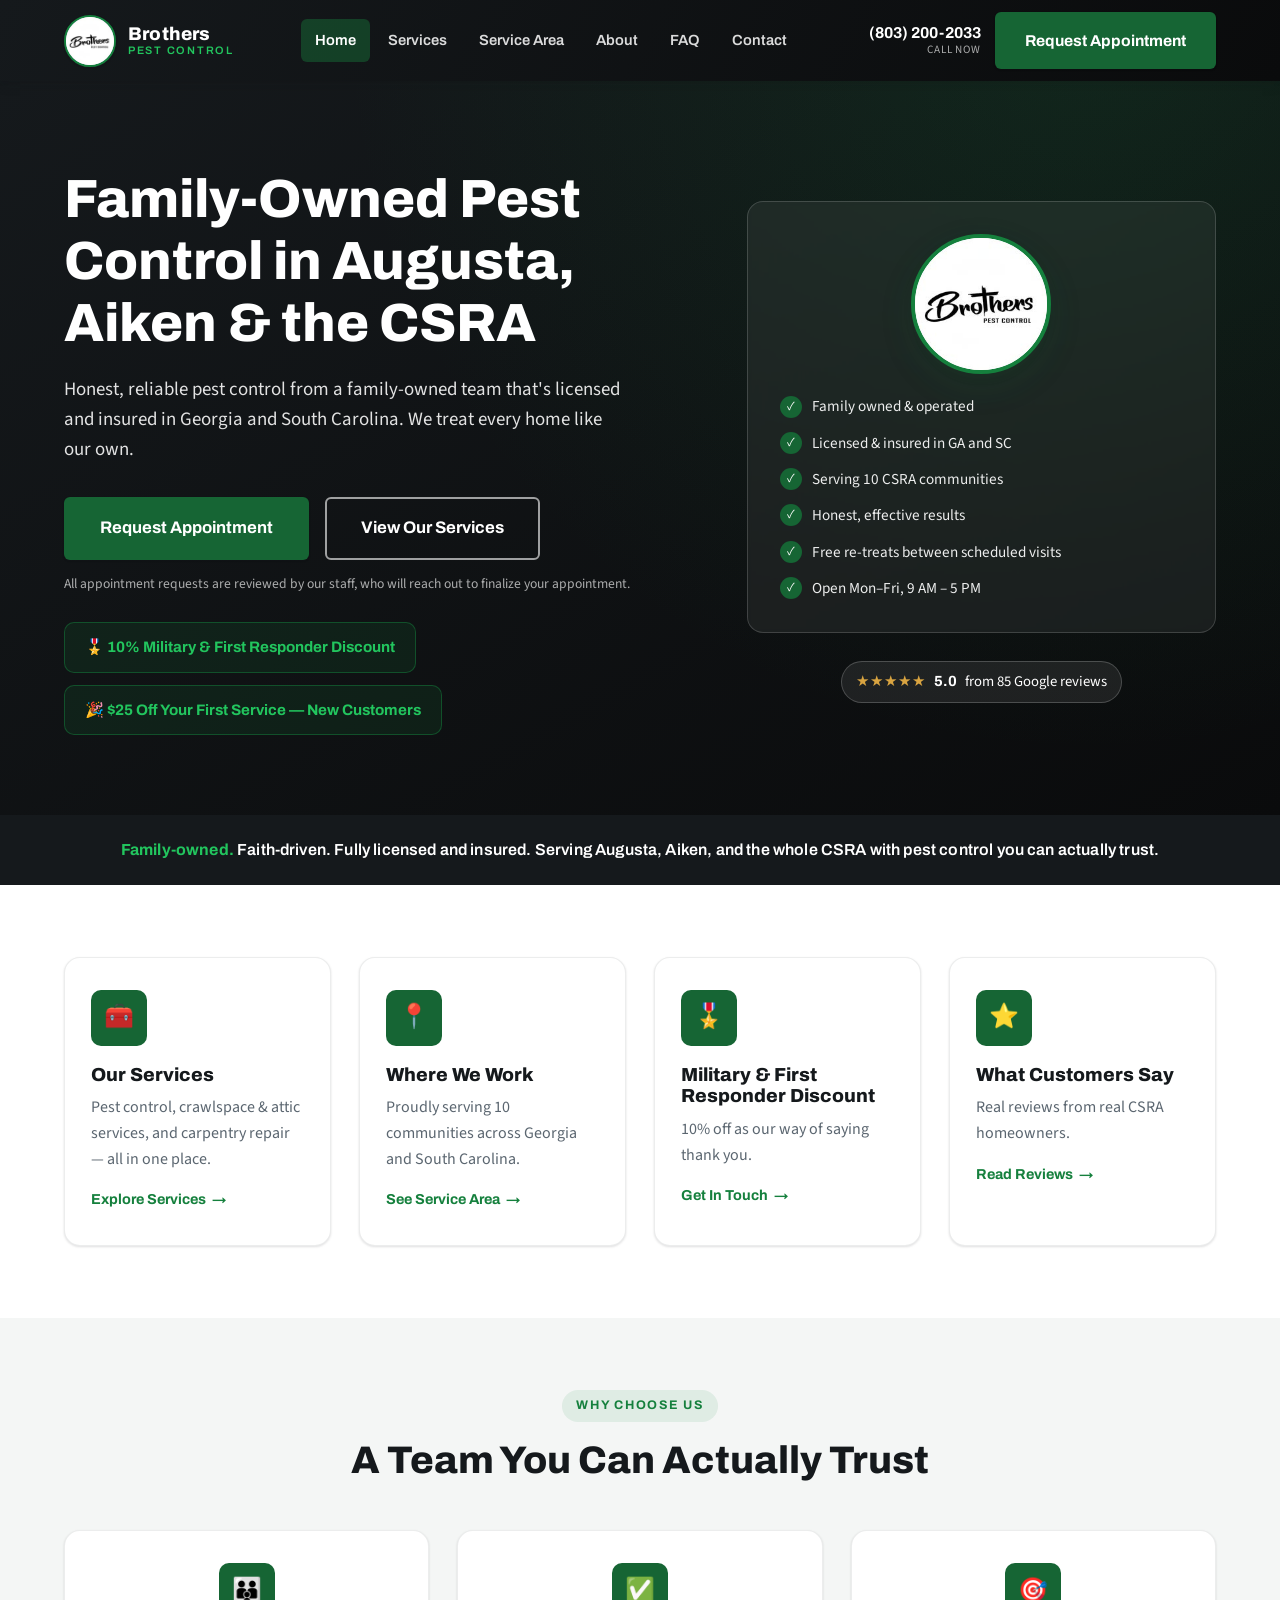
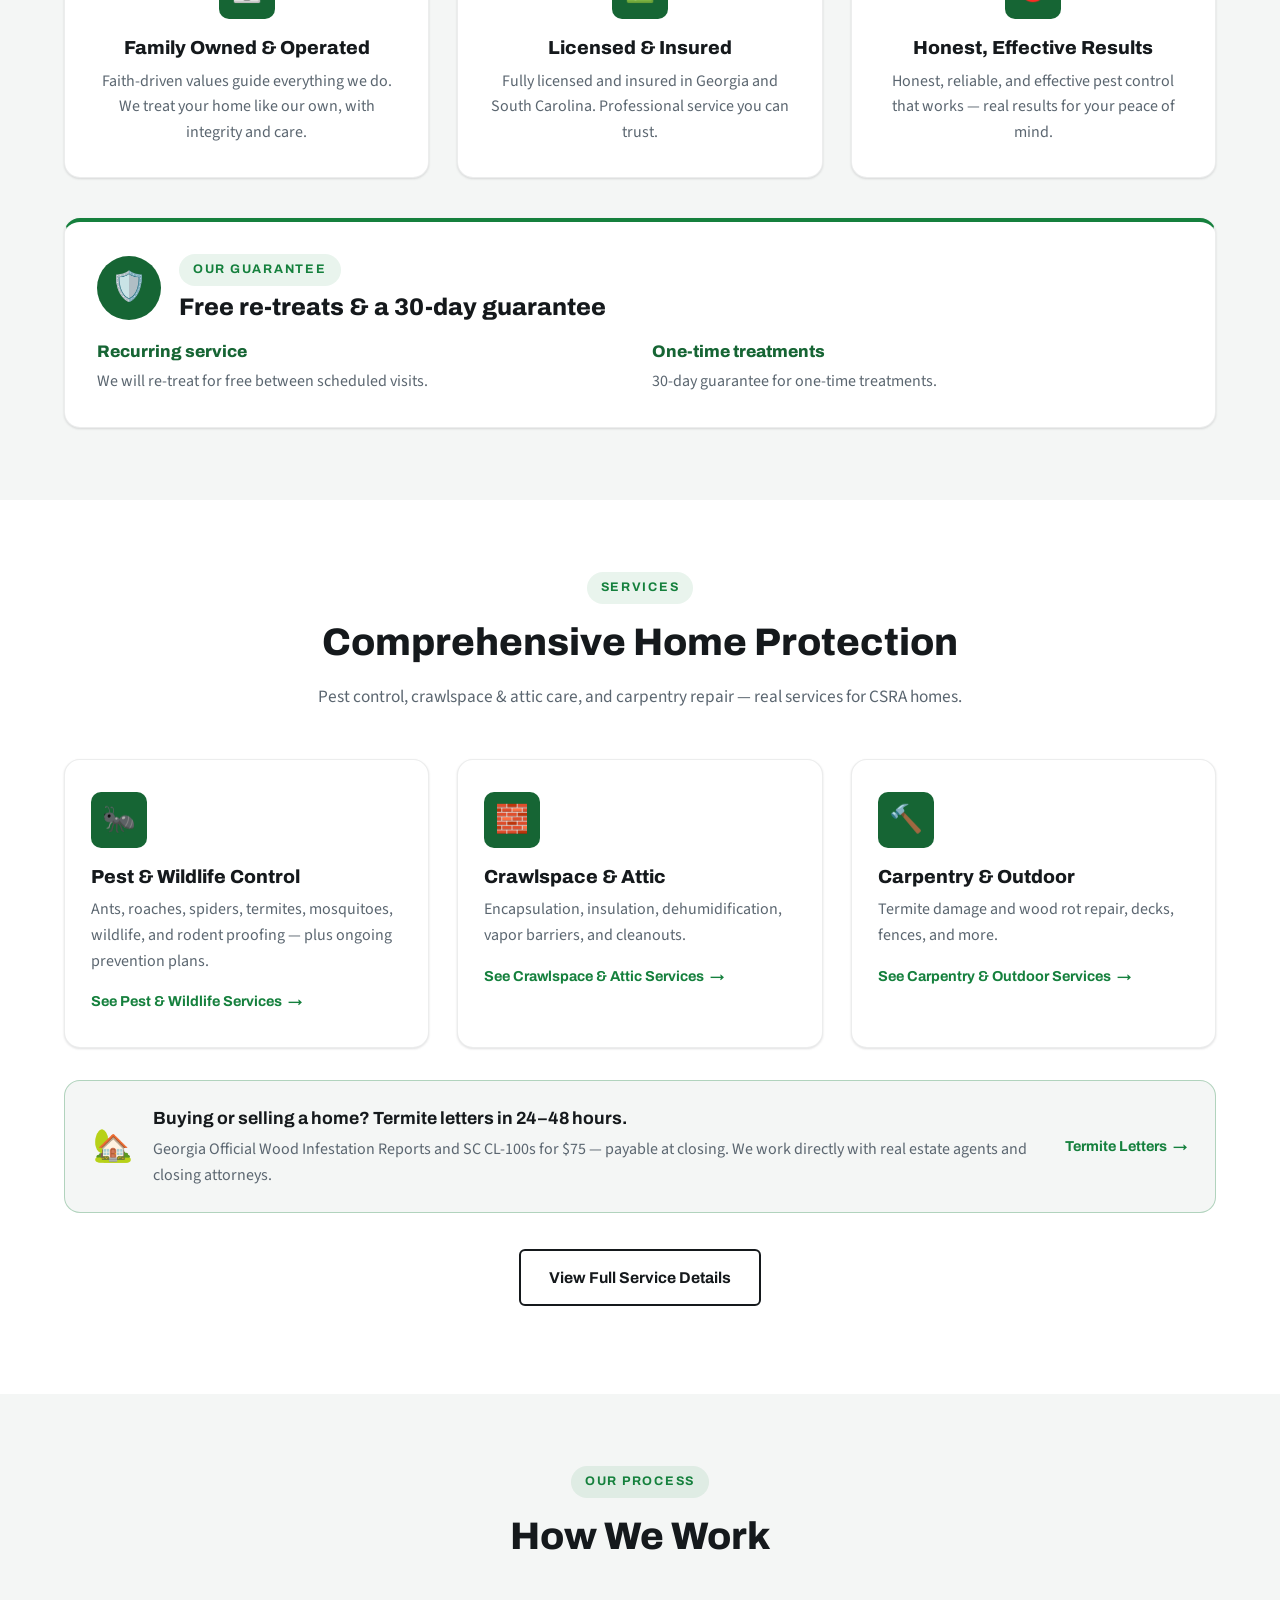
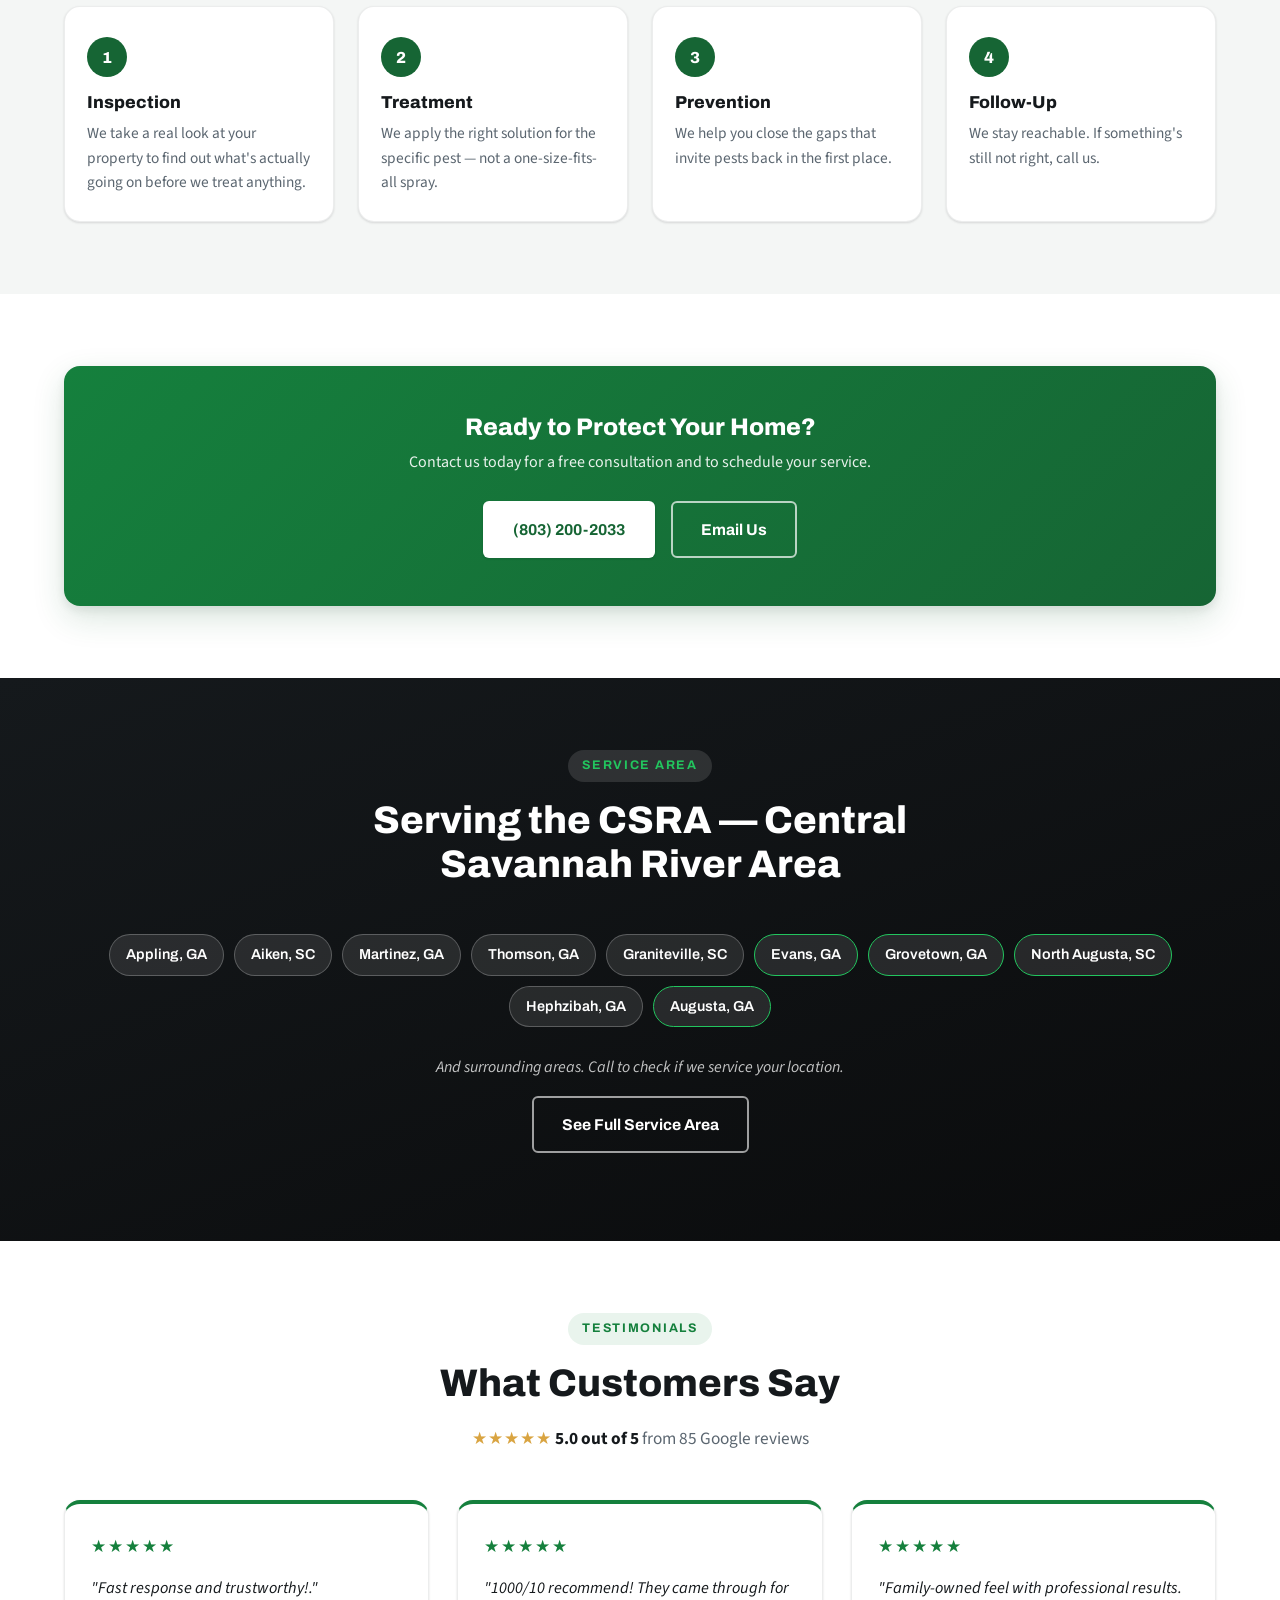
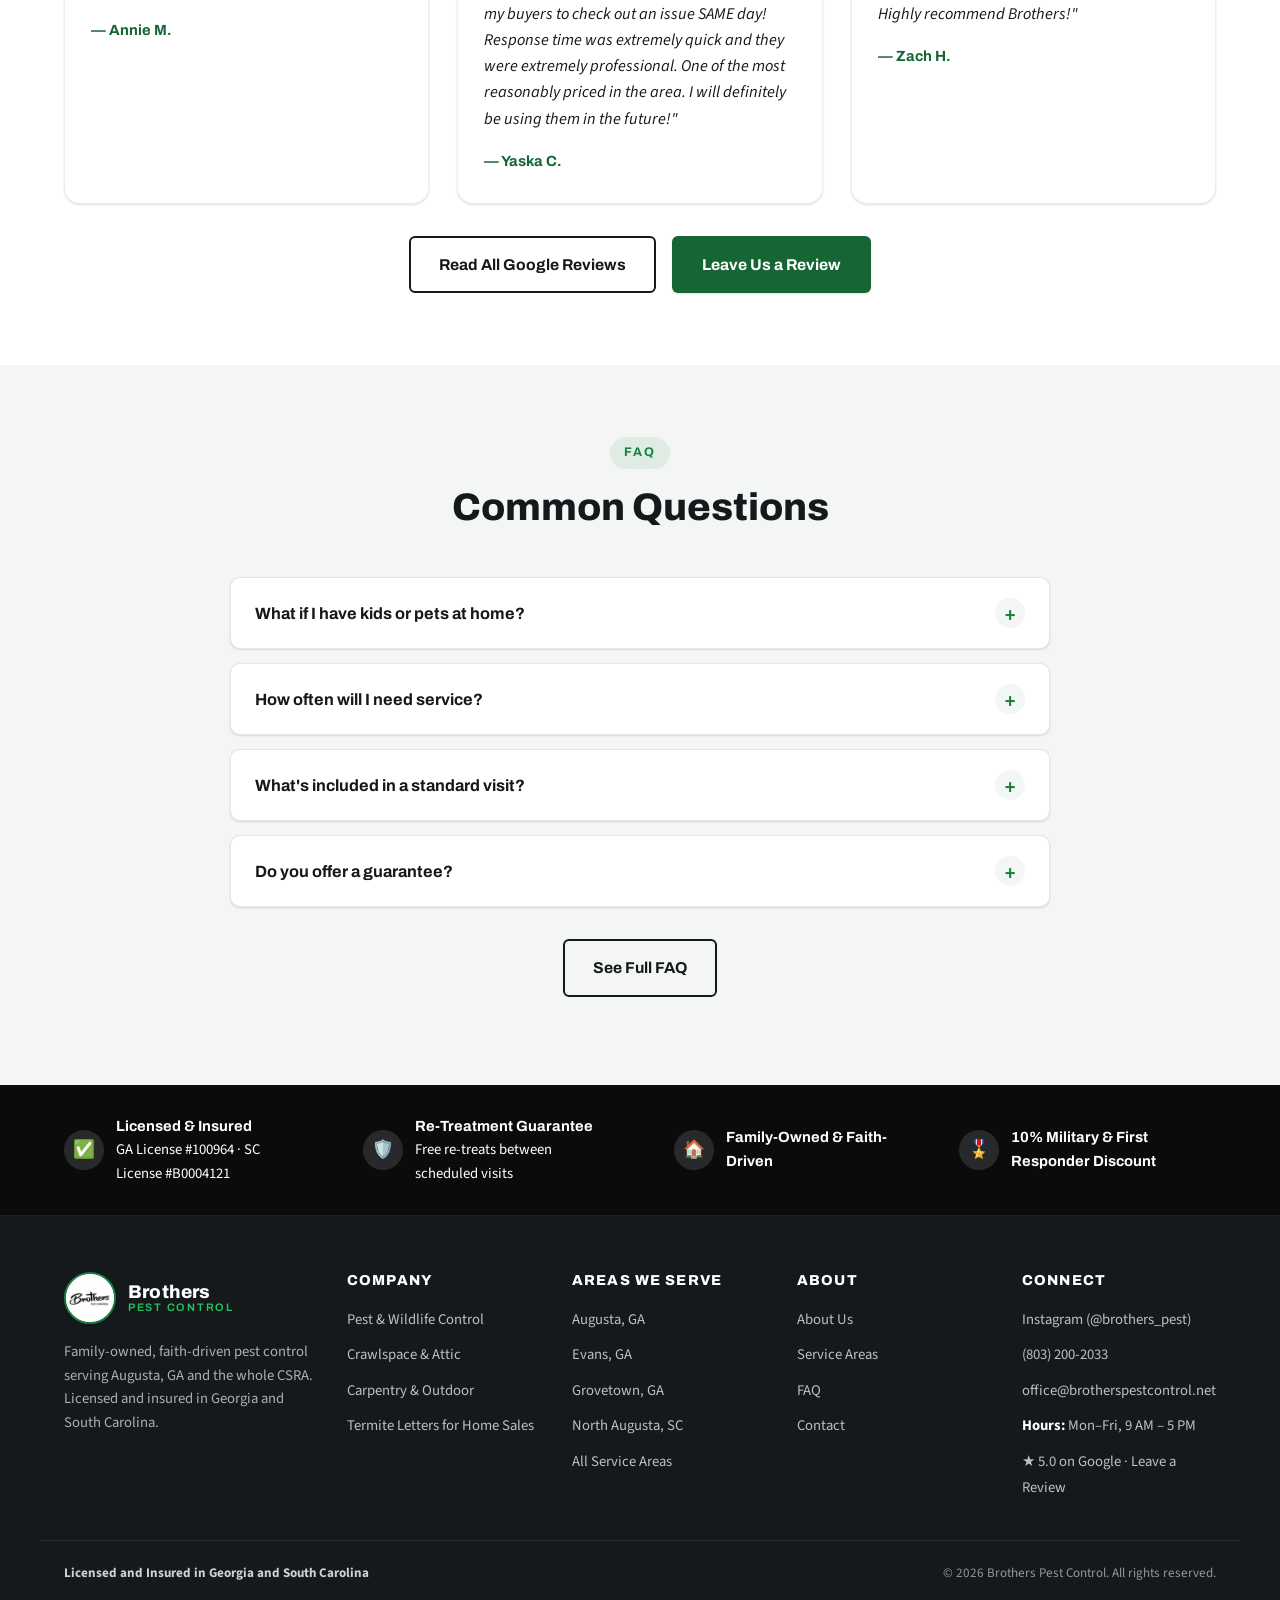
<file: docs/index.html>
<!DOCTYPE html>
<html lang="en">
<head>
<meta charset="UTF-8">
<meta name="viewport" content="width=device-width, initial-scale=1.0">
<title>Pest Control in Augusta, GA &amp; Aiken, SC | Brothers Pest Control</title>
<meta name="description" content="Family-owned pest control in Augusta, GA, Aiken, SC and the CSRA. Rated 5.0 stars from 85 Google reviews. Termite letters in 24–48 hours, crawlspace encapsulation, and free re-treats between scheduled visits.">
<link rel="icon" type="image/jpeg" href="assets/logo-badge.jpg">
<link rel="preconnect" href="https://fonts.googleapis.com">
<link rel="preconnect" href="https://fonts.gstatic.com" crossorigin>
<link href="https://fonts.googleapis.com/css2?family=Archivo:wght@500;600;700;800&family=Source+Sans+3:wght@400;600;700&display=swap" rel="stylesheet">
<link rel="stylesheet" href="styles.css?v=20261120-3">
<script type="application/ld+json">
{
  "@context": "https://schema.org",
  "@type": "HomeAndConstructionBusiness",
  "name": "Brothers Pest Control",
  "url": "https://www.brotherspestcontrol.net/",
  "logo": "https://www.brotherspestcontrol.net/assets/logo-badge.jpg",
  "telephone": "+1-803-200-2033",
  "email": "office@brotherspestcontrol.net",
  "description": "Family-owned pest control, termite, crawlspace and carpentry repair services licensed in Georgia and South Carolina.",
  "openingHoursSpecification": [{
    "@type": "OpeningHoursSpecification",
    "dayOfWeek": ["Monday","Tuesday","Wednesday","Thursday","Friday"],
    "opens": "09:00",
    "closes": "17:00"
  }],
  "areaServed": ["Augusta, GA","Evans, GA","Grovetown, GA","Martinez, GA","Appling, GA","Hephzibah, GA","Thomson, GA","North Augusta, SC","Aiken, SC","Graniteville, SC"],
  "sameAs": ["https://www.instagram.com/brothers_pest"]
}
</script>
</head>
<body>

<header class="site-header">
  <div class="header-inner">
    <a href="index.html" class="brand">
      <span class="brand-badge"><img src="assets/logo-badge.jpg" alt="Brothers Pest Control logo badge"></span>
      <span class="brand-word"><strong>Brothers</strong><span>Pest Control</span></span>
    </a>
    <nav class="main-nav" aria-label="Primary">
      <a href="index.html" aria-current="page">Home</a>
      <a href="services.html">Services</a>
      <a href="service-area.html">Service Area</a>
      <a href="about.html">About</a>
      <a href="faq.html">FAQ</a>
      <a href="contact.html">Contact</a>
    </nav>
    <div class="header-cta">
      <a href="tel:8032002033" class="header-phone">(803) 200-2033<small>Call Now</small></a>
      <a href="https://portal.gorilladesk.com/brospestcontrol/booking?fbclid=IwY2xjawTnX89wZG9mBWV4dG4DYWVtAjEwAGJyaWQRMUFJbFFKTzVnUlVubElSN3FzcnRjBmFwcF9pZBAyMjIwMzkxNzg4MjAwODkyAAEewezlgg4vY1GfRL_hwmaiOZm5tj9zatPW8vrMeHS6EONmKB9_aHTJDhF3_zY_aem_PuyCdJYUeGN5oBeG-N2Fog" class="btn btn-primary btn-header-cta" target="_blank" rel="noopener" aria-label="Request Appointment"><span class="full-label">Request Appointment</span><span class="short-label" aria-hidden="true">Request</span></a>
      <button class="nav-toggle" aria-label="Toggle menu" aria-expanded="false"><span></span><span></span><span></span></button>
    </div>
  </div>
</header>

<main>

  <!-- HERO -->
  <section class="hero">
    <div class="container hero-grid">
      <div class="hero-copy">
        <h1>Family-Owned Pest Control in Augusta, Aiken &amp; the CSRA</h1>
        <p class="lead">Honest, reliable pest control from a family-owned team that's licensed and insured in Georgia and South Carolina. We treat every home like our own.</p>
        <div class="btn-row">
          <a href="https://portal.gorilladesk.com/brospestcontrol/booking?fbclid=IwY2xjawTnX89wZG9mBWV4dG4DYWVtAjEwAGJyaWQRMUFJbFFKTzVnUlVubElSN3FzcnRjBmFwcF9pZBAyMjIwMzkxNzg4MjAwODkyAAEewezlgg4vY1GfRL_hwmaiOZm5tj9zatPW8vrMeHS6EONmKB9_aHTJDhF3_zY_aem_PuyCdJYUeGN5oBeG-N2Fog" class="btn btn-primary btn-lg" target="_blank" rel="noopener">Request Appointment</a>
          <a href="services.html" class="btn btn-secondary btn-lg">View Our Services</a>
        </div>
        <p class="disclaimer-note">All appointment requests are reviewed by our staff, who will reach out to finalize your appointment.</p>
        <div class="callout-row">
          <div class="discount-callout">🎖️ 10% Military &amp; First Responder Discount</div>
          <div class="discount-callout">🎉 $25 Off Your First Service — New Customers</div>
        </div>
      </div>
      <div class="hero-side">
      <div class="hero-media">
        <div class="hero-media-badge"><img src="assets/logo-badge.jpg" alt="Brothers Pest Control emblem"></div>
        <ul class="hero-media-list">
          <li>Family owned &amp; operated</li>
          <li>Licensed &amp; insured in GA and SC</li>
          <li>Serving 10 CSRA communities</li>
          <li>Honest, effective results</li>
          <li>Free re-treats between scheduled visits</li>
          <li>Open Mon–Fri, 9 AM – 5 PM</li>
        </ul>
      </div>
        <a class="rating-badge" href="https://www.google.com/search?q=Brothers+Pest+Control+(803)+200-2033" target="_blank" rel="noopener"><span class="rating-stars" aria-hidden="true">★★★★★</span><strong>5.0</strong> from 85 Google reviews</a>
      </div>
    </div>
  </section>

  <!-- VALUE PROP STRIP -->
  <div class="value-strip">
    <div class="container">
      <p><strong>Family-owned.</strong> Faith-driven. Fully licensed and insured. Serving Augusta, Aiken, and the whole CSRA with pest control you can actually trust.</p>
    </div>
  </div>

  <!-- QUICK LINK ROW -->
  <section class="section quick-links">
    <div class="container">
      <div class="grid grid-4">
        <a class="card" href="services.html">
          <span class="card-icon">🧰</span>
          <h3>Our Services</h3>
          <p>Pest control, crawlspace &amp; attic services, and carpentry repair — all in one place.</p>
          <span class="card-link">Explore Services</span>
        </a>
        <a class="card" href="service-area.html">
          <span class="card-icon">📍</span>
          <h3>Where We Work</h3>
          <p>Proudly serving 10 communities across Georgia and South Carolina.</p>
          <span class="card-link">See Service Area</span>
        </a>
        <a class="card" href="contact.html">
          <span class="card-icon">🎖️</span>
          <h3>Military &amp; First Responder Discount</h3>
          <p>10% off as our way of saying thank you.</p>
          <span class="card-link">Get In Touch</span>
        </a>
        <a class="card" href="#testimonials">
          <span class="card-icon">⭐</span>
          <h3>What Customers Say</h3>
          <p>Real reviews from real CSRA homeowners.</p>
          <span class="card-link">Read Reviews</span>
        </a>
      </div>
    </div>
  </section>

  <!-- WHY CHOOSE US (condensed) -->
  <section class="section section--fog">
    <div class="container">
      <div class="section-head">
        <span class="eyebrow">Why Choose Us</span>
        <h2>A Team You Can Actually Trust</h2>
      </div>
      <div class="grid grid-3">
        <div class="card pillar-card">
          <span class="card-icon">👪</span>
          <h3>Family Owned &amp; Operated</h3>
          <p>Faith-driven values guide everything we do. We treat your home like our own, with integrity and care.</p>
        </div>
        <div class="card pillar-card">
          <span class="card-icon">✅</span>
          <h3>Licensed &amp; Insured</h3>
          <p>Fully licensed and insured in Georgia and South Carolina. Professional service you can trust.</p>
        </div>
        <div class="card pillar-card">
          <span class="card-icon">🎯</span>
          <h3>Honest, Effective Results</h3>
          <p>Honest, reliable, and effective pest control that works — real results for your peace of mind.</p>
        </div>
      </div>
      <div class="guarantee-panel" id="guarantee">
        <div class="guarantee-head">
          <span class="guarantee-icon" aria-hidden="true">🛡️</span>
          <div>
            <span class="eyebrow">Our Guarantee</span>
            <h3>Free re-treats &amp; a 30-day guarantee</h3>
          </div>
        </div>
        <div class="guarantee-terms">
          <div>
            <h4>Recurring service</h4>
            <p>We will re-treat for free between scheduled visits.</p>
          </div>
          <div>
            <h4>One-time treatments</h4>
            <p>30-day guarantee for one-time treatments.</p>
          </div>
        </div>
      </div>
    </div>
  </section>

  <!-- SERVICES PREVIEW -->
  <section class="section">
    <div class="container">
      <div class="section-head">
        <span class="eyebrow">Services</span>
        <h2>Comprehensive Home Protection</h2>
        <p>Pest control, crawlspace &amp; attic care, and carpentry repair — real services for CSRA homes.</p>
      </div>
      <div class="grid grid-3">
        <a class="card service-card" href="services.html#pest-wildlife">
          <span class="card-icon">🐜</span>
          <h3>Pest &amp; Wildlife Control</h3>
          <p>Ants, roaches, spiders, termites, mosquitoes, wildlife, and rodent proofing — plus ongoing prevention plans.</p>
          <span class="card-link">See Pest &amp; Wildlife Services</span>
        </a>
        <a class="card service-card" href="services.html#crawlspace-attic">
          <span class="card-icon">🧱</span>
          <h3>Crawlspace &amp; Attic</h3>
          <p>Encapsulation, insulation, dehumidification, vapor barriers, and cleanouts.</p>
          <span class="card-link">See Crawlspace &amp; Attic Services</span>
        </a>
        <a class="card service-card" href="services.html#carpentry-outdoor">
          <span class="card-icon">🔨</span>
          <h3>Carpentry &amp; Outdoor</h3>
          <p>Termite damage and wood rot repair, decks, fences, and more.</p>
          <span class="card-link">See Carpentry &amp; Outdoor Services</span>
        </a>
      </div>
      <a class="feature-band" href="termite-letters.html">
        <span class="feature-band-icon" aria-hidden="true">🏡</span>
        <div class="feature-band-copy">
          <strong>Buying or selling a home? Termite letters in 24–48 hours.</strong>
          <span>Georgia Official Wood Infestation Reports and SC CL-100s for $75 — payable at closing. We work directly with real estate agents and closing attorneys.</span>
        </div>
        <span class="card-link">Termite Letters</span>
      </a>
      <p class="text-center" style="margin-top:36px;"><a href="services.html" class="btn btn-secondary">View Full Service Details</a></p>
    </div>
  </section>

  <!-- HOW WE WORK (condensed) -->
  <section class="section section--fog">
    <div class="container">
      <div class="section-head">
        <span class="eyebrow">Our Process</span>
        <h2>How We Work</h2>
      </div>
      <div class="process-steps">
        <div class="process-step">
          <h3>Inspection</h3>
          <p>We take a real look at your property to find out what's actually going on before we treat anything.</p>
        </div>
        <div class="process-step">
          <h3>Treatment</h3>
          <p>We apply the right solution for the specific pest — not a one-size-fits-all spray.</p>
        </div>
        <div class="process-step">
          <h3>Prevention</h3>
          <p>We help you close the gaps that invite pests back in the first place.</p>
        </div>
        <div class="process-step">
          <h3>Follow-Up</h3>
          <p>We stay reachable. If something's still not right, call us.</p>
        </div>
      </div>
    </div>
  </section>

  <!-- MID-PAGE CTA -->
  <section class="section">
    <div class="container">
      <div class="cta-banner">
        <h2>Ready to Protect Your Home?</h2>
        <p>Contact us today for a free consultation and to schedule your service.</p>
        <div class="btn-row" style="justify-content:center;">
          <a href="tel:8032002033" class="btn btn-primary">(803) 200-2033</a>
          <a href="mailto:office@brotherspestcontrol.net" class="btn btn-secondary">Email Us</a>
        </div>
      </div>
    </div>
  </section>

  <!-- SERVICE AREA PREVIEW -->
  <section class="section section--dark">
    <div class="container">
      <div class="section-head">
        <span class="eyebrow">Service Area</span>
        <h2>Serving the CSRA — Central Savannah River Area</h2>
      </div>
      <div class="area-compact-list">
        <span class="area-chip">Appling, GA</span>
        <span class="area-chip">Aiken, SC</span>
        <span class="area-chip">Martinez, GA</span>
        <span class="area-chip">Thomson, GA</span>
        <span class="area-chip">Graniteville, SC</span>
        <a class="area-chip area-chip--link" href="pest-control-evans-ga.html">Evans, GA</a>
        <a class="area-chip area-chip--link" href="pest-control-grovetown-ga.html">Grovetown, GA</a>
        <a class="area-chip area-chip--link" href="pest-control-north-augusta-sc.html">North Augusta, SC</a>
        <span class="area-chip">Hephzibah, GA</span>
        <a class="area-chip area-chip--link" href="pest-control-augusta-ga.html">Augusta, GA</a>
      </div>
      <p class="text-center" style="margin-top:28px; color:rgba(255,255,255,0.75);"><em>And surrounding areas. Call to check if we service your location.</em></p>
      <p class="text-center"><a href="service-area.html" class="btn btn-secondary">See Full Service Area</a></p>
    </div>
  </section>

  <!-- TESTIMONIALS -->
  <section class="section" id="testimonials">
    <div class="container">
      <div class="section-head">
        <span class="eyebrow">Testimonials</span>
        <h2>What Customers Say</h2>
        <p class="review-summary"><span class="rating-stars" aria-hidden="true">★★★★★</span> <strong>5.0 out of 5</strong> from 85 Google reviews</p>
      </div>
      <div class="testimonial-grid">
        <div class="testimonial-card">
          <div class="stars">★★★★★</div>
          <p class="quote">"Fast response and trustworthy!."</p>
          <div class="author">— Annie M.</div>
        </div>
        <div class="testimonial-card">
          <div class="stars">★★★★★</div>
          <p class="quote">"1000/10 recommend! They came through for my buyers to check out an issue SAME day! Response time was extremely quick and they were extremely professional. One of the most reasonably priced in the area. I will definitely be using them in the future!"</p>
          <div class="author">— Yaska C.</div>
        </div>
        <div class="testimonial-card">
          <div class="stars">★★★★★</div>
          <p class="quote">"Family-owned feel with professional results. Highly recommend Brothers!"</p>
          <div class="author">— Zach H.</div>
        </div>
      </div>
      <div class="btn-row review-actions">
        <a href="https://www.google.com/search?q=Brothers+Pest+Control+(803)+200-2033" class="btn btn-secondary" target="_blank" rel="noopener">Read All Google Reviews</a>
        <a href="https://www.google.com/search?q=Brothers+Pest+Control+(803)+200-2033" class="btn btn-primary" target="_blank" rel="noopener">Leave Us a Review</a>
      </div>
    </div>
  </section>

  <!-- FAQ PREVIEW -->
  <section class="section section--fog">
    <div class="container">
      <div class="section-head">
        <span class="eyebrow">FAQ</span>
        <h2>Common Questions</h2>
      </div>
      <div class="faq-list">
        <div class="faq-item" data-open="false">
          <button class="faq-question" aria-expanded="false">What if I have kids or pets at home?<span class="plus">+</span></button>
          <div class="faq-answer"><p>We use products and methods applied the way they're labeled and intended, and we're happy to walk you through what's being used at your home before we treat.</p></div>
        </div>
        <div class="faq-item" data-open="false">
          <button class="faq-question" aria-expanded="false">How often will I need service?<span class="plus">+</span></button>
          <div class="faq-answer"><p>It depends on what you're dealing with. Our preventative pest plans are built around ongoing visits to keep problems from coming back.</p></div>
        </div>
        <div class="faq-item" data-open="false">
          <button class="faq-question" aria-expanded="false">What's included in a standard visit?<span class="plus">+</span></button>
          <div class="faq-answer"><p>A standard visit generally includes an inspection of the affected areas, targeted treatment for the pest in question, and guidance on prevention.</p></div>
        </div>
        <div class="faq-item" data-open="false">
          <button class="faq-question" aria-expanded="false">Do you offer a guarantee?<span class="plus">+</span></button>
          <div class="faq-answer"><p>Yes. We will re-treat for free between scheduled visits. 30-day guarantee for one-time treatments.</p></div>
        </div>
      </div>
      <p class="text-center" style="margin-top:32px;"><a href="faq.html" class="btn btn-secondary">See Full FAQ</a></p>
    </div>
  </section>

</main>

<footer class="site-footer">
  <div class="trust-bar">
    <div class="container trust-bar-inner">
      <div class="trust-item"><span class="icon">✅</span><div><strong>Licensed &amp; Insured</strong>GA License #100964 · SC License #B0004121</div></div>
      <div class="trust-item"><span class="icon">🛡️</span><div><strong>Re-Treatment Guarantee</strong>Free re-treats between scheduled visits</div></div>
      <div class="trust-item"><span class="icon">🏠</span><div><strong>Family-Owned &amp; Faith-Driven</strong></div></div>
      <div class="trust-item"><span class="icon">🎖️</span><div><strong>10% Military &amp; First Responder Discount</strong></div></div>
    </div>
  </div>
  <div class="container footer-columns">
    <div class="footer-col footer-brand-col">
      <div class="footer-brand">
        <span class="brand-badge"><img src="assets/logo-badge.jpg" alt="Brothers Pest Control logo badge"></span>
        <span class="brand-word"><strong>Brothers</strong><span>Pest Control</span></span>
      </div>
      <p class="footer-desc">Family-owned, faith-driven pest control serving Augusta, GA and the whole CSRA. Licensed and insured in Georgia and South Carolina.</p>
    </div>
    <div class="footer-col">
      <h4>Company</h4>
      <ul>
        <li><a href="services.html#pest-wildlife">Pest &amp; Wildlife Control</a></li>
        <li><a href="services.html#crawlspace-attic">Crawlspace &amp; Attic</a></li>
        <li><a href="services.html#carpentry-outdoor">Carpentry &amp; Outdoor</a></li>
        <li><a href="termite-letters.html">Termite Letters for Home Sales</a></li>
      </ul>
    </div>
    <div class="footer-col">
      <h4>Areas We Serve</h4>
      <ul>
        <li><a href="pest-control-augusta-ga.html">Augusta, GA</a></li>
        <li><a href="pest-control-evans-ga.html">Evans, GA</a></li>
        <li><a href="pest-control-grovetown-ga.html">Grovetown, GA</a></li>
        <li><a href="pest-control-north-augusta-sc.html">North Augusta, SC</a></li>
        <li><a href="service-area.html">All Service Areas</a></li>
      </ul>
    </div>
    <div class="footer-col">
      <h4>About</h4>
      <ul>
        <li><a href="about.html">About Us</a></li>
        <li><a href="service-area.html">Service Areas</a></li>
        <li><a href="faq.html">FAQ</a></li>
        <li><a href="contact.html">Contact</a></li>
      </ul>
    </div>
    <div class="footer-col">
      <h4>Connect</h4>
      <ul>
        <li><a href="https://www.instagram.com/brothers_pest" target="_blank" rel="noopener">Instagram (@brothers_pest)</a></li>
        <li><a href="tel:8032002033">(803) 200-2033</a></li>
        <li><a href="mailto:office@brotherspestcontrol.net">office@brotherspestcontrol.net</a></li>
        <li><span class="footer-hours"><strong>Hours:</strong> Mon–Fri, 9 AM – 5 PM</span></li>
        <li><a href="https://www.google.com/search?q=Brothers+Pest+Control+(803)+200-2033" target="_blank" rel="noopener">★ 5.0 on Google · Leave a Review</a></li>
      </ul>
    </div>
  </div>
  <div class="container footer-bottom">
    <span><strong>Licensed and Insured in Georgia and South Carolina</strong></span>
    <span>&copy; 2026 Brothers Pest Control. All rights reserved.</span>
  </div>
</footer>

<script src="script.js"></script>
</body>
</html>
</file>
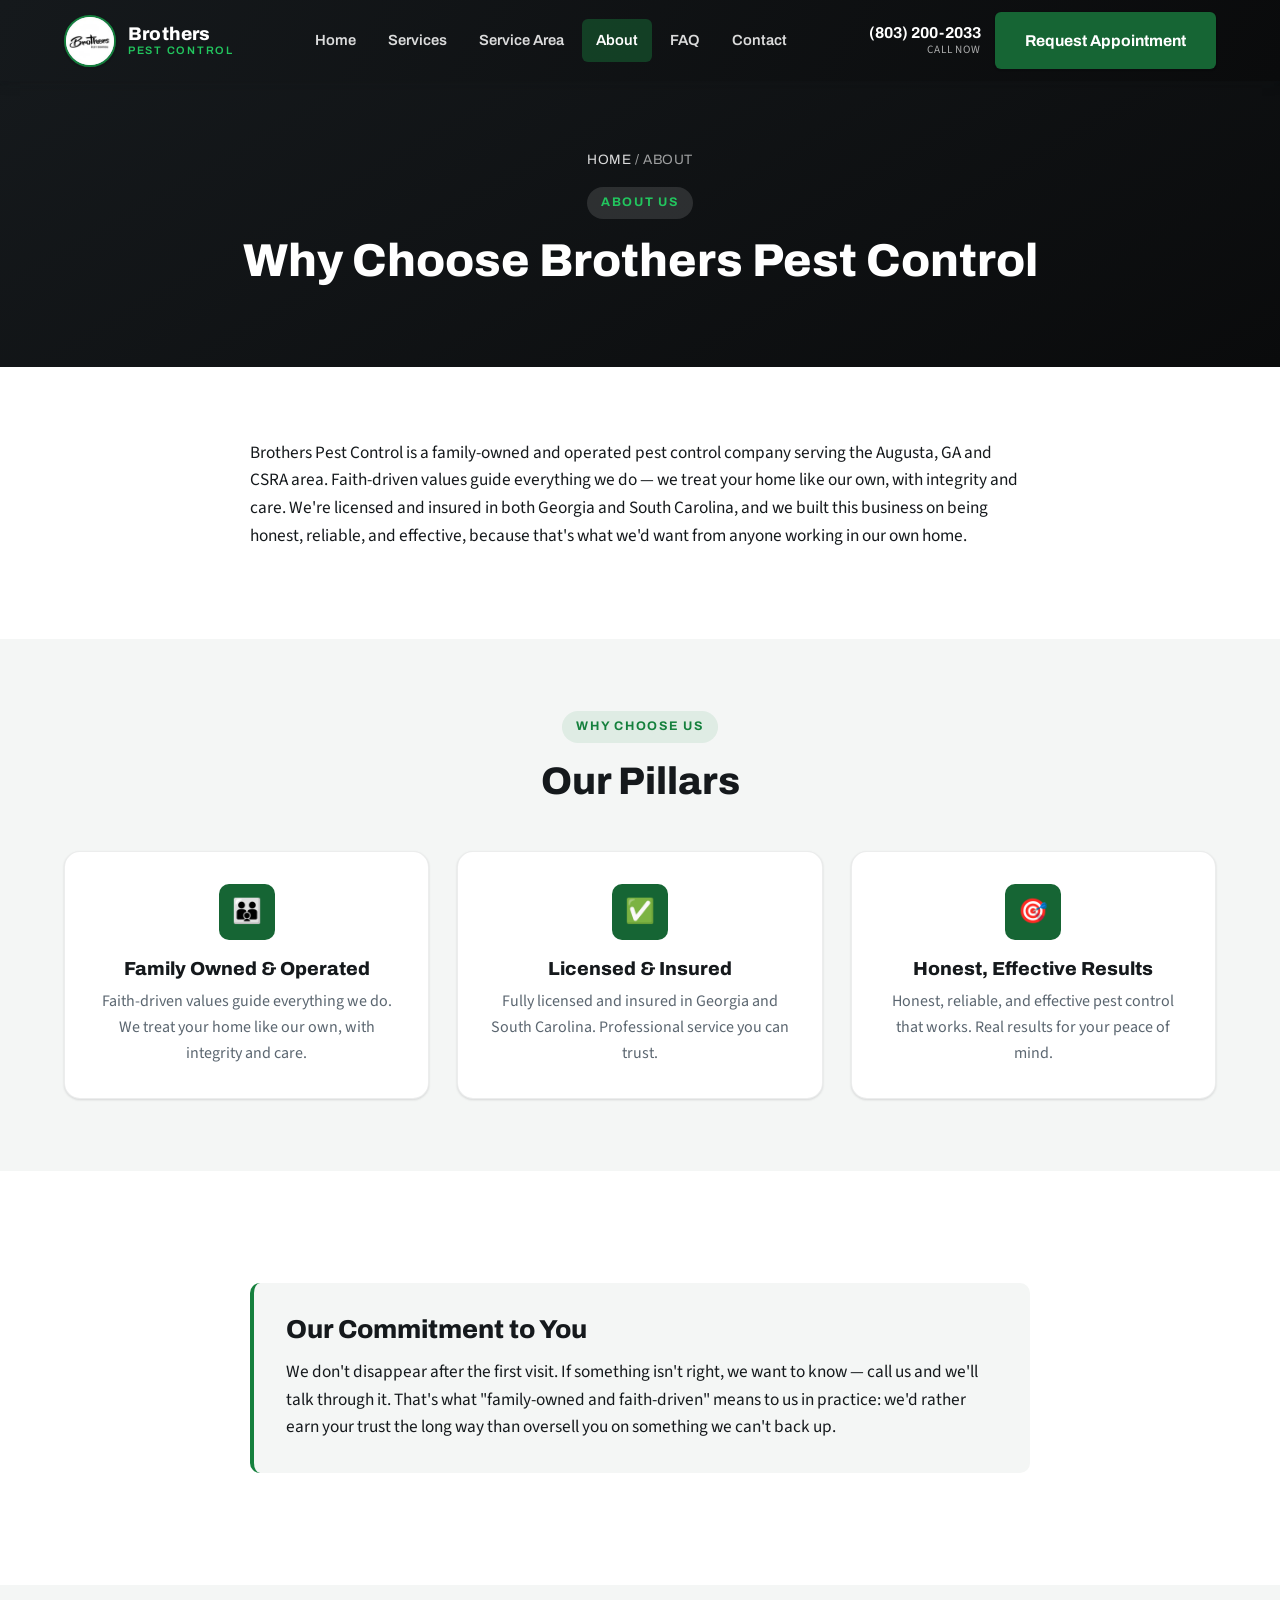
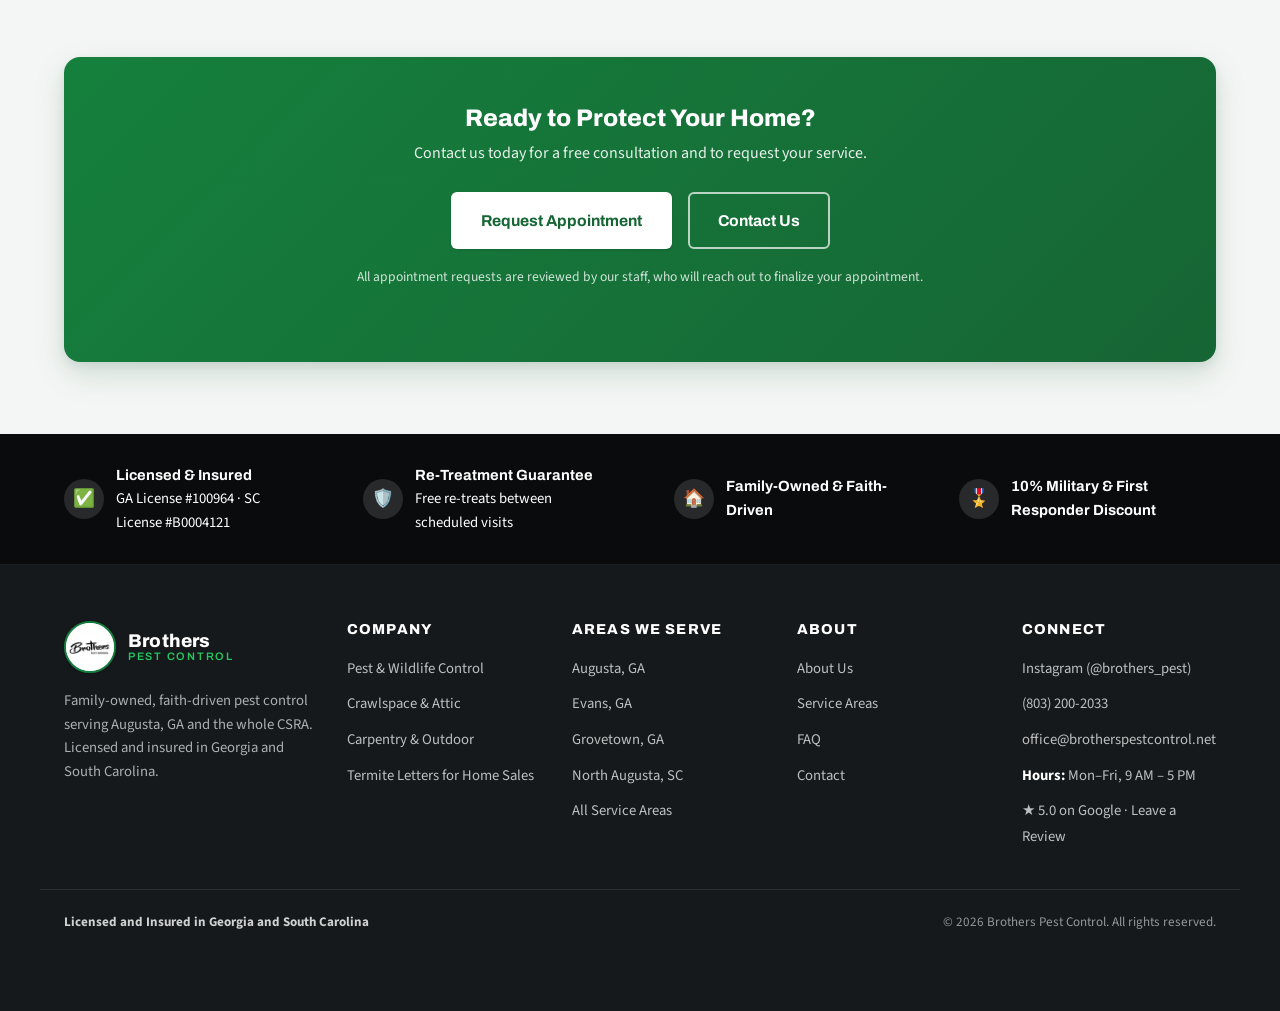
<file: docs/about.html>
<!DOCTYPE html>
<html lang="en">
<head>
<meta charset="UTF-8">
<meta name="viewport" content="width=device-width, initial-scale=1.0">
<title>About Us | Brothers Pest Control</title>
<meta name="description" content="Brothers Pest Control is a family-owned and operated pest control company serving Augusta, GA and the CSRA — faith-driven, licensed, and insured.">
<link rel="icon" type="image/jpeg" href="assets/logo-badge.jpg">
<link rel="preconnect" href="https://fonts.googleapis.com">
<link rel="preconnect" href="https://fonts.gstatic.com" crossorigin>
<link href="https://fonts.googleapis.com/css2?family=Archivo:wght@500;600;700;800&family=Source+Sans+3:wght@400;600;700&display=swap" rel="stylesheet">
<link rel="stylesheet" href="styles.css?v=20261120-3">
</head>
<body>

<header class="site-header">
  <div class="header-inner">
    <a href="index.html" class="brand">
      <span class="brand-badge"><img src="assets/logo-badge.jpg" alt="Brothers Pest Control logo badge"></span>
      <span class="brand-word"><strong>Brothers</strong><span>Pest Control</span></span>
    </a>
    <nav class="main-nav" aria-label="Primary">
      <a href="index.html">Home</a>
      <a href="services.html">Services</a>
      <a href="service-area.html">Service Area</a>
      <a href="about.html" aria-current="page">About</a>
      <a href="faq.html">FAQ</a>
      <a href="contact.html">Contact</a>
    </nav>
    <div class="header-cta">
      <a href="tel:8032002033" class="header-phone">(803) 200-2033<small>Call Now</small></a>
      <a href="https://portal.gorilladesk.com/brospestcontrol/booking?fbclid=IwY2xjawTnX89wZG9mBWV4dG4DYWVtAjEwAGJyaWQRMUFJbFFKTzVnUlVubElSN3FzcnRjBmFwcF9pZBAyMjIwMzkxNzg4MjAwODkyAAEewezlgg4vY1GfRL_hwmaiOZm5tj9zatPW8vrMeHS6EONmKB9_aHTJDhF3_zY_aem_PuyCdJYUeGN5oBeG-N2Fog" class="btn btn-primary btn-header-cta" target="_blank" rel="noopener" aria-label="Request Appointment"><span class="full-label">Request Appointment</span><span class="short-label" aria-hidden="true">Request</span></a>
      <button class="nav-toggle" aria-label="Toggle menu" aria-expanded="false"><span></span><span></span><span></span></button>
    </div>
  </div>
</header>

<main>

  <section class="page-header">
    <div class="container">
      <div class="breadcrumb"><a href="index.html">Home</a> / About</div>
      <span class="eyebrow">About Us</span>
      <h1>Why Choose Brothers Pest Control</h1>
    </div>
  </section>

  <section class="section">
    <div class="container">
      <div class="story-block">
        <p>Brothers Pest Control is a family-owned and operated pest control company serving the Augusta, GA and CSRA area. Faith-driven values guide everything we do — we treat your home like our own, with integrity and care. We're licensed and insured in both Georgia and South Carolina, and we built this business on being honest, reliable, and effective, because that's what we'd want from anyone working in our own home.</p>
      </div>
    </div>
  </section>

  <section class="section section--fog">
    <div class="container">
      <div class="section-head">
        <span class="eyebrow">Why Choose Us</span>
        <h2>Our Pillars</h2>
      </div>
      <div class="grid grid-3">
        <div class="card pillar-card">
          <span class="card-icon">👪</span>
          <h3>Family Owned &amp; Operated</h3>
          <p>Faith-driven values guide everything we do. We treat your home like our own, with integrity and care.</p>
        </div>
        <div class="card pillar-card">
          <span class="card-icon">✅</span>
          <h3>Licensed &amp; Insured</h3>
          <p>Fully licensed and insured in Georgia and South Carolina. Professional service you can trust.</p>
        </div>
        <div class="card pillar-card">
          <span class="card-icon">🎯</span>
          <h3>Honest, Effective Results</h3>
          <p>Honest, reliable, and effective pest control that works. Real results for your peace of mind.</p>
        </div>
      </div>
    </div>
  </section>

  <section class="section">
    <div class="container">
      <div class="story-block">
        <div class="commitment-block">
          <h2>Our Commitment to You</h2>
          <p style="margin:0;">We don't disappear after the first visit. If something isn't right, we want to know — call us and we'll talk through it. That's what "family-owned and faith-driven" means to us in practice: we'd rather earn your trust the long way than oversell you on something we can't back up.</p>
        </div>
      </div>
    </div>
  </section>

  <section class="section section--fog">
    <div class="container">
      <div class="cta-banner">
        <h2>Ready to Protect Your Home?</h2>
        <p>Contact us today for a free consultation and to request your service.</p>
        <div class="btn-row" style="justify-content:center;">
          <a href="https://portal.gorilladesk.com/brospestcontrol/booking?fbclid=IwY2xjawTnX89wZG9mBWV4dG4DYWVtAjEwAGJyaWQRMUFJbFFKTzVnUlVubElSN3FzcnRjBmFwcF9pZBAyMjIwMzkxNzg4MjAwODkyAAEewezlgg4vY1GfRL_hwmaiOZm5tj9zatPW8vrMeHS6EONmKB9_aHTJDhF3_zY_aem_PuyCdJYUeGN5oBeG-N2Fog" class="btn btn-primary" target="_blank" rel="noopener">Request Appointment</a>
          <a href="contact.html" class="btn btn-secondary">Contact Us</a>
        </div>
        <p class="disclaimer-note">All appointment requests are reviewed by our staff, who will reach out to finalize your appointment.</p>
      </div>
    </div>
  </section>

</main>

<footer class="site-footer">
  <div class="trust-bar">
    <div class="container trust-bar-inner">
      <div class="trust-item"><span class="icon">✅</span><div><strong>Licensed &amp; Insured</strong>GA License #100964 · SC License #B0004121</div></div>
      <div class="trust-item"><span class="icon">🛡️</span><div><strong>Re-Treatment Guarantee</strong>Free re-treats between scheduled visits</div></div>
      <div class="trust-item"><span class="icon">🏠</span><div><strong>Family-Owned &amp; Faith-Driven</strong></div></div>
      <div class="trust-item"><span class="icon">🎖️</span><div><strong>10% Military &amp; First Responder Discount</strong></div></div>
    </div>
  </div>
  <div class="container footer-columns">
    <div class="footer-col footer-brand-col">
      <div class="footer-brand">
        <span class="brand-badge"><img src="assets/logo-badge.jpg" alt="Brothers Pest Control logo badge"></span>
        <span class="brand-word"><strong>Brothers</strong><span>Pest Control</span></span>
      </div>
      <p class="footer-desc">Family-owned, faith-driven pest control serving Augusta, GA and the whole CSRA. Licensed and insured in Georgia and South Carolina.</p>
    </div>
    <div class="footer-col">
      <h4>Company</h4>
      <ul>
        <li><a href="services.html#pest-wildlife">Pest &amp; Wildlife Control</a></li>
        <li><a href="services.html#crawlspace-attic">Crawlspace &amp; Attic</a></li>
        <li><a href="services.html#carpentry-outdoor">Carpentry &amp; Outdoor</a></li>
        <li><a href="termite-letters.html">Termite Letters for Home Sales</a></li>
      </ul>
    </div>
    <div class="footer-col">
      <h4>Areas We Serve</h4>
      <ul>
        <li><a href="pest-control-augusta-ga.html">Augusta, GA</a></li>
        <li><a href="pest-control-evans-ga.html">Evans, GA</a></li>
        <li><a href="pest-control-grovetown-ga.html">Grovetown, GA</a></li>
        <li><a href="pest-control-north-augusta-sc.html">North Augusta, SC</a></li>
        <li><a href="service-area.html">All Service Areas</a></li>
      </ul>
    </div>
    <div class="footer-col">
      <h4>About</h4>
      <ul>
        <li><a href="about.html">About Us</a></li>
        <li><a href="service-area.html">Service Areas</a></li>
        <li><a href="faq.html">FAQ</a></li>
        <li><a href="contact.html">Contact</a></li>
      </ul>
    </div>
    <div class="footer-col">
      <h4>Connect</h4>
      <ul>
        <li><a href="https://www.instagram.com/brothers_pest" target="_blank" rel="noopener">Instagram (@brothers_pest)</a></li>
        <li><a href="tel:8032002033">(803) 200-2033</a></li>
        <li><a href="mailto:office@brotherspestcontrol.net">office@brotherspestcontrol.net</a></li>
        <li><span class="footer-hours"><strong>Hours:</strong> Mon–Fri, 9 AM – 5 PM</span></li>
        <li><a href="https://www.google.com/search?q=Brothers+Pest+Control+(803)+200-2033" target="_blank" rel="noopener">★ 5.0 on Google · Leave a Review</a></li>
      </ul>
    </div>
  </div>
  <div class="container footer-bottom">
    <span><strong>Licensed and Insured in Georgia and South Carolina</strong></span>
    <span>&copy; 2026 Brothers Pest Control. All rights reserved.</span>
  </div>
</footer>

<script src="script.js"></script>
</body>
</html>
</file>
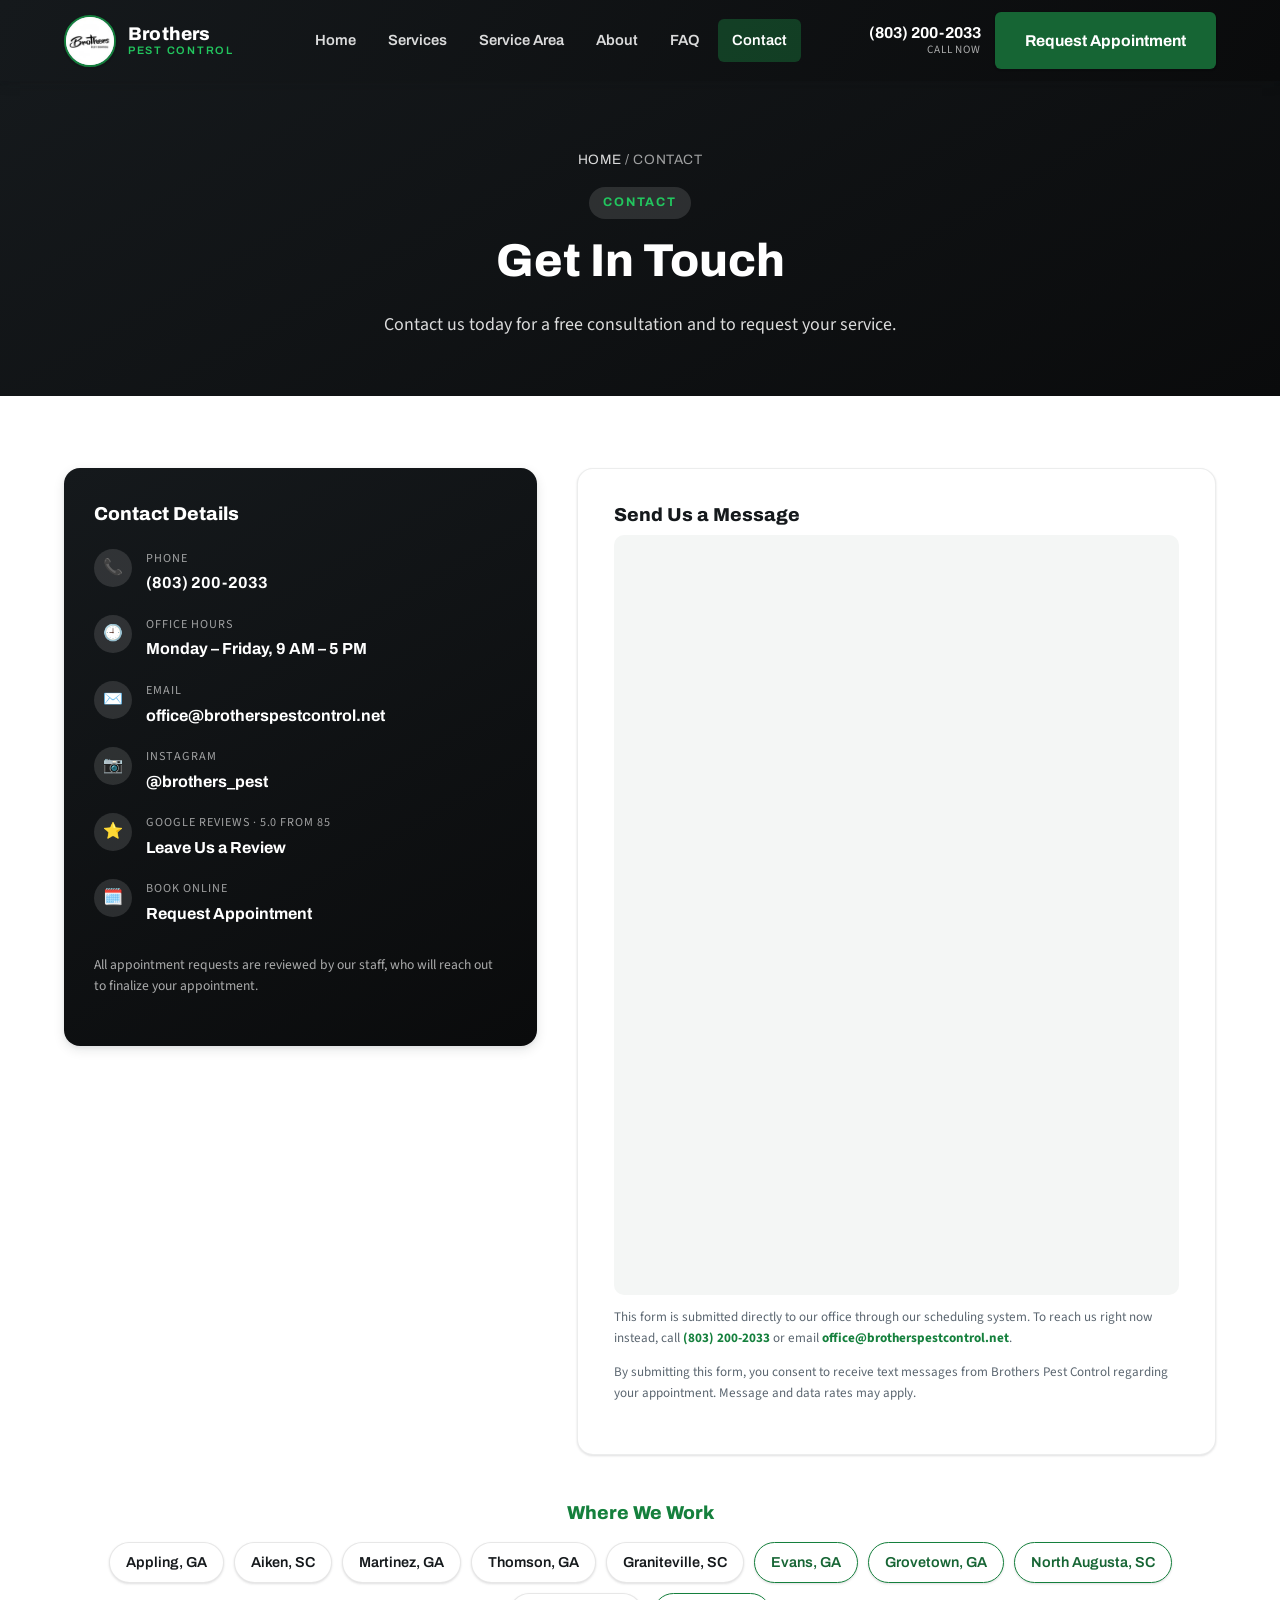
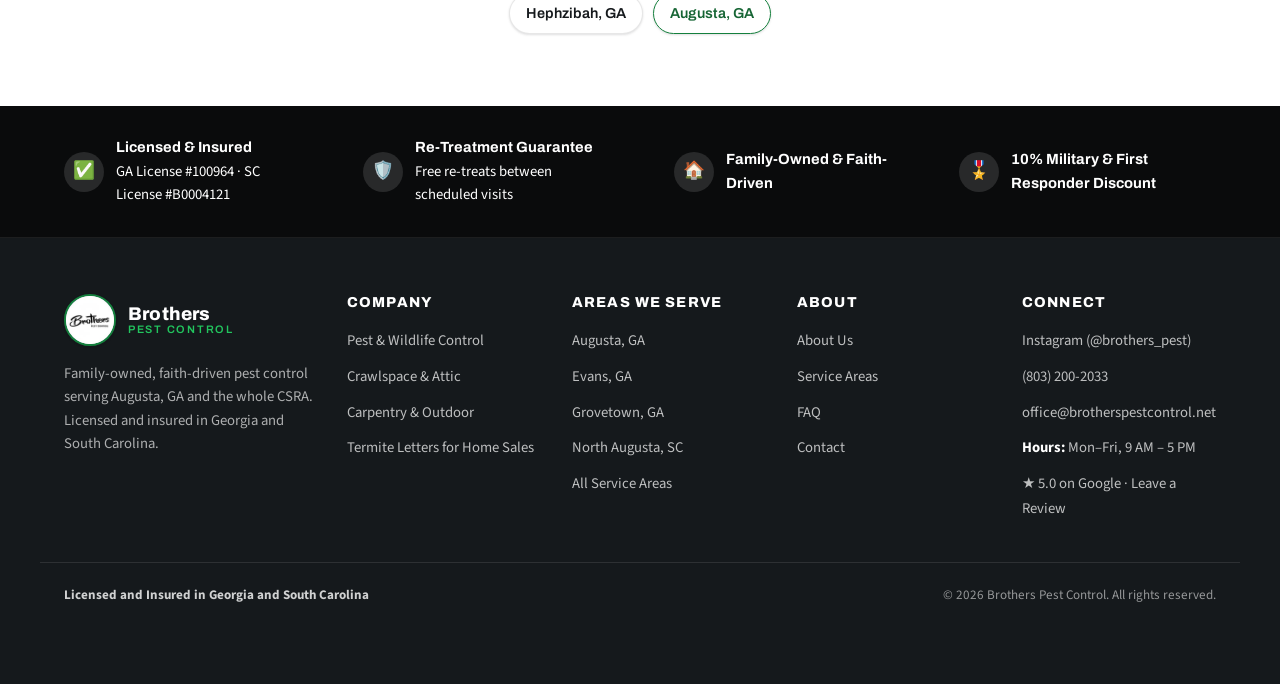
<file: docs/contact.html>
<!DOCTYPE html>
<html lang="en">
<head>
<meta charset="UTF-8">
<meta name="viewport" content="width=device-width, initial-scale=1.0">
<title>Contact Us | Brothers Pest Control</title>
<meta name="description" content="Contact Brothers Pest Control today for a free consultation and to request your service. Call, email, or request an appointment online. Open Monday–Friday, 9 AM – 5 PM.">
<link rel="icon" type="image/jpeg" href="assets/logo-badge.jpg">
<link rel="preconnect" href="https://fonts.googleapis.com">
<link rel="preconnect" href="https://fonts.gstatic.com" crossorigin>
<link href="https://fonts.googleapis.com/css2?family=Archivo:wght@500;600;700;800&family=Source+Sans+3:wght@400;600;700&display=swap" rel="stylesheet">
<link rel="stylesheet" href="styles.css?v=20261120-3">
</head>
<body>

<header class="site-header">
  <div class="header-inner">
    <a href="index.html" class="brand">
      <span class="brand-badge"><img src="assets/logo-badge.jpg" alt="Brothers Pest Control logo badge"></span>
      <span class="brand-word"><strong>Brothers</strong><span>Pest Control</span></span>
    </a>
    <nav class="main-nav" aria-label="Primary">
      <a href="index.html">Home</a>
      <a href="services.html">Services</a>
      <a href="service-area.html">Service Area</a>
      <a href="about.html">About</a>
      <a href="faq.html">FAQ</a>
      <a href="contact.html" aria-current="page">Contact</a>
    </nav>
    <div class="header-cta">
      <a href="tel:8032002033" class="header-phone">(803) 200-2033<small>Call Now</small></a>
      <a href="https://portal.gorilladesk.com/brospestcontrol/booking?fbclid=IwY2xjawTnX89wZG9mBWV4dG4DYWVtAjEwAGJyaWQRMUFJbFFKTzVnUlVubElSN3FzcnRjBmFwcF9pZBAyMjIwMzkxNzg4MjAwODkyAAEewezlgg4vY1GfRL_hwmaiOZm5tj9zatPW8vrMeHS6EONmKB9_aHTJDhF3_zY_aem_PuyCdJYUeGN5oBeG-N2Fog" class="btn btn-primary btn-header-cta" target="_blank" rel="noopener" aria-label="Request Appointment"><span class="full-label">Request Appointment</span><span class="short-label" aria-hidden="true">Request</span></a>
      <button class="nav-toggle" aria-label="Toggle menu" aria-expanded="false"><span></span><span></span><span></span></button>
    </div>
  </div>
</header>

<main>

  <section class="page-header">
    <div class="container">
      <div class="breadcrumb"><a href="index.html">Home</a> / Contact</div>
      <span class="eyebrow">Contact</span>
      <h1>Get In Touch</h1>
      <p>Contact us today for a free consultation and to request your service.</p>
    </div>
  </section>

  <section class="section">
    <div class="container">
      <div class="contact-grid">

        <div class="contact-info-card">
          <h3>Contact Details</h3>
          <ul class="contact-info-list">
            <li>
              <span class="icon">📞</span>
              <div><small>Phone</small><a href="tel:8032002033">(803) 200-2033</a></div>
            </li>
            <li>
              <span class="icon">🕘</span>
              <div><small>Office Hours</small><span class="value">Monday – Friday, 9 AM – 5 PM</span></div>
            </li>
            <li>
              <span class="icon">✉️</span>
              <div><small>Email</small><a href="mailto:office@brotherspestcontrol.net">office@brotherspestcontrol.net</a></div>
            </li>
            <li>
              <span class="icon">📷</span>
              <div><small>Instagram</small><a href="https://www.instagram.com/brothers_pest" target="_blank" rel="noopener">@brothers_pest</a></div>
            </li>
            <li>
              <span class="icon">⭐</span>
              <div><small>Google Reviews · 5.0 from 85</small><a href="https://www.google.com/search?q=Brothers+Pest+Control+(803)+200-2033" target="_blank" rel="noopener">Leave Us a Review</a></div>
            </li>
            <li>
              <span class="icon">🗓️</span>
              <div><small>Book Online</small><a href="https://portal.gorilladesk.com/brospestcontrol/booking?fbclid=IwY2xjawTnX89wZG9mBWV4dG4DYWVtAjEwAGJyaWQRMUFJbFFKTzVnUlVubElSN3FzcnRjBmFwcF9pZBAyMjIwMzkxNzg4MjAwODkyAAEewezlgg4vY1GfRL_hwmaiOZm5tj9zatPW8vrMeHS6EONmKB9_aHTJDhF3_zY_aem_PuyCdJYUeGN5oBeG-N2Fog" target="_blank" rel="noopener">Request Appointment</a></div>
            </li>
          </ul>
          <p class="disclaimer-note">All appointment requests are reviewed by our staff, who will reach out to finalize your appointment.</p>
        </div>

        <div class="contact-form-card">
          <h3>Send Us a Message</h3>
          <div class="gorilladesk-embed">
            <iframe
              src="https://portal-embed-v3.gorilladesk.com/?screen=contact&account_id=84078403&embed_form=true&customer_token=&embed_form_type=portal"
              title="Brothers Pest Control contact form"
              loading="lazy"
              referrerpolicy="no-referrer-when-downgrade"></iframe>
          </div>
          <p class="form-note">This form is submitted directly to our office through our scheduling system. To reach us right now instead, call <a href="tel:8032002033" style="color:var(--accent-green); font-weight:700;">(803) 200-2033</a> or email <a href="mailto:office@brotherspestcontrol.net" style="color:var(--accent-green); font-weight:700;">office@brotherspestcontrol.net</a>.</p>
          <p class="form-note">By submitting this form, you consent to receive text messages from Brothers Pest Control regarding your appointment. Message and data rates may apply.</p>
        </div>

      </div>

      <div class="map-list">
        <h3>Where We Work</h3>
        <div class="area-compact-list on-light">
          <span class="area-chip">Appling, GA</span>
          <span class="area-chip">Aiken, SC</span>
          <span class="area-chip">Martinez, GA</span>
          <span class="area-chip">Thomson, GA</span>
          <span class="area-chip">Graniteville, SC</span>
          <a class="area-chip area-chip--link" href="pest-control-evans-ga.html">Evans, GA</a>
          <a class="area-chip area-chip--link" href="pest-control-grovetown-ga.html">Grovetown, GA</a>
          <a class="area-chip area-chip--link" href="pest-control-north-augusta-sc.html">North Augusta, SC</a>
          <span class="area-chip">Hephzibah, GA</span>
          <a class="area-chip area-chip--link" href="pest-control-augusta-ga.html">Augusta, GA</a>
        </div>
      </div>
    </div>
  </section>

</main>

<footer class="site-footer">
  <div class="trust-bar">
    <div class="container trust-bar-inner">
      <div class="trust-item"><span class="icon">✅</span><div><strong>Licensed &amp; Insured</strong>GA License #100964 · SC License #B0004121</div></div>
      <div class="trust-item"><span class="icon">🛡️</span><div><strong>Re-Treatment Guarantee</strong>Free re-treats between scheduled visits</div></div>
      <div class="trust-item"><span class="icon">🏠</span><div><strong>Family-Owned &amp; Faith-Driven</strong></div></div>
      <div class="trust-item"><span class="icon">🎖️</span><div><strong>10% Military &amp; First Responder Discount</strong></div></div>
    </div>
  </div>
  <div class="container footer-columns">
    <div class="footer-col footer-brand-col">
      <div class="footer-brand">
        <span class="brand-badge"><img src="assets/logo-badge.jpg" alt="Brothers Pest Control logo badge"></span>
        <span class="brand-word"><strong>Brothers</strong><span>Pest Control</span></span>
      </div>
      <p class="footer-desc">Family-owned, faith-driven pest control serving Augusta, GA and the whole CSRA. Licensed and insured in Georgia and South Carolina.</p>
    </div>
    <div class="footer-col">
      <h4>Company</h4>
      <ul>
        <li><a href="services.html#pest-wildlife">Pest &amp; Wildlife Control</a></li>
        <li><a href="services.html#crawlspace-attic">Crawlspace &amp; Attic</a></li>
        <li><a href="services.html#carpentry-outdoor">Carpentry &amp; Outdoor</a></li>
        <li><a href="termite-letters.html">Termite Letters for Home Sales</a></li>
      </ul>
    </div>
    <div class="footer-col">
      <h4>Areas We Serve</h4>
      <ul>
        <li><a href="pest-control-augusta-ga.html">Augusta, GA</a></li>
        <li><a href="pest-control-evans-ga.html">Evans, GA</a></li>
        <li><a href="pest-control-grovetown-ga.html">Grovetown, GA</a></li>
        <li><a href="pest-control-north-augusta-sc.html">North Augusta, SC</a></li>
        <li><a href="service-area.html">All Service Areas</a></li>
      </ul>
    </div>
    <div class="footer-col">
      <h4>About</h4>
      <ul>
        <li><a href="about.html">About Us</a></li>
        <li><a href="service-area.html">Service Areas</a></li>
        <li><a href="faq.html">FAQ</a></li>
        <li><a href="contact.html">Contact</a></li>
      </ul>
    </div>
    <div class="footer-col">
      <h4>Connect</h4>
      <ul>
        <li><a href="https://www.instagram.com/brothers_pest" target="_blank" rel="noopener">Instagram (@brothers_pest)</a></li>
        <li><a href="tel:8032002033">(803) 200-2033</a></li>
        <li><a href="mailto:office@brotherspestcontrol.net">office@brotherspestcontrol.net</a></li>
        <li><span class="footer-hours"><strong>Hours:</strong> Mon–Fri, 9 AM – 5 PM</span></li>
        <li><a href="https://www.google.com/search?q=Brothers+Pest+Control+(803)+200-2033" target="_blank" rel="noopener">★ 5.0 on Google · Leave a Review</a></li>
      </ul>
    </div>
  </div>
  <div class="container footer-bottom">
    <span><strong>Licensed and Insured in Georgia and South Carolina</strong></span>
    <span>&copy; 2026 Brothers Pest Control. All rights reserved.</span>
  </div>
</footer>

<script src="script.js"></script>
</body>
</html>
</file>
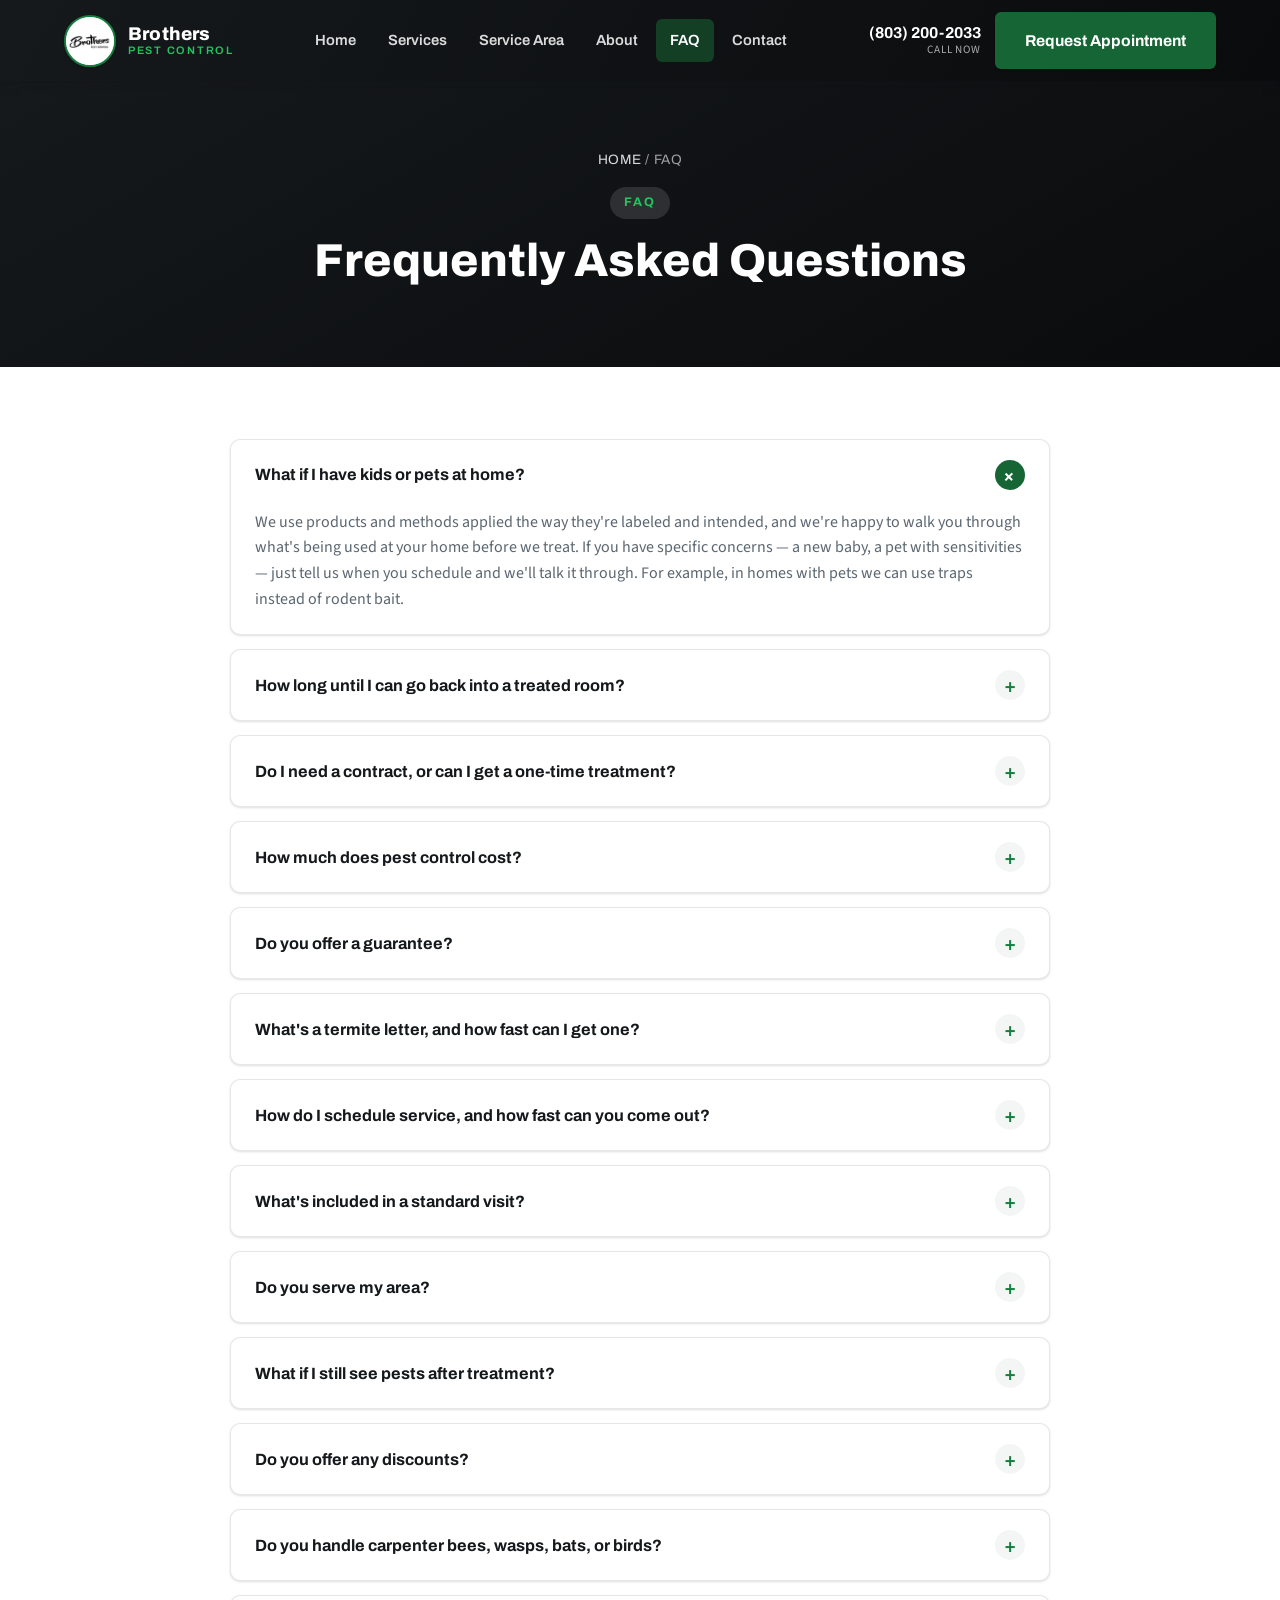
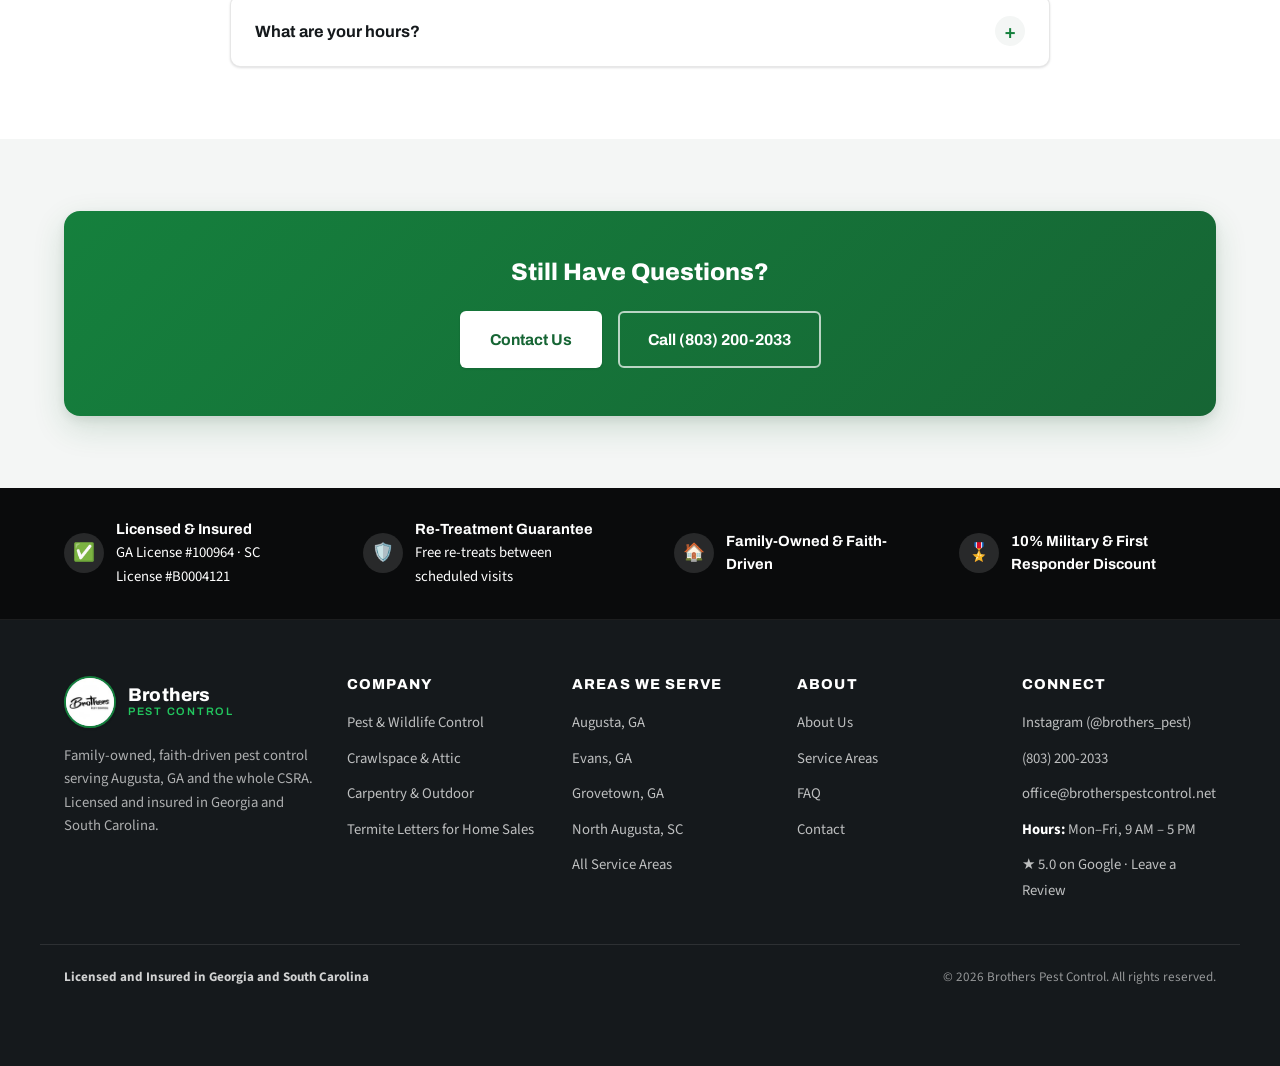
<file: docs/faq.html>
<!DOCTYPE html>
<html lang="en">
<head>
<meta charset="UTF-8">
<meta name="viewport" content="width=device-width, initial-scale=1.0">
<title>Pest Control FAQ | Brothers Pest Control, Augusta GA</title>
<meta name="description" content="Answers to common pest control questions: treating homes with kids and pets, how soon you can re-enter a treated room, contracts vs. one-time service, pricing, our guarantee, and termite letters.">
<link rel="icon" type="image/jpeg" href="assets/logo-badge.jpg">
<link rel="preconnect" href="https://fonts.googleapis.com">
<link rel="preconnect" href="https://fonts.gstatic.com" crossorigin>
<link href="https://fonts.googleapis.com/css2?family=Archivo:wght@500;600;700;800&family=Source+Sans+3:wght@400;600;700&display=swap" rel="stylesheet">
<link rel="stylesheet" href="styles.css?v=20261120-3">
</head>
<body>

<header class="site-header">
  <div class="header-inner">
    <a href="index.html" class="brand">
      <span class="brand-badge"><img src="assets/logo-badge.jpg" alt="Brothers Pest Control logo badge"></span>
      <span class="brand-word"><strong>Brothers</strong><span>Pest Control</span></span>
    </a>
    <nav class="main-nav" aria-label="Primary">
      <a href="index.html">Home</a>
      <a href="services.html">Services</a>
      <a href="service-area.html">Service Area</a>
      <a href="about.html">About</a>
      <a href="faq.html" aria-current="page">FAQ</a>
      <a href="contact.html">Contact</a>
    </nav>
    <div class="header-cta">
      <a href="tel:8032002033" class="header-phone">(803) 200-2033<small>Call Now</small></a>
      <a href="https://portal.gorilladesk.com/brospestcontrol/booking?fbclid=IwY2xjawTnX89wZG9mBWV4dG4DYWVtAjEwAGJyaWQRMUFJbFFKTzVnUlVubElSN3FzcnRjBmFwcF9pZBAyMjIwMzkxNzg4MjAwODkyAAEewezlgg4vY1GfRL_hwmaiOZm5tj9zatPW8vrMeHS6EONmKB9_aHTJDhF3_zY_aem_PuyCdJYUeGN5oBeG-N2Fog" class="btn btn-primary btn-header-cta" target="_blank" rel="noopener" aria-label="Request Appointment"><span class="full-label">Request Appointment</span><span class="short-label" aria-hidden="true">Request</span></a>
      <button class="nav-toggle" aria-label="Toggle menu" aria-expanded="false"><span></span><span></span><span></span></button>
    </div>
  </div>
</header>

<main>

  <section class="page-header">
    <div class="container">
      <div class="breadcrumb"><a href="index.html">Home</a> / FAQ</div>
      <span class="eyebrow">FAQ</span>
      <h1>Frequently Asked Questions</h1>
    </div>
  </section>

  <section class="section">
    <div class="container">
      <div class="faq-list">
        <div class="faq-item" data-open="true">
          <button class="faq-question" aria-expanded="true">What if I have kids or pets at home?<span class="plus">+</span></button>
          <div class="faq-answer"><p>We use products and methods applied the way they're labeled and intended, and we're happy to walk you through what's being used at your home before we treat. If you have specific concerns — a new baby, a pet with sensitivities — just tell us when you schedule and we'll talk it through. For example, in homes with pets we can use traps instead of rodent bait.</p></div>
        </div>
        <div class="faq-item" data-open="false">
          <button class="faq-question" aria-expanded="false">How long until I can go back into a treated room?<span class="plus">+</span></button>
          <div class="faq-answer"><p>Usually within about 30 minutes, once the treatment has fully dried. Your technician will tell you the exact time for the product used, and we always follow the product label.</p></div>
        </div>
        <div class="faq-item" data-open="false">
          <button class="faq-question" aria-expanded="false">Do I need a contract, or can I get a one-time treatment?<span class="plus">+</span></button>
          <div class="faq-answer"><p>Either one. We offer ongoing service plans and one-time treatments. Because we're a smaller, family-owned company, we have the flexibility to work with you on what your home actually needs.</p></div>
        </div>
        <div class="faq-item" data-open="false">
          <button class="faq-question" aria-expanded="false">How much does pest control cost?<span class="plus">+</span></button>
          <div class="faq-answer"><p>Regular quarterly pest control starts around $85 per quarter. Termite letters for home sales are $75 and can be paid at closing. Crawlspace work and larger jobs are priced with a free estimate. New customers get $25 off their first service.</p></div>
        </div>
        <div class="faq-item" data-open="false">
          <button class="faq-question" aria-expanded="false">Do you offer a guarantee?<span class="plus">+</span></button>
          <div class="faq-answer"><p>Yes. We will re-treat for free between scheduled visits. 30-day guarantee for one-time treatments.</p></div>
        </div>
        <div class="faq-item" data-open="false">
          <button class="faq-question" aria-expanded="false">What's a termite letter, and how fast can I get one?<span class="plus">+</span></button>
          <div class="faq-answer"><p>A termite letter is the official wood-destroying insect report many home sales require — the Georgia Official Wood Infestation Report or South Carolina's CL-100. We provide both, usually within 24–48 hours, for $75 payable at closing if needed. <a href="termite-letters.html" class="inline-link">More about termite letters</a>.</p></div>
        </div>
        <div class="faq-item" data-open="false">
          <button class="faq-question" aria-expanded="false">How do I schedule service, and how fast can you come out?<span class="plus">+</span></button>
          <div class="faq-answer"><p>The easiest way is to book online through our scheduling link, or call us directly at (803) 200-2033. As a family-run team, we'll work with you to find a time that fits your schedule.</p></div>
        </div>
        <div class="faq-item" data-open="false">
          <button class="faq-question" aria-expanded="false">What's included in a standard visit?<span class="plus">+</span></button>
          <div class="faq-answer"><p>It depends on what you're dealing with — a standard visit generally includes an inspection of the affected areas, targeted treatment for the pest in question, and guidance on prevention. If you're on one of our preventative pest plans, ongoing visits are built around keeping things from coming back.</p></div>
        </div>
        <div class="faq-item" data-open="false">
          <button class="faq-question" aria-expanded="false">Do you serve my area?<span class="plus">+</span></button>
          <div class="faq-answer"><p>We serve Appling, Martinez, Thomson, Grovetown, Hephzibah, Augusta, and Evans in Georgia, and Aiken, Graniteville, and North Augusta in South Carolina — plus surrounding areas. Call us and we'll confirm whether we cover your address. See our local pages for <a href="pest-control-augusta-ga.html" class="inline-link">Augusta</a>, <a href="pest-control-evans-ga.html" class="inline-link">Evans</a>, <a href="pest-control-grovetown-ga.html" class="inline-link">Grovetown</a>, and <a href="pest-control-north-augusta-sc.html" class="inline-link">North Augusta</a>.</p></div>
        </div>
        <div class="faq-item" data-open="false">
          <button class="faq-question" aria-expanded="false">What if I still see pests after treatment?<span class="plus">+</span></button>
          <div class="faq-answer"><p>Give us a call. Pest activity can take a little time to fully clear, and if something's still not right, we want to hear about it — that's part of doing this the honest way. We will re-treat for free between scheduled visits. We also offer a 30-day guarantee for one-time treatments.</p></div>
        </div>
        <div class="faq-item" data-open="false">
          <button class="faq-question" aria-expanded="false">Do you offer any discounts?<span class="plus">+</span></button>
          <div class="faq-answer"><p>Yes — active-duty military, veterans, and first responders receive 10% off service as our way of saying thank you. New customers also get $25 off their first service.</p></div>
        </div>
        <div class="faq-item" data-open="false">
          <button class="faq-question" aria-expanded="false">Do you handle carpenter bees, wasps, bats, or birds?<span class="plus">+</span></button>
          <div class="faq-answer"><p>Yes. Along with everyday pests, we treat carpenter bees and wasps, do bat exclusion and bird nest removal, and provide termite pretreatments for new construction.</p></div>
        </div>
        <div class="faq-item" data-open="false">
          <button class="faq-question" aria-expanded="false">What are your hours?<span class="plus">+</span></button>
          <div class="faq-answer"><p>Our office is open Monday through Friday, 9 AM to 5 PM. You can request an appointment online any time, and our staff will reach out to confirm.</p></div>
        </div>
      </div>
    </div>
  </section>

  <section class="section section--fog">
    <div class="container">
      <div class="cta-banner">
        <h2>Still Have Questions?</h2>
        <div class="btn-row" style="justify-content:center;">
          <a href="contact.html" class="btn btn-primary">Contact Us</a>
          <a href="tel:8032002033" class="btn btn-secondary">Call (803) 200-2033</a>
        </div>
      </div>
    </div>
  </section>

</main>

<footer class="site-footer">
  <div class="trust-bar">
    <div class="container trust-bar-inner">
      <div class="trust-item"><span class="icon">✅</span><div><strong>Licensed &amp; Insured</strong>GA License #100964 · SC License #B0004121</div></div>
      <div class="trust-item"><span class="icon">🛡️</span><div><strong>Re-Treatment Guarantee</strong>Free re-treats between scheduled visits</div></div>
      <div class="trust-item"><span class="icon">🏠</span><div><strong>Family-Owned &amp; Faith-Driven</strong></div></div>
      <div class="trust-item"><span class="icon">🎖️</span><div><strong>10% Military &amp; First Responder Discount</strong></div></div>
    </div>
  </div>
  <div class="container footer-columns">
    <div class="footer-col footer-brand-col">
      <div class="footer-brand">
        <span class="brand-badge"><img src="assets/logo-badge.jpg" alt="Brothers Pest Control logo badge"></span>
        <span class="brand-word"><strong>Brothers</strong><span>Pest Control</span></span>
      </div>
      <p class="footer-desc">Family-owned, faith-driven pest control serving Augusta, GA and the whole CSRA. Licensed and insured in Georgia and South Carolina.</p>
    </div>
    <div class="footer-col">
      <h4>Company</h4>
      <ul>
        <li><a href="services.html#pest-wildlife">Pest &amp; Wildlife Control</a></li>
        <li><a href="services.html#crawlspace-attic">Crawlspace &amp; Attic</a></li>
        <li><a href="services.html#carpentry-outdoor">Carpentry &amp; Outdoor</a></li>
        <li><a href="termite-letters.html">Termite Letters for Home Sales</a></li>
      </ul>
    </div>
    <div class="footer-col">
      <h4>Areas We Serve</h4>
      <ul>
        <li><a href="pest-control-augusta-ga.html">Augusta, GA</a></li>
        <li><a href="pest-control-evans-ga.html">Evans, GA</a></li>
        <li><a href="pest-control-grovetown-ga.html">Grovetown, GA</a></li>
        <li><a href="pest-control-north-augusta-sc.html">North Augusta, SC</a></li>
        <li><a href="service-area.html">All Service Areas</a></li>
      </ul>
    </div>
    <div class="footer-col">
      <h4>About</h4>
      <ul>
        <li><a href="about.html">About Us</a></li>
        <li><a href="service-area.html">Service Areas</a></li>
        <li><a href="faq.html">FAQ</a></li>
        <li><a href="contact.html">Contact</a></li>
      </ul>
    </div>
    <div class="footer-col">
      <h4>Connect</h4>
      <ul>
        <li><a href="https://www.instagram.com/brothers_pest" target="_blank" rel="noopener">Instagram (@brothers_pest)</a></li>
        <li><a href="tel:8032002033">(803) 200-2033</a></li>
        <li><a href="mailto:office@brotherspestcontrol.net">office@brotherspestcontrol.net</a></li>
        <li><span class="footer-hours"><strong>Hours:</strong> Mon–Fri, 9 AM – 5 PM</span></li>
        <li><a href="https://www.google.com/search?q=Brothers+Pest+Control+(803)+200-2033" target="_blank" rel="noopener">★ 5.0 on Google · Leave a Review</a></li>
      </ul>
    </div>
  </div>
  <div class="container footer-bottom">
    <span><strong>Licensed and Insured in Georgia and South Carolina</strong></span>
    <span>&copy; 2026 Brothers Pest Control. All rights reserved.</span>
  </div>
</footer>

<script src="script.js"></script>
</body>
</html>
</file>
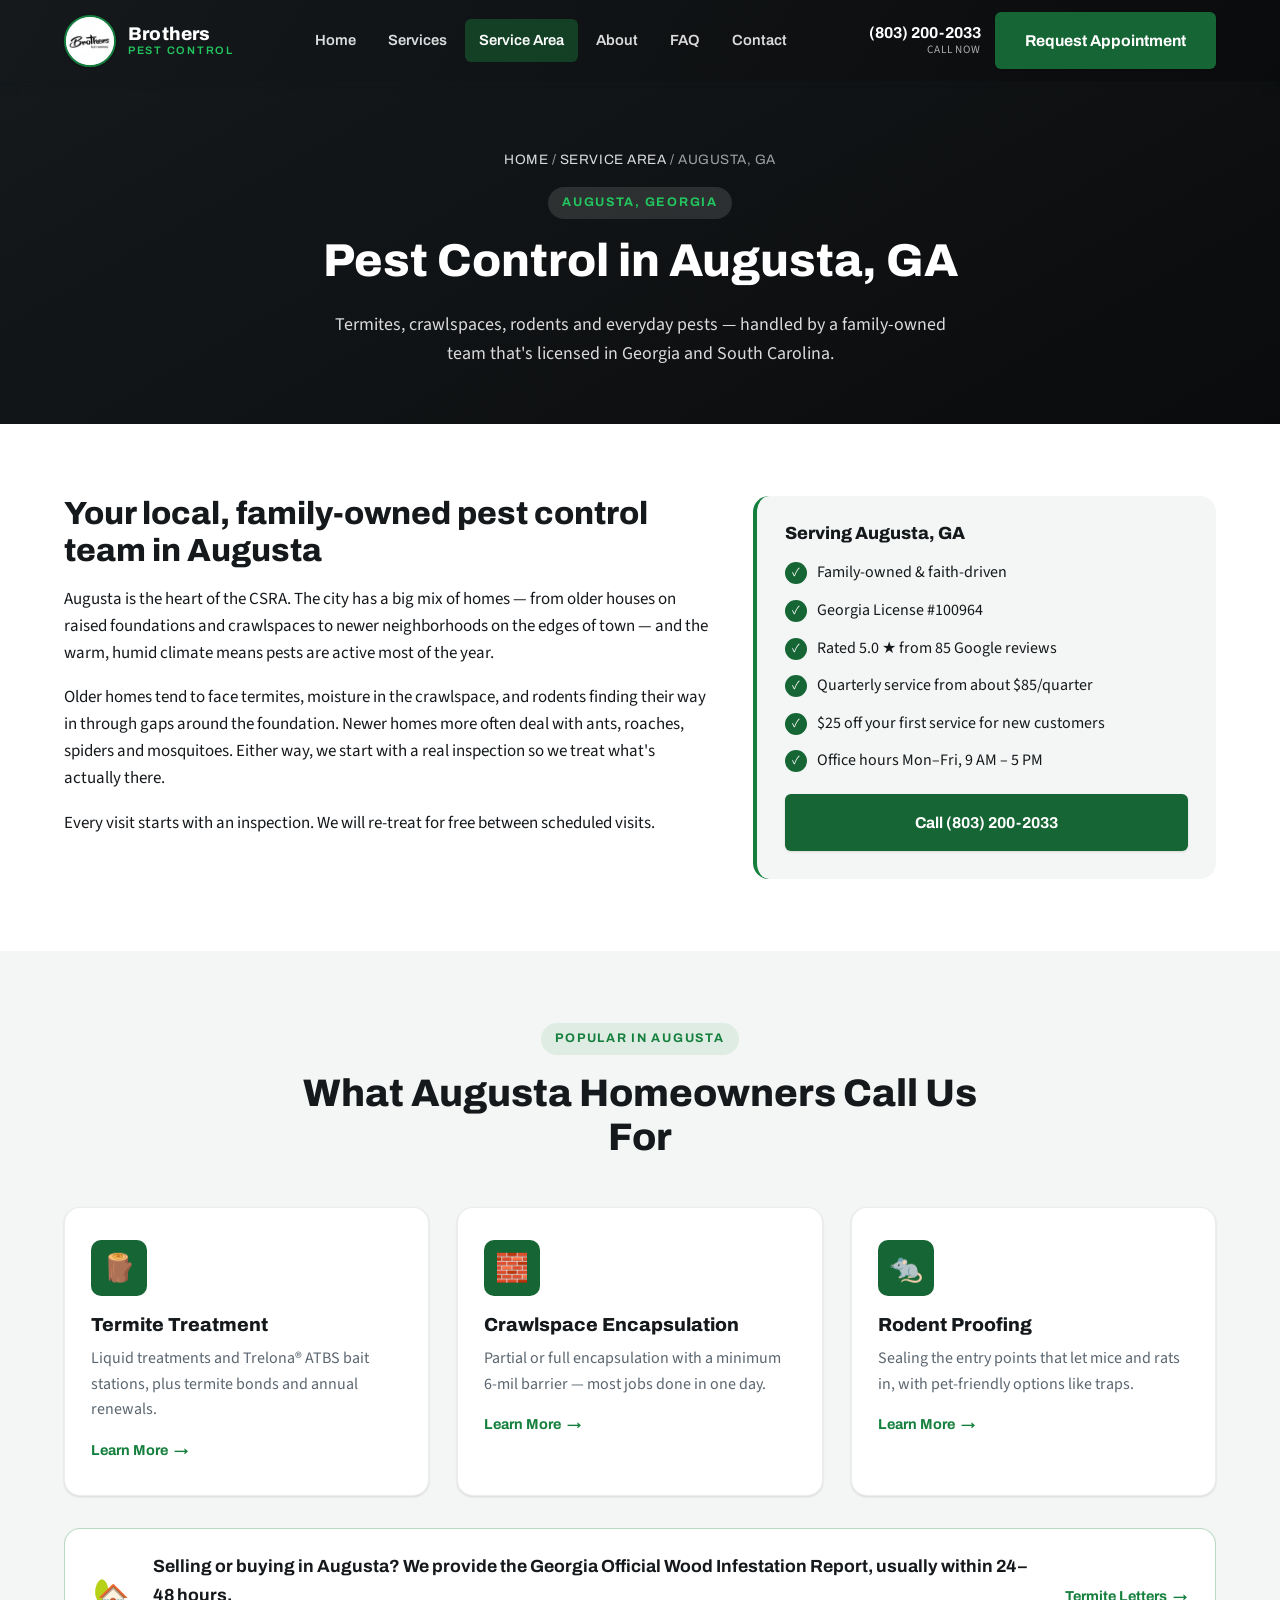
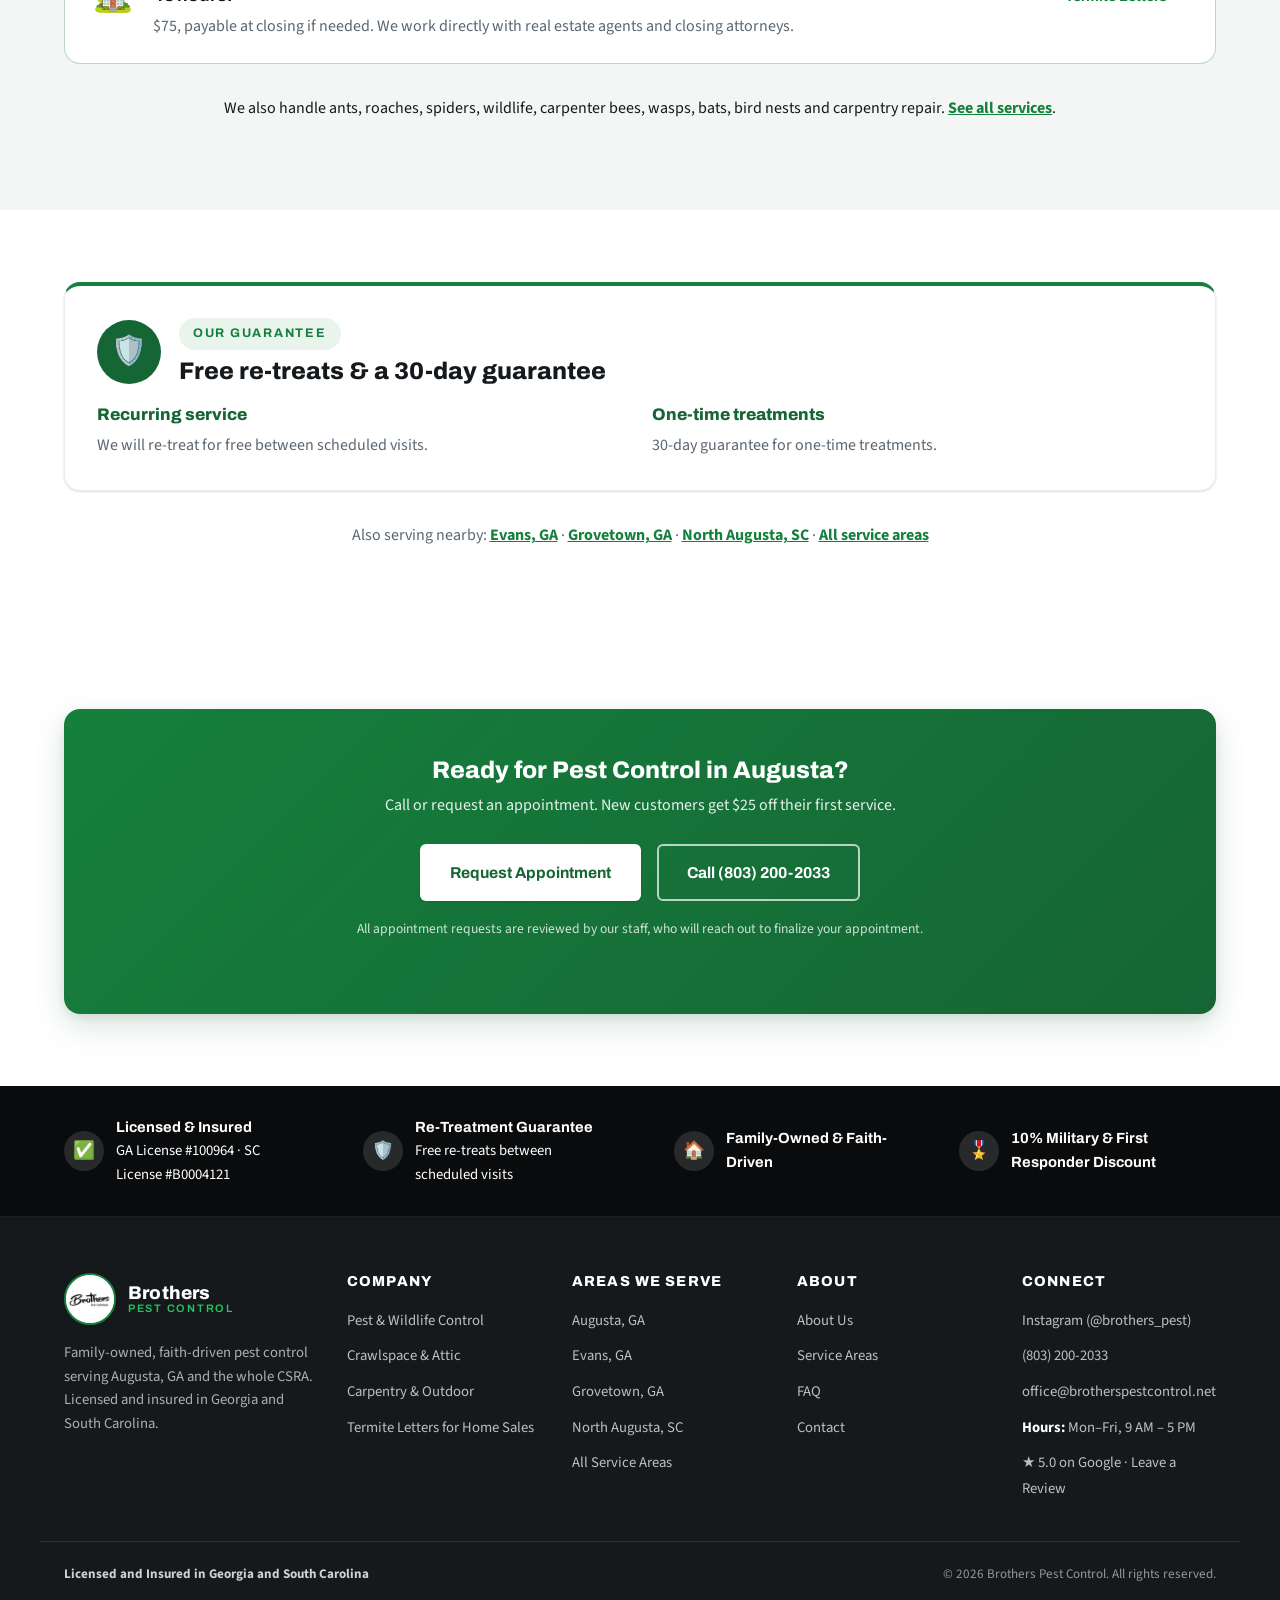
<file: docs/pest-control-augusta-ga.html>
<!DOCTYPE html>
<html lang="en">
<head>
<meta charset="UTF-8">
<meta name="viewport" content="width=device-width, initial-scale=1.0">
<title>Pest Control in Augusta, GA | Brothers Pest Control</title>
<meta name="description" content="Family-owned pest control in Augusta, GA. Termite treatment and termite letters, crawlspace encapsulation, rodent proofing and free re-treats between scheduled visits. Rated 5.0 on Google.">
<link rel="icon" type="image/jpeg" href="assets/logo-badge.jpg">
<link rel="preconnect" href="https://fonts.googleapis.com">
<link rel="preconnect" href="https://fonts.gstatic.com" crossorigin>
<link href="https://fonts.googleapis.com/css2?family=Archivo:wght@500;600;700;800&family=Source+Sans+3:wght@400;600;700&display=swap" rel="stylesheet">
<link rel="stylesheet" href="styles.css?v=20261120-3">
</head>
<body>

<header class="site-header">
  <div class="header-inner">
    <a href="index.html" class="brand">
      <span class="brand-badge"><img src="assets/logo-badge.jpg" alt="Brothers Pest Control logo badge"></span>
      <span class="brand-word"><strong>Brothers</strong><span>Pest Control</span></span>
    </a>
    <nav class="main-nav" aria-label="Primary">
      <a href="index.html">Home</a>
      <a href="services.html">Services</a>
      <a href="service-area.html" aria-current="page">Service Area</a>
      <a href="about.html">About</a>
      <a href="faq.html">FAQ</a>
      <a href="contact.html">Contact</a>
    </nav>
    <div class="header-cta">
      <a href="tel:8032002033" class="header-phone">(803) 200-2033<small>Call Now</small></a>
      <a href="https://portal.gorilladesk.com/brospestcontrol/booking?fbclid=IwY2xjawTnX89wZG9mBWV4dG4DYWVtAjEwAGJyaWQRMUFJbFFKTzVnUlVubElSN3FzcnRjBmFwcF9pZBAyMjIwMzkxNzg4MjAwODkyAAEewezlgg4vY1GfRL_hwmaiOZm5tj9zatPW8vrMeHS6EONmKB9_aHTJDhF3_zY_aem_PuyCdJYUeGN5oBeG-N2Fog" class="btn btn-primary btn-header-cta" target="_blank" rel="noopener" aria-label="Request Appointment"><span class="full-label">Request Appointment</span><span class="short-label" aria-hidden="true">Request</span></a>
      <button class="nav-toggle" aria-label="Toggle menu" aria-expanded="false"><span></span><span></span><span></span></button>
    </div>
  </div>
</header>

<main>

  <section class="page-header">
    <div class="container">
      <div class="breadcrumb"><a href="index.html">Home</a> / <a href="service-area.html">Service Area</a> / Augusta, GA</div>
      <span class="eyebrow">Augusta, Georgia</span>
      <h1>Pest Control in Augusta, GA</h1>
      <p>Termites, crawlspaces, rodents and everyday pests — handled by a family-owned team that's licensed in Georgia and South Carolina.</p>
    </div>
  </section>

  <section class="section">
    <div class="container two-col">
      <div class="prose">
        <h2>Your local, family-owned pest control team in Augusta</h2>
        <p>Augusta is the heart of the CSRA. The city has a big mix of homes — from older houses on raised foundations and crawlspaces to newer neighborhoods on the edges of town — and the warm, humid climate means pests are active most of the year.</p>
        <p>Older homes tend to face termites, moisture in the crawlspace, and rodents finding their way in through gaps around the foundation. Newer homes more often deal with ants, roaches, spiders and mosquitoes. Either way, we start with a real inspection so we treat what's actually there.</p>
        <p>Every visit starts with an inspection. We will re-treat for free between scheduled visits.</p>
      </div>
      <aside class="info-card">
        <h3>Serving Augusta, GA</h3>
        <ul class="check-list">
          <li>Family-owned &amp; faith-driven</li>
          <li>Georgia License #100964</li>
          <li>Rated 5.0 ★ from 85 Google reviews</li>
          <li>Quarterly service from about $85/quarter</li>
          <li>$25 off your first service for new customers</li>
          <li>Office hours Mon–Fri, 9 AM – 5 PM</li>
        </ul>
        <p style="margin:20px 0 0;"><a href="tel:8032002033" class="btn btn-primary btn-block">Call (803) 200-2033</a></p>
      </aside>
    </div>
  </section>

  <section class="section section--fog">
    <div class="container">
      <div class="section-head">
        <span class="eyebrow">Popular in Augusta</span>
        <h2>What Augusta Homeowners Call Us For</h2>
      </div>
      <div class="grid grid-3">
        <a class="card service-card" href="services.html#termite-treatment">
          <span class="card-icon">🪵</span>
          <h3>Termite Treatment</h3>
          <p>Liquid treatments and Trelona® ATBS bait stations, plus termite bonds and annual renewals.</p>
          <span class="card-link">Learn More</span>
        </a>
        <a class="card service-card" href="services.html#crawlspace-attic">
          <span class="card-icon">🧱</span>
          <h3>Crawlspace Encapsulation</h3>
          <p>Partial or full encapsulation with a minimum 6-mil barrier — most jobs done in one day.</p>
          <span class="card-link">Learn More</span>
        </a>
        <a class="card service-card" href="services.html#rodent-proofing">
          <span class="card-icon">🐀</span>
          <h3>Rodent Proofing</h3>
          <p>Sealing the entry points that let mice and rats in, with pet-friendly options like traps.</p>
          <span class="card-link">Learn More</span>
        </a>
      </div>
      <a class="feature-band" href="termite-letters.html" style="background:var(--pure-white);">
        <span class="feature-band-icon" aria-hidden="true">🏡</span>
        <div class="feature-band-copy">
          <strong>Selling or buying in Augusta? We provide the Georgia Official Wood Infestation Report, usually within 24–48 hours.</strong>
          <span>$75, payable at closing if needed. We work directly with real estate agents and closing attorneys.</span>
        </div>
        <span class="card-link">Termite Letters</span>
      </a>
      <p class="text-center" style="margin-top:32px;">We also handle ants, roaches, spiders, wildlife, carpenter bees, wasps, bats, bird nests and carpentry repair. <a href="services.html" class="inline-link">See all services</a>.</p>
    </div>
  </section>

  <section class="section">
    <div class="container">
      <div class="guarantee-panel" style="margin-top:0;">
        <div class="guarantee-head">
          <span class="guarantee-icon" aria-hidden="true">🛡️</span>
          <div>
            <span class="eyebrow">Our Guarantee</span>
            <h3>Free re-treats &amp; a 30-day guarantee</h3>
          </div>
        </div>
        <div class="guarantee-terms">
          <div>
            <h4>Recurring service</h4>
            <p>We will re-treat for free between scheduled visits.</p>
          </div>
          <div>
            <h4>One-time treatments</h4>
            <p>30-day guarantee for one-time treatments.</p>
          </div>
        </div>
      </div>
      <p class="text-center" style="margin-top:32px; color:var(--slate-gray);">Also serving nearby: <a href="pest-control-evans-ga.html" class="inline-link">Evans, GA</a> · <a href="pest-control-grovetown-ga.html" class="inline-link">Grovetown, GA</a> · <a href="pest-control-north-augusta-sc.html" class="inline-link">North Augusta, SC</a> · <a href="service-area.html" class="inline-link">All service areas</a></p>
    </div>
  </section>

  <section class="section">
    <div class="container">
      <div class="cta-banner">
        <h2>Ready for Pest Control in Augusta?</h2>
        <p>Call or request an appointment. New customers get $25 off their first service.</p>
        <div class="btn-row" style="justify-content:center;">
          <a href="https://portal.gorilladesk.com/brospestcontrol/booking?fbclid=IwY2xjawTnX89wZG9mBWV4dG4DYWVtAjEwAGJyaWQRMUFJbFFKTzVnUlVubElSN3FzcnRjBmFwcF9pZBAyMjIwMzkxNzg4MjAwODkyAAEewezlgg4vY1GfRL_hwmaiOZm5tj9zatPW8vrMeHS6EONmKB9_aHTJDhF3_zY_aem_PuyCdJYUeGN5oBeG-N2Fog" class="btn btn-primary" target="_blank" rel="noopener">Request Appointment</a>
          <a href="tel:8032002033" class="btn btn-secondary">Call (803) 200-2033</a>
        </div>
        <p class="disclaimer-note">All appointment requests are reviewed by our staff, who will reach out to finalize your appointment.</p>
      </div>
    </div>
  </section>

</main>

<footer class="site-footer">
  <div class="trust-bar">
    <div class="container trust-bar-inner">
      <div class="trust-item"><span class="icon">✅</span><div><strong>Licensed &amp; Insured</strong>GA License #100964 · SC License #B0004121</div></div>
      <div class="trust-item"><span class="icon">🛡️</span><div><strong>Re-Treatment Guarantee</strong>Free re-treats between scheduled visits</div></div>
      <div class="trust-item"><span class="icon">🏠</span><div><strong>Family-Owned &amp; Faith-Driven</strong></div></div>
      <div class="trust-item"><span class="icon">🎖️</span><div><strong>10% Military &amp; First Responder Discount</strong></div></div>
    </div>
  </div>
  <div class="container footer-columns">
    <div class="footer-col footer-brand-col">
      <div class="footer-brand">
        <span class="brand-badge"><img src="assets/logo-badge.jpg" alt="Brothers Pest Control logo badge"></span>
        <span class="brand-word"><strong>Brothers</strong><span>Pest Control</span></span>
      </div>
      <p class="footer-desc">Family-owned, faith-driven pest control serving Augusta, GA and the whole CSRA. Licensed and insured in Georgia and South Carolina.</p>
    </div>
    <div class="footer-col">
      <h4>Company</h4>
      <ul>
        <li><a href="services.html#pest-wildlife">Pest &amp; Wildlife Control</a></li>
        <li><a href="services.html#crawlspace-attic">Crawlspace &amp; Attic</a></li>
        <li><a href="services.html#carpentry-outdoor">Carpentry &amp; Outdoor</a></li>
        <li><a href="termite-letters.html">Termite Letters for Home Sales</a></li>
      </ul>
    </div>
    <div class="footer-col">
      <h4>Areas We Serve</h4>
      <ul>
        <li><a href="pest-control-augusta-ga.html">Augusta, GA</a></li>
        <li><a href="pest-control-evans-ga.html">Evans, GA</a></li>
        <li><a href="pest-control-grovetown-ga.html">Grovetown, GA</a></li>
        <li><a href="pest-control-north-augusta-sc.html">North Augusta, SC</a></li>
        <li><a href="service-area.html">All Service Areas</a></li>
      </ul>
    </div>
    <div class="footer-col">
      <h4>About</h4>
      <ul>
        <li><a href="about.html">About Us</a></li>
        <li><a href="service-area.html">Service Areas</a></li>
        <li><a href="faq.html">FAQ</a></li>
        <li><a href="contact.html">Contact</a></li>
      </ul>
    </div>
    <div class="footer-col">
      <h4>Connect</h4>
      <ul>
        <li><a href="https://www.instagram.com/brothers_pest" target="_blank" rel="noopener">Instagram (@brothers_pest)</a></li>
        <li><a href="tel:8032002033">(803) 200-2033</a></li>
        <li><a href="mailto:office@brotherspestcontrol.net">office@brotherspestcontrol.net</a></li>
        <li><span class="footer-hours"><strong>Hours:</strong> Mon–Fri, 9 AM – 5 PM</span></li>
        <li><a href="https://www.google.com/search?q=Brothers+Pest+Control+(803)+200-2033" target="_blank" rel="noopener">★ 5.0 on Google · Leave a Review</a></li>
      </ul>
    </div>
  </div>
  <div class="container footer-bottom">
    <span><strong>Licensed and Insured in Georgia and South Carolina</strong></span>
    <span>&copy; 2026 Brothers Pest Control. All rights reserved.</span>
  </div>
</footer>

<script src="script.js"></script>
</body>
</html>
</file>
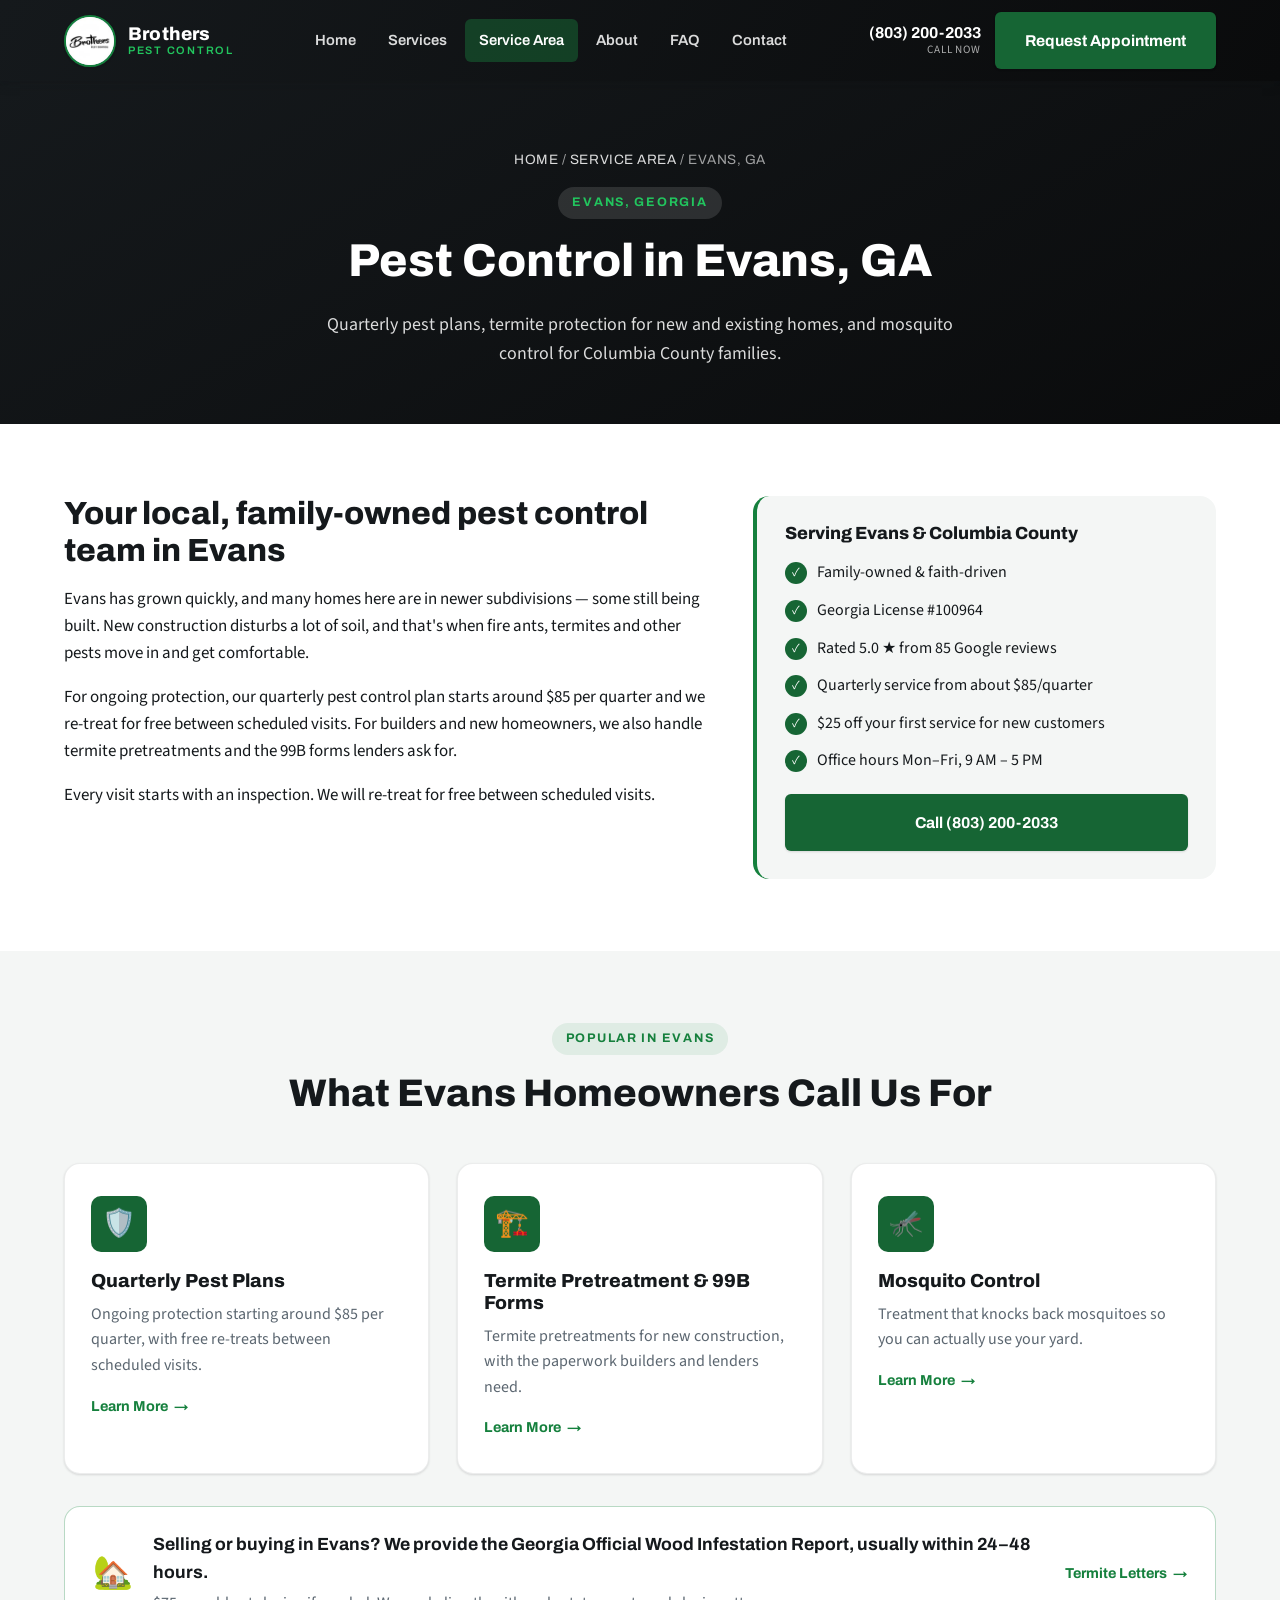
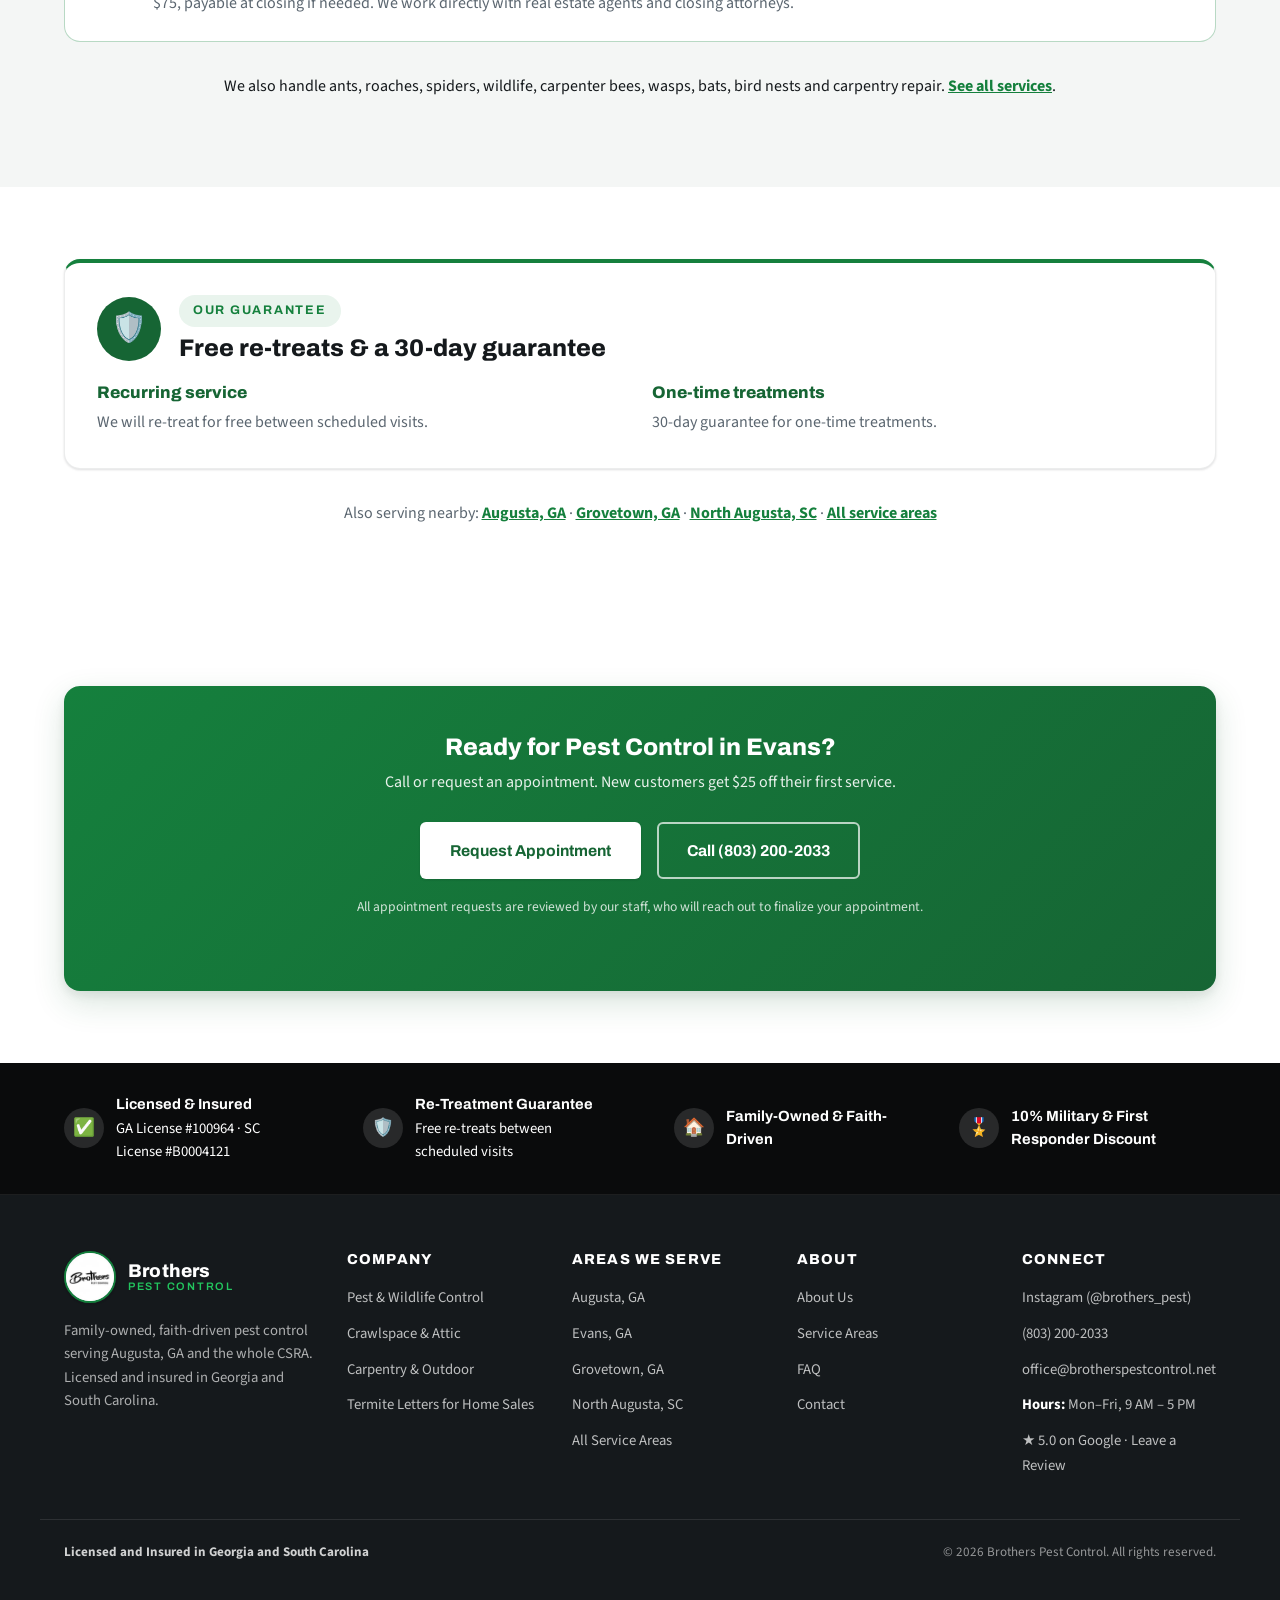
<file: docs/pest-control-evans-ga.html>
<!DOCTYPE html>
<html lang="en">
<head>
<meta charset="UTF-8">
<meta name="viewport" content="width=device-width, initial-scale=1.0">
<title>Pest Control in Evans, GA | Brothers Pest Control</title>
<meta name="description" content="Pest control in Evans, GA from a family-owned team. Quarterly pest plans from about $85, termite pretreatments for new construction, mosquito control and termite letters.">
<link rel="icon" type="image/jpeg" href="assets/logo-badge.jpg">
<link rel="preconnect" href="https://fonts.googleapis.com">
<link rel="preconnect" href="https://fonts.gstatic.com" crossorigin>
<link href="https://fonts.googleapis.com/css2?family=Archivo:wght@500;600;700;800&family=Source+Sans+3:wght@400;600;700&display=swap" rel="stylesheet">
<link rel="stylesheet" href="styles.css?v=20261120-3">
</head>
<body>

<header class="site-header">
  <div class="header-inner">
    <a href="index.html" class="brand">
      <span class="brand-badge"><img src="assets/logo-badge.jpg" alt="Brothers Pest Control logo badge"></span>
      <span class="brand-word"><strong>Brothers</strong><span>Pest Control</span></span>
    </a>
    <nav class="main-nav" aria-label="Primary">
      <a href="index.html">Home</a>
      <a href="services.html">Services</a>
      <a href="service-area.html" aria-current="page">Service Area</a>
      <a href="about.html">About</a>
      <a href="faq.html">FAQ</a>
      <a href="contact.html">Contact</a>
    </nav>
    <div class="header-cta">
      <a href="tel:8032002033" class="header-phone">(803) 200-2033<small>Call Now</small></a>
      <a href="https://portal.gorilladesk.com/brospestcontrol/booking?fbclid=IwY2xjawTnX89wZG9mBWV4dG4DYWVtAjEwAGJyaWQRMUFJbFFKTzVnUlVubElSN3FzcnRjBmFwcF9pZBAyMjIwMzkxNzg4MjAwODkyAAEewezlgg4vY1GfRL_hwmaiOZm5tj9zatPW8vrMeHS6EONmKB9_aHTJDhF3_zY_aem_PuyCdJYUeGN5oBeG-N2Fog" class="btn btn-primary btn-header-cta" target="_blank" rel="noopener" aria-label="Request Appointment"><span class="full-label">Request Appointment</span><span class="short-label" aria-hidden="true">Request</span></a>
      <button class="nav-toggle" aria-label="Toggle menu" aria-expanded="false"><span></span><span></span><span></span></button>
    </div>
  </div>
</header>

<main>

  <section class="page-header">
    <div class="container">
      <div class="breadcrumb"><a href="index.html">Home</a> / <a href="service-area.html">Service Area</a> / Evans, GA</div>
      <span class="eyebrow">Evans, Georgia</span>
      <h1>Pest Control in Evans, GA</h1>
      <p>Quarterly pest plans, termite protection for new and existing homes, and mosquito control for Columbia County families.</p>
    </div>
  </section>

  <section class="section">
    <div class="container two-col">
      <div class="prose">
        <h2>Your local, family-owned pest control team in Evans</h2>
        <p>Evans has grown quickly, and many homes here are in newer subdivisions — some still being built. New construction disturbs a lot of soil, and that's when fire ants, termites and other pests move in and get comfortable.</p>
        <p>For ongoing protection, our quarterly pest control plan starts around $85 per quarter and we re-treat for free between scheduled visits. For builders and new homeowners, we also handle termite pretreatments and the 99B forms lenders ask for.</p>
        <p>Every visit starts with an inspection. We will re-treat for free between scheduled visits.</p>
      </div>
      <aside class="info-card">
        <h3>Serving Evans &amp; Columbia County</h3>
        <ul class="check-list">
          <li>Family-owned &amp; faith-driven</li>
          <li>Georgia License #100964</li>
          <li>Rated 5.0 ★ from 85 Google reviews</li>
          <li>Quarterly service from about $85/quarter</li>
          <li>$25 off your first service for new customers</li>
          <li>Office hours Mon–Fri, 9 AM – 5 PM</li>
        </ul>
        <p style="margin:20px 0 0;"><a href="tel:8032002033" class="btn btn-primary btn-block">Call (803) 200-2033</a></p>
      </aside>
    </div>
  </section>

  <section class="section section--fog">
    <div class="container">
      <div class="section-head">
        <span class="eyebrow">Popular in Evans</span>
        <h2>What Evans Homeowners Call Us For</h2>
      </div>
      <div class="grid grid-3">
        <a class="card service-card" href="services.html#preventative-pest-plans">
          <span class="card-icon">🛡️</span>
          <h3>Quarterly Pest Plans</h3>
          <p>Ongoing protection starting around $85 per quarter, with free re-treats between scheduled visits.</p>
          <span class="card-link">Learn More</span>
        </a>
        <a class="card service-card" href="services.html#termite-pretreatment">
          <span class="card-icon">🏗️</span>
          <h3>Termite Pretreatment &amp; 99B Forms</h3>
          <p>Termite pretreatments for new construction, with the paperwork builders and lenders need.</p>
          <span class="card-link">Learn More</span>
        </a>
        <a class="card service-card" href="services.html#mosquito-control">
          <span class="card-icon">🦟</span>
          <h3>Mosquito Control</h3>
          <p>Treatment that knocks back mosquitoes so you can actually use your yard.</p>
          <span class="card-link">Learn More</span>
        </a>
      </div>
      <a class="feature-band" href="termite-letters.html" style="background:var(--pure-white);">
        <span class="feature-band-icon" aria-hidden="true">🏡</span>
        <div class="feature-band-copy">
          <strong>Selling or buying in Evans? We provide the Georgia Official Wood Infestation Report, usually within 24–48 hours.</strong>
          <span>$75, payable at closing if needed. We work directly with real estate agents and closing attorneys.</span>
        </div>
        <span class="card-link">Termite Letters</span>
      </a>
      <p class="text-center" style="margin-top:32px;">We also handle ants, roaches, spiders, wildlife, carpenter bees, wasps, bats, bird nests and carpentry repair. <a href="services.html" class="inline-link">See all services</a>.</p>
    </div>
  </section>

  <section class="section">
    <div class="container">
      <div class="guarantee-panel" style="margin-top:0;">
        <div class="guarantee-head">
          <span class="guarantee-icon" aria-hidden="true">🛡️</span>
          <div>
            <span class="eyebrow">Our Guarantee</span>
            <h3>Free re-treats &amp; a 30-day guarantee</h3>
          </div>
        </div>
        <div class="guarantee-terms">
          <div>
            <h4>Recurring service</h4>
            <p>We will re-treat for free between scheduled visits.</p>
          </div>
          <div>
            <h4>One-time treatments</h4>
            <p>30-day guarantee for one-time treatments.</p>
          </div>
        </div>
      </div>
      <p class="text-center" style="margin-top:32px; color:var(--slate-gray);">Also serving nearby: <a href="pest-control-augusta-ga.html" class="inline-link">Augusta, GA</a> · <a href="pest-control-grovetown-ga.html" class="inline-link">Grovetown, GA</a> · <a href="pest-control-north-augusta-sc.html" class="inline-link">North Augusta, SC</a> · <a href="service-area.html" class="inline-link">All service areas</a></p>
    </div>
  </section>

  <section class="section">
    <div class="container">
      <div class="cta-banner">
        <h2>Ready for Pest Control in Evans?</h2>
        <p>Call or request an appointment. New customers get $25 off their first service.</p>
        <div class="btn-row" style="justify-content:center;">
          <a href="https://portal.gorilladesk.com/brospestcontrol/booking?fbclid=IwY2xjawTnX89wZG9mBWV4dG4DYWVtAjEwAGJyaWQRMUFJbFFKTzVnUlVubElSN3FzcnRjBmFwcF9pZBAyMjIwMzkxNzg4MjAwODkyAAEewezlgg4vY1GfRL_hwmaiOZm5tj9zatPW8vrMeHS6EONmKB9_aHTJDhF3_zY_aem_PuyCdJYUeGN5oBeG-N2Fog" class="btn btn-primary" target="_blank" rel="noopener">Request Appointment</a>
          <a href="tel:8032002033" class="btn btn-secondary">Call (803) 200-2033</a>
        </div>
        <p class="disclaimer-note">All appointment requests are reviewed by our staff, who will reach out to finalize your appointment.</p>
      </div>
    </div>
  </section>

</main>

<footer class="site-footer">
  <div class="trust-bar">
    <div class="container trust-bar-inner">
      <div class="trust-item"><span class="icon">✅</span><div><strong>Licensed &amp; Insured</strong>GA License #100964 · SC License #B0004121</div></div>
      <div class="trust-item"><span class="icon">🛡️</span><div><strong>Re-Treatment Guarantee</strong>Free re-treats between scheduled visits</div></div>
      <div class="trust-item"><span class="icon">🏠</span><div><strong>Family-Owned &amp; Faith-Driven</strong></div></div>
      <div class="trust-item"><span class="icon">🎖️</span><div><strong>10% Military &amp; First Responder Discount</strong></div></div>
    </div>
  </div>
  <div class="container footer-columns">
    <div class="footer-col footer-brand-col">
      <div class="footer-brand">
        <span class="brand-badge"><img src="assets/logo-badge.jpg" alt="Brothers Pest Control logo badge"></span>
        <span class="brand-word"><strong>Brothers</strong><span>Pest Control</span></span>
      </div>
      <p class="footer-desc">Family-owned, faith-driven pest control serving Augusta, GA and the whole CSRA. Licensed and insured in Georgia and South Carolina.</p>
    </div>
    <div class="footer-col">
      <h4>Company</h4>
      <ul>
        <li><a href="services.html#pest-wildlife">Pest &amp; Wildlife Control</a></li>
        <li><a href="services.html#crawlspace-attic">Crawlspace &amp; Attic</a></li>
        <li><a href="services.html#carpentry-outdoor">Carpentry &amp; Outdoor</a></li>
        <li><a href="termite-letters.html">Termite Letters for Home Sales</a></li>
      </ul>
    </div>
    <div class="footer-col">
      <h4>Areas We Serve</h4>
      <ul>
        <li><a href="pest-control-augusta-ga.html">Augusta, GA</a></li>
        <li><a href="pest-control-evans-ga.html">Evans, GA</a></li>
        <li><a href="pest-control-grovetown-ga.html">Grovetown, GA</a></li>
        <li><a href="pest-control-north-augusta-sc.html">North Augusta, SC</a></li>
        <li><a href="service-area.html">All Service Areas</a></li>
      </ul>
    </div>
    <div class="footer-col">
      <h4>About</h4>
      <ul>
        <li><a href="about.html">About Us</a></li>
        <li><a href="service-area.html">Service Areas</a></li>
        <li><a href="faq.html">FAQ</a></li>
        <li><a href="contact.html">Contact</a></li>
      </ul>
    </div>
    <div class="footer-col">
      <h4>Connect</h4>
      <ul>
        <li><a href="https://www.instagram.com/brothers_pest" target="_blank" rel="noopener">Instagram (@brothers_pest)</a></li>
        <li><a href="tel:8032002033">(803) 200-2033</a></li>
        <li><a href="mailto:office@brotherspestcontrol.net">office@brotherspestcontrol.net</a></li>
        <li><span class="footer-hours"><strong>Hours:</strong> Mon–Fri, 9 AM – 5 PM</span></li>
        <li><a href="https://www.google.com/search?q=Brothers+Pest+Control+(803)+200-2033" target="_blank" rel="noopener">★ 5.0 on Google · Leave a Review</a></li>
      </ul>
    </div>
  </div>
  <div class="container footer-bottom">
    <span><strong>Licensed and Insured in Georgia and South Carolina</strong></span>
    <span>&copy; 2026 Brothers Pest Control. All rights reserved.</span>
  </div>
</footer>

<script src="script.js"></script>
</body>
</html>
</file>
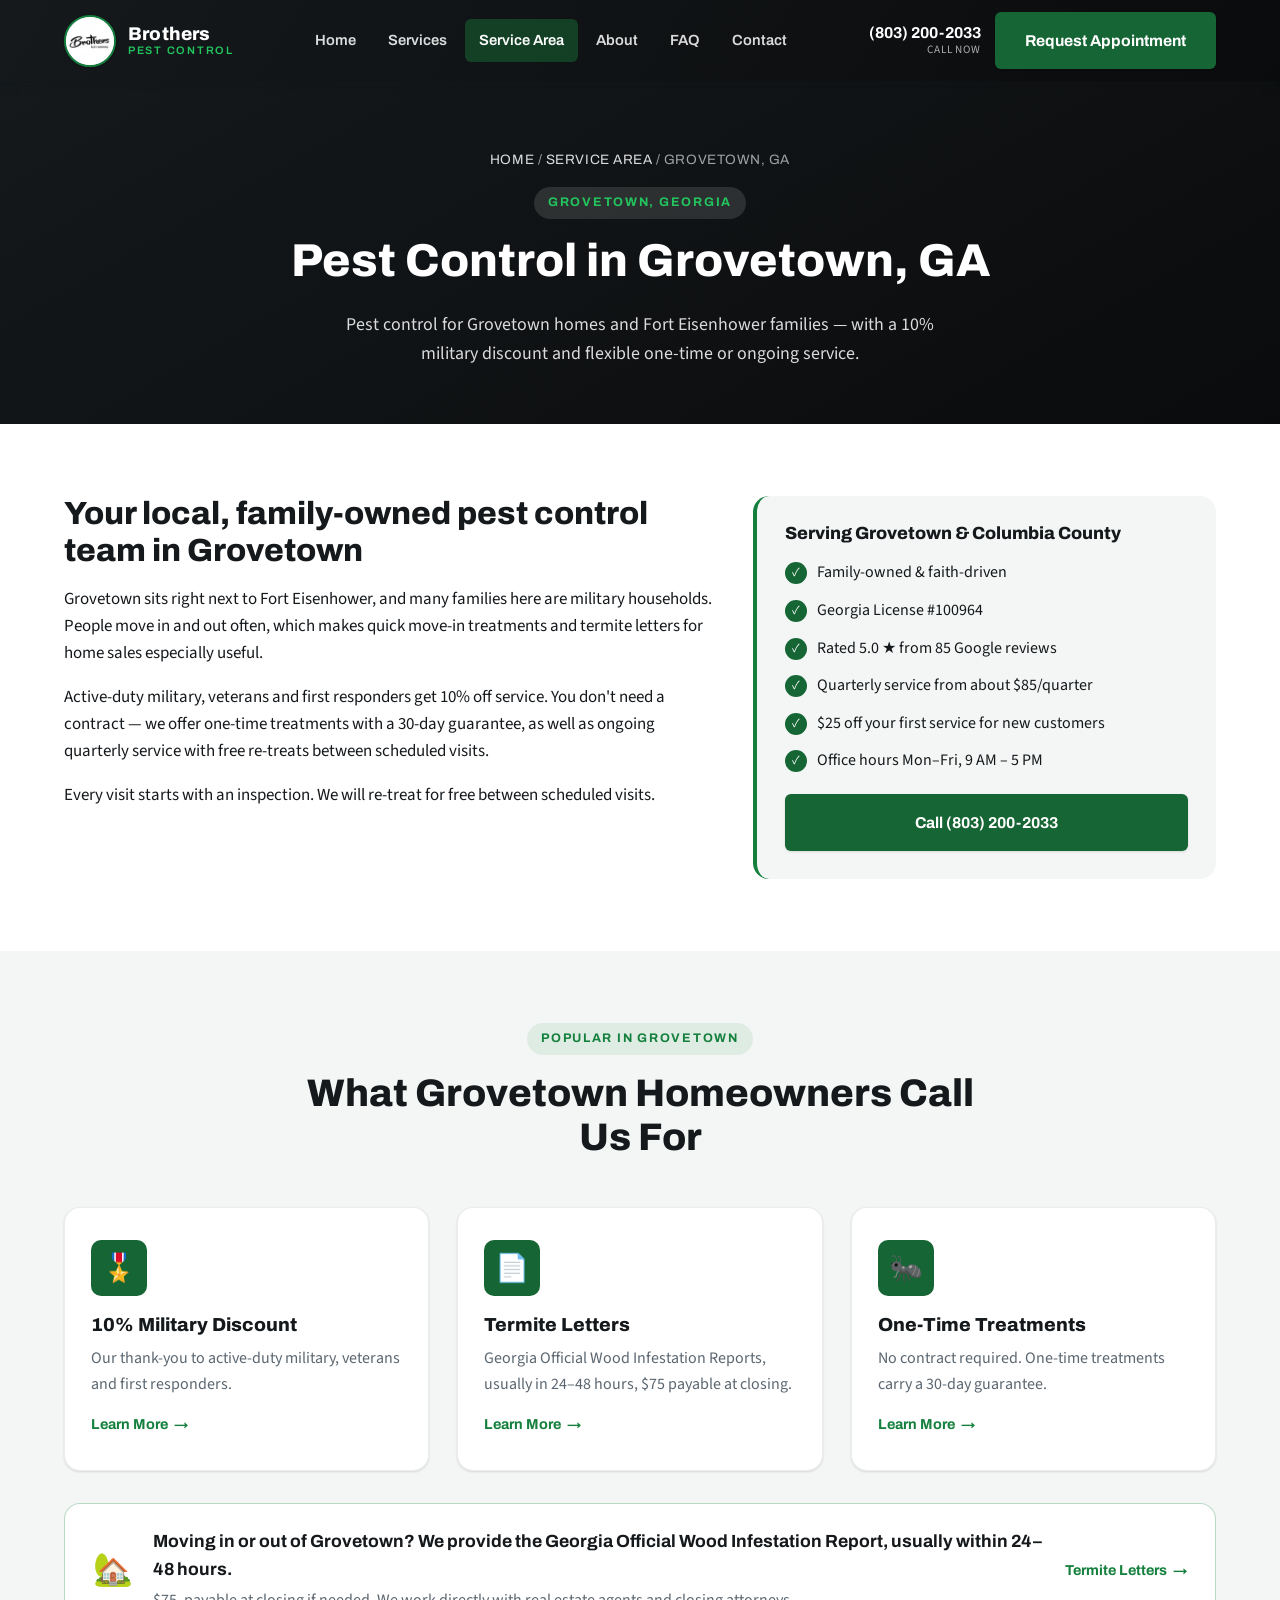
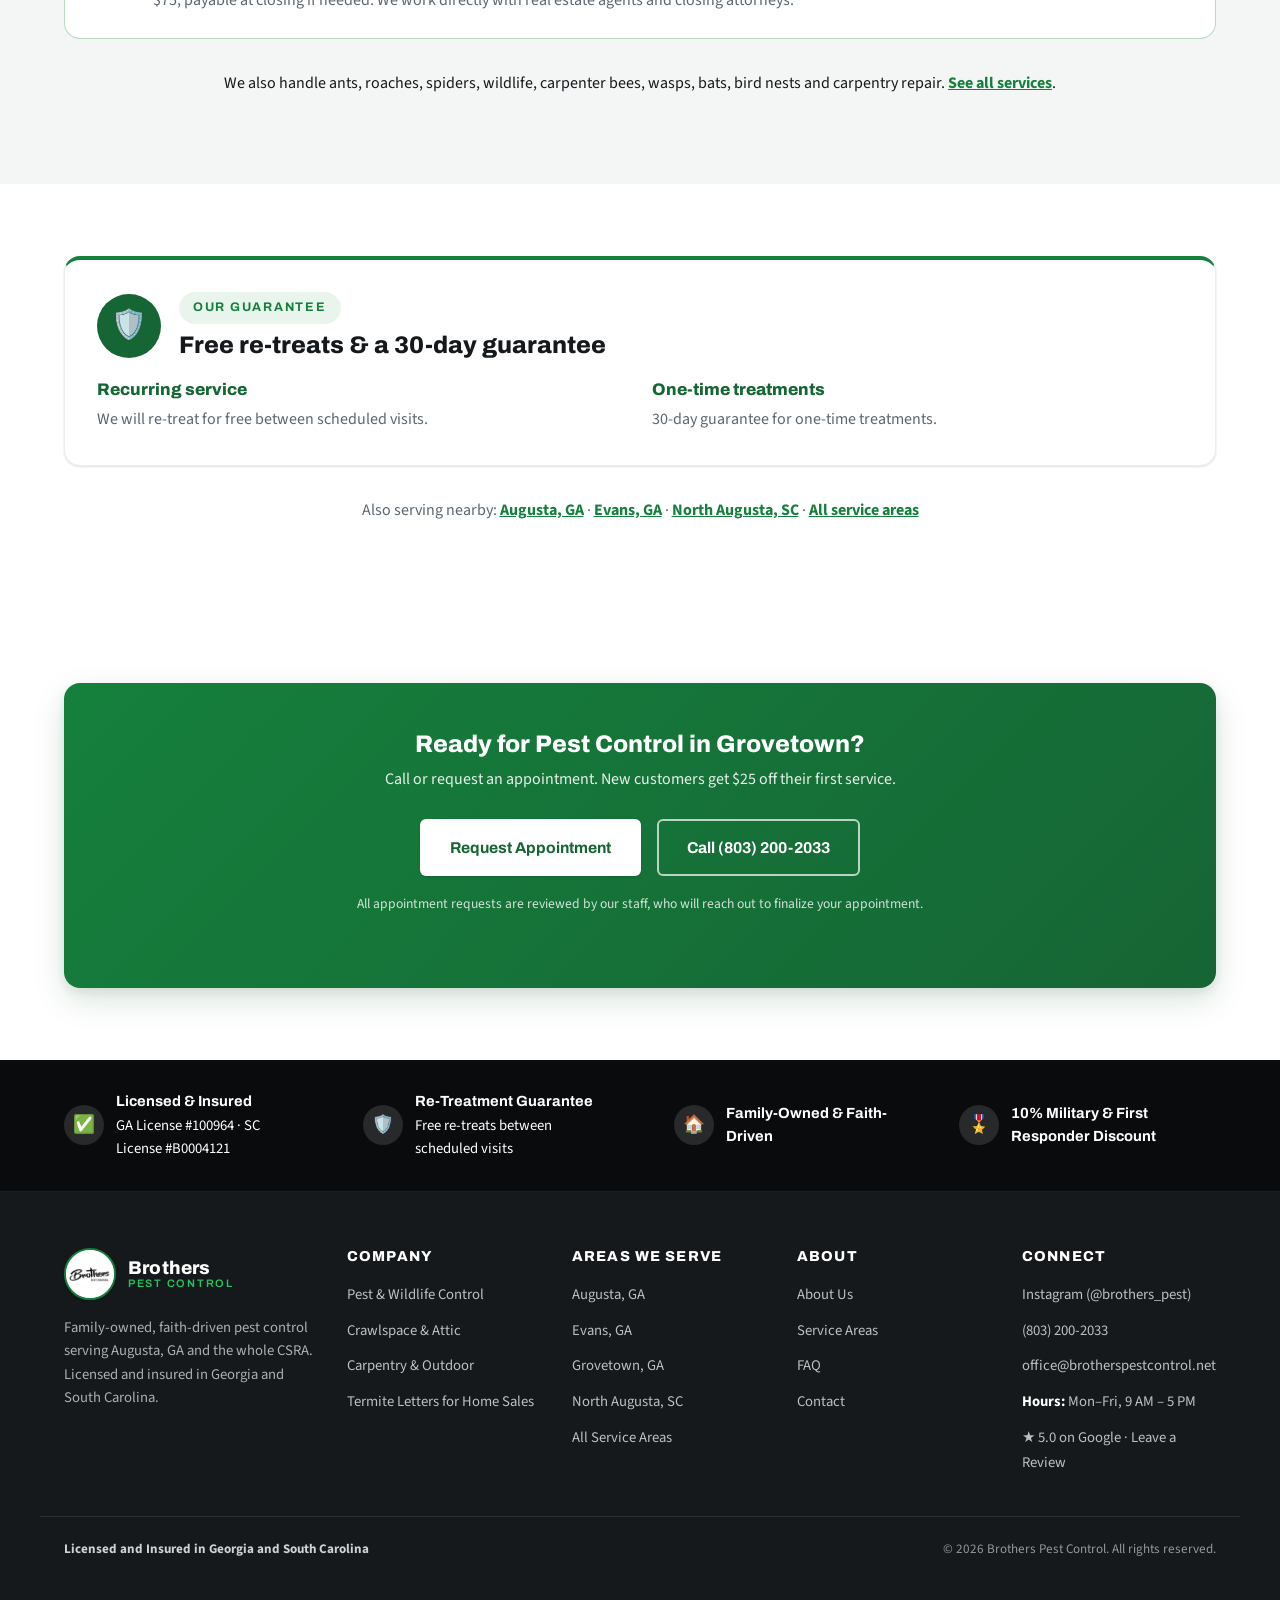
<file: docs/pest-control-grovetown-ga.html>
<!DOCTYPE html>
<html lang="en">
<head>
<meta charset="UTF-8">
<meta name="viewport" content="width=device-width, initial-scale=1.0">
<title>Pest Control in Grovetown, GA | Brothers Pest Control</title>
<meta name="description" content="Pest control in Grovetown, GA. 10% military discount for Fort Eisenhower families, termite letters in 24–48 hours, one-time move-in treatments with a 30-day guarantee.">
<link rel="icon" type="image/jpeg" href="assets/logo-badge.jpg">
<link rel="preconnect" href="https://fonts.googleapis.com">
<link rel="preconnect" href="https://fonts.gstatic.com" crossorigin>
<link href="https://fonts.googleapis.com/css2?family=Archivo:wght@500;600;700;800&family=Source+Sans+3:wght@400;600;700&display=swap" rel="stylesheet">
<link rel="stylesheet" href="styles.css?v=20261120-3">
</head>
<body>

<header class="site-header">
  <div class="header-inner">
    <a href="index.html" class="brand">
      <span class="brand-badge"><img src="assets/logo-badge.jpg" alt="Brothers Pest Control logo badge"></span>
      <span class="brand-word"><strong>Brothers</strong><span>Pest Control</span></span>
    </a>
    <nav class="main-nav" aria-label="Primary">
      <a href="index.html">Home</a>
      <a href="services.html">Services</a>
      <a href="service-area.html" aria-current="page">Service Area</a>
      <a href="about.html">About</a>
      <a href="faq.html">FAQ</a>
      <a href="contact.html">Contact</a>
    </nav>
    <div class="header-cta">
      <a href="tel:8032002033" class="header-phone">(803) 200-2033<small>Call Now</small></a>
      <a href="https://portal.gorilladesk.com/brospestcontrol/booking?fbclid=IwY2xjawTnX89wZG9mBWV4dG4DYWVtAjEwAGJyaWQRMUFJbFFKTzVnUlVubElSN3FzcnRjBmFwcF9pZBAyMjIwMzkxNzg4MjAwODkyAAEewezlgg4vY1GfRL_hwmaiOZm5tj9zatPW8vrMeHS6EONmKB9_aHTJDhF3_zY_aem_PuyCdJYUeGN5oBeG-N2Fog" class="btn btn-primary btn-header-cta" target="_blank" rel="noopener" aria-label="Request Appointment"><span class="full-label">Request Appointment</span><span class="short-label" aria-hidden="true">Request</span></a>
      <button class="nav-toggle" aria-label="Toggle menu" aria-expanded="false"><span></span><span></span><span></span></button>
    </div>
  </div>
</header>

<main>

  <section class="page-header">
    <div class="container">
      <div class="breadcrumb"><a href="index.html">Home</a> / <a href="service-area.html">Service Area</a> / Grovetown, GA</div>
      <span class="eyebrow">Grovetown, Georgia</span>
      <h1>Pest Control in Grovetown, GA</h1>
      <p>Pest control for Grovetown homes and Fort Eisenhower families — with a 10% military discount and flexible one-time or ongoing service.</p>
    </div>
  </section>

  <section class="section">
    <div class="container two-col">
      <div class="prose">
        <h2>Your local, family-owned pest control team in Grovetown</h2>
        <p>Grovetown sits right next to Fort Eisenhower, and many families here are military households. People move in and out often, which makes quick move-in treatments and termite letters for home sales especially useful.</p>
        <p>Active-duty military, veterans and first responders get 10% off service. You don't need a contract — we offer one-time treatments with a 30-day guarantee, as well as ongoing quarterly service with free re-treats between scheduled visits.</p>
        <p>Every visit starts with an inspection. We will re-treat for free between scheduled visits.</p>
      </div>
      <aside class="info-card">
        <h3>Serving Grovetown &amp; Columbia County</h3>
        <ul class="check-list">
          <li>Family-owned &amp; faith-driven</li>
          <li>Georgia License #100964</li>
          <li>Rated 5.0 ★ from 85 Google reviews</li>
          <li>Quarterly service from about $85/quarter</li>
          <li>$25 off your first service for new customers</li>
          <li>Office hours Mon–Fri, 9 AM – 5 PM</li>
        </ul>
        <p style="margin:20px 0 0;"><a href="tel:8032002033" class="btn btn-primary btn-block">Call (803) 200-2033</a></p>
      </aside>
    </div>
  </section>

  <section class="section section--fog">
    <div class="container">
      <div class="section-head">
        <span class="eyebrow">Popular in Grovetown</span>
        <h2>What Grovetown Homeowners Call Us For</h2>
      </div>
      <div class="grid grid-3">
        <a class="card service-card" href="contact.html">
          <span class="card-icon">🎖️</span>
          <h3>10% Military Discount</h3>
          <p>Our thank-you to active-duty military, veterans and first responders.</p>
          <span class="card-link">Learn More</span>
        </a>
        <a class="card service-card" href="termite-letters.html">
          <span class="card-icon">📄</span>
          <h3>Termite Letters</h3>
          <p>Georgia Official Wood Infestation Reports, usually in 24–48 hours, $75 payable at closing.</p>
          <span class="card-link">Learn More</span>
        </a>
        <a class="card service-card" href="services.html#pest-wildlife">
          <span class="card-icon">🐜</span>
          <h3>One-Time Treatments</h3>
          <p>No contract required. One-time treatments carry a 30-day guarantee.</p>
          <span class="card-link">Learn More</span>
        </a>
      </div>
      <a class="feature-band" href="termite-letters.html" style="background:var(--pure-white);">
        <span class="feature-band-icon" aria-hidden="true">🏡</span>
        <div class="feature-band-copy">
          <strong>Moving in or out of Grovetown? We provide the Georgia Official Wood Infestation Report, usually within 24–48 hours.</strong>
          <span>$75, payable at closing if needed. We work directly with real estate agents and closing attorneys.</span>
        </div>
        <span class="card-link">Termite Letters</span>
      </a>
      <p class="text-center" style="margin-top:32px;">We also handle ants, roaches, spiders, wildlife, carpenter bees, wasps, bats, bird nests and carpentry repair. <a href="services.html" class="inline-link">See all services</a>.</p>
    </div>
  </section>

  <section class="section">
    <div class="container">
      <div class="guarantee-panel" style="margin-top:0;">
        <div class="guarantee-head">
          <span class="guarantee-icon" aria-hidden="true">🛡️</span>
          <div>
            <span class="eyebrow">Our Guarantee</span>
            <h3>Free re-treats &amp; a 30-day guarantee</h3>
          </div>
        </div>
        <div class="guarantee-terms">
          <div>
            <h4>Recurring service</h4>
            <p>We will re-treat for free between scheduled visits.</p>
          </div>
          <div>
            <h4>One-time treatments</h4>
            <p>30-day guarantee for one-time treatments.</p>
          </div>
        </div>
      </div>
      <p class="text-center" style="margin-top:32px; color:var(--slate-gray);">Also serving nearby: <a href="pest-control-augusta-ga.html" class="inline-link">Augusta, GA</a> · <a href="pest-control-evans-ga.html" class="inline-link">Evans, GA</a> · <a href="pest-control-north-augusta-sc.html" class="inline-link">North Augusta, SC</a> · <a href="service-area.html" class="inline-link">All service areas</a></p>
    </div>
  </section>

  <section class="section">
    <div class="container">
      <div class="cta-banner">
        <h2>Ready for Pest Control in Grovetown?</h2>
        <p>Call or request an appointment. New customers get $25 off their first service.</p>
        <div class="btn-row" style="justify-content:center;">
          <a href="https://portal.gorilladesk.com/brospestcontrol/booking?fbclid=IwY2xjawTnX89wZG9mBWV4dG4DYWVtAjEwAGJyaWQRMUFJbFFKTzVnUlVubElSN3FzcnRjBmFwcF9pZBAyMjIwMzkxNzg4MjAwODkyAAEewezlgg4vY1GfRL_hwmaiOZm5tj9zatPW8vrMeHS6EONmKB9_aHTJDhF3_zY_aem_PuyCdJYUeGN5oBeG-N2Fog" class="btn btn-primary" target="_blank" rel="noopener">Request Appointment</a>
          <a href="tel:8032002033" class="btn btn-secondary">Call (803) 200-2033</a>
        </div>
        <p class="disclaimer-note">All appointment requests are reviewed by our staff, who will reach out to finalize your appointment.</p>
      </div>
    </div>
  </section>

</main>

<footer class="site-footer">
  <div class="trust-bar">
    <div class="container trust-bar-inner">
      <div class="trust-item"><span class="icon">✅</span><div><strong>Licensed &amp; Insured</strong>GA License #100964 · SC License #B0004121</div></div>
      <div class="trust-item"><span class="icon">🛡️</span><div><strong>Re-Treatment Guarantee</strong>Free re-treats between scheduled visits</div></div>
      <div class="trust-item"><span class="icon">🏠</span><div><strong>Family-Owned &amp; Faith-Driven</strong></div></div>
      <div class="trust-item"><span class="icon">🎖️</span><div><strong>10% Military &amp; First Responder Discount</strong></div></div>
    </div>
  </div>
  <div class="container footer-columns">
    <div class="footer-col footer-brand-col">
      <div class="footer-brand">
        <span class="brand-badge"><img src="assets/logo-badge.jpg" alt="Brothers Pest Control logo badge"></span>
        <span class="brand-word"><strong>Brothers</strong><span>Pest Control</span></span>
      </div>
      <p class="footer-desc">Family-owned, faith-driven pest control serving Augusta, GA and the whole CSRA. Licensed and insured in Georgia and South Carolina.</p>
    </div>
    <div class="footer-col">
      <h4>Company</h4>
      <ul>
        <li><a href="services.html#pest-wildlife">Pest &amp; Wildlife Control</a></li>
        <li><a href="services.html#crawlspace-attic">Crawlspace &amp; Attic</a></li>
        <li><a href="services.html#carpentry-outdoor">Carpentry &amp; Outdoor</a></li>
        <li><a href="termite-letters.html">Termite Letters for Home Sales</a></li>
      </ul>
    </div>
    <div class="footer-col">
      <h4>Areas We Serve</h4>
      <ul>
        <li><a href="pest-control-augusta-ga.html">Augusta, GA</a></li>
        <li><a href="pest-control-evans-ga.html">Evans, GA</a></li>
        <li><a href="pest-control-grovetown-ga.html">Grovetown, GA</a></li>
        <li><a href="pest-control-north-augusta-sc.html">North Augusta, SC</a></li>
        <li><a href="service-area.html">All Service Areas</a></li>
      </ul>
    </div>
    <div class="footer-col">
      <h4>About</h4>
      <ul>
        <li><a href="about.html">About Us</a></li>
        <li><a href="service-area.html">Service Areas</a></li>
        <li><a href="faq.html">FAQ</a></li>
        <li><a href="contact.html">Contact</a></li>
      </ul>
    </div>
    <div class="footer-col">
      <h4>Connect</h4>
      <ul>
        <li><a href="https://www.instagram.com/brothers_pest" target="_blank" rel="noopener">Instagram (@brothers_pest)</a></li>
        <li><a href="tel:8032002033">(803) 200-2033</a></li>
        <li><a href="mailto:office@brotherspestcontrol.net">office@brotherspestcontrol.net</a></li>
        <li><span class="footer-hours"><strong>Hours:</strong> Mon–Fri, 9 AM – 5 PM</span></li>
        <li><a href="https://www.google.com/search?q=Brothers+Pest+Control+(803)+200-2033" target="_blank" rel="noopener">★ 5.0 on Google · Leave a Review</a></li>
      </ul>
    </div>
  </div>
  <div class="container footer-bottom">
    <span><strong>Licensed and Insured in Georgia and South Carolina</strong></span>
    <span>&copy; 2026 Brothers Pest Control. All rights reserved.</span>
  </div>
</footer>

<script src="script.js"></script>
</body>
</html>
</file>
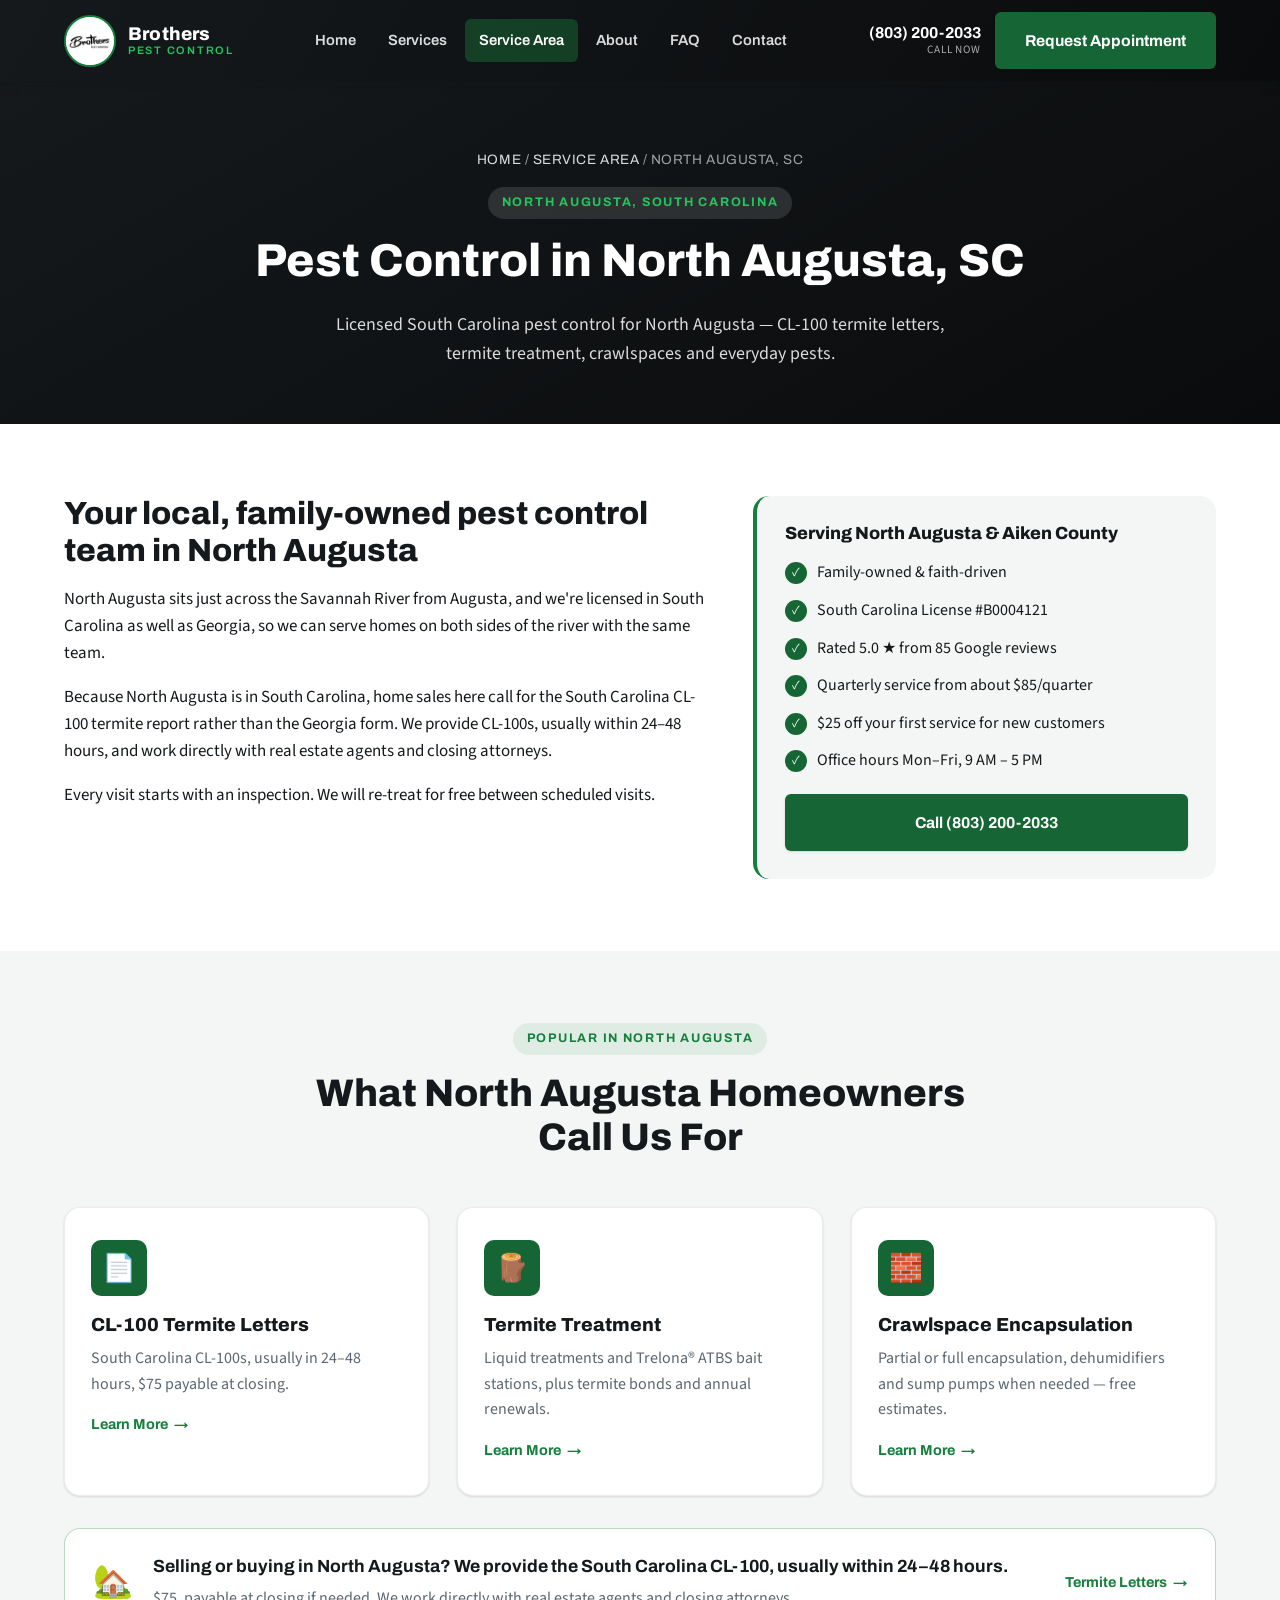
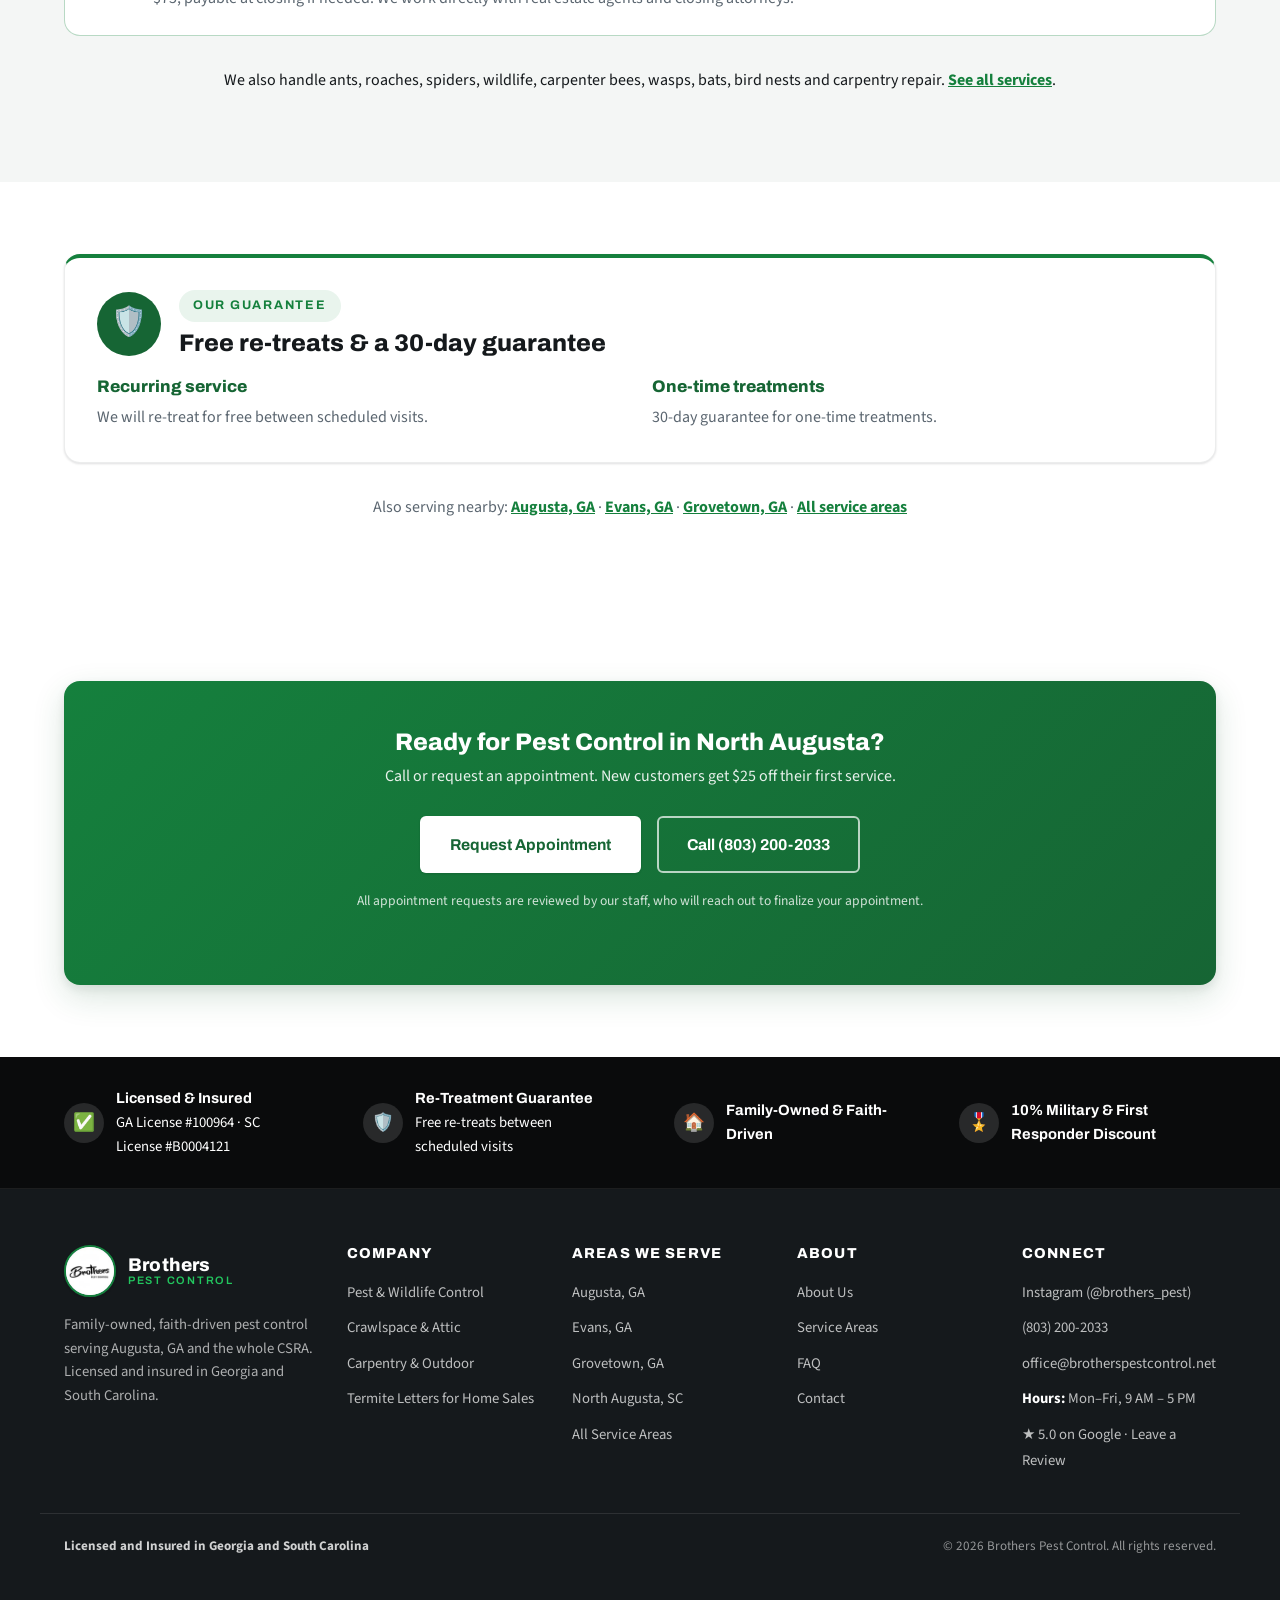
<file: docs/pest-control-north-augusta-sc.html>
<!DOCTYPE html>
<html lang="en">
<head>
<meta charset="UTF-8">
<meta name="viewport" content="width=device-width, initial-scale=1.0">
<title>Pest Control in North Augusta, SC | Brothers Pest Control</title>
<meta name="description" content="Pest control in North Augusta, SC. Licensed in South Carolina (#B0004121). CL-100 termite letters in 24–48 hours, termite treatment, crawlspace encapsulation and quarterly service.">
<link rel="icon" type="image/jpeg" href="assets/logo-badge.jpg">
<link rel="preconnect" href="https://fonts.googleapis.com">
<link rel="preconnect" href="https://fonts.gstatic.com" crossorigin>
<link href="https://fonts.googleapis.com/css2?family=Archivo:wght@500;600;700;800&family=Source+Sans+3:wght@400;600;700&display=swap" rel="stylesheet">
<link rel="stylesheet" href="styles.css?v=20261120-3">
</head>
<body>

<header class="site-header">
  <div class="header-inner">
    <a href="index.html" class="brand">
      <span class="brand-badge"><img src="assets/logo-badge.jpg" alt="Brothers Pest Control logo badge"></span>
      <span class="brand-word"><strong>Brothers</strong><span>Pest Control</span></span>
    </a>
    <nav class="main-nav" aria-label="Primary">
      <a href="index.html">Home</a>
      <a href="services.html">Services</a>
      <a href="service-area.html" aria-current="page">Service Area</a>
      <a href="about.html">About</a>
      <a href="faq.html">FAQ</a>
      <a href="contact.html">Contact</a>
    </nav>
    <div class="header-cta">
      <a href="tel:8032002033" class="header-phone">(803) 200-2033<small>Call Now</small></a>
      <a href="https://portal.gorilladesk.com/brospestcontrol/booking?fbclid=IwY2xjawTnX89wZG9mBWV4dG4DYWVtAjEwAGJyaWQRMUFJbFFKTzVnUlVubElSN3FzcnRjBmFwcF9pZBAyMjIwMzkxNzg4MjAwODkyAAEewezlgg4vY1GfRL_hwmaiOZm5tj9zatPW8vrMeHS6EONmKB9_aHTJDhF3_zY_aem_PuyCdJYUeGN5oBeG-N2Fog" class="btn btn-primary btn-header-cta" target="_blank" rel="noopener" aria-label="Request Appointment"><span class="full-label">Request Appointment</span><span class="short-label" aria-hidden="true">Request</span></a>
      <button class="nav-toggle" aria-label="Toggle menu" aria-expanded="false"><span></span><span></span><span></span></button>
    </div>
  </div>
</header>

<main>

  <section class="page-header">
    <div class="container">
      <div class="breadcrumb"><a href="index.html">Home</a> / <a href="service-area.html">Service Area</a> / North Augusta, SC</div>
      <span class="eyebrow">North Augusta, South Carolina</span>
      <h1>Pest Control in North Augusta, SC</h1>
      <p>Licensed South Carolina pest control for North Augusta — CL-100 termite letters, termite treatment, crawlspaces and everyday pests.</p>
    </div>
  </section>

  <section class="section">
    <div class="container two-col">
      <div class="prose">
        <h2>Your local, family-owned pest control team in North Augusta</h2>
        <p>North Augusta sits just across the Savannah River from Augusta, and we're licensed in South Carolina as well as Georgia, so we can serve homes on both sides of the river with the same team.</p>
        <p>Because North Augusta is in South Carolina, home sales here call for the South Carolina CL-100 termite report rather than the Georgia form. We provide CL-100s, usually within 24–48 hours, and work directly with real estate agents and closing attorneys.</p>
        <p>Every visit starts with an inspection. We will re-treat for free between scheduled visits.</p>
      </div>
      <aside class="info-card">
        <h3>Serving North Augusta &amp; Aiken County</h3>
        <ul class="check-list">
          <li>Family-owned &amp; faith-driven</li>
          <li>South Carolina License #B0004121</li>
          <li>Rated 5.0 ★ from 85 Google reviews</li>
          <li>Quarterly service from about $85/quarter</li>
          <li>$25 off your first service for new customers</li>
          <li>Office hours Mon–Fri, 9 AM – 5 PM</li>
        </ul>
        <p style="margin:20px 0 0;"><a href="tel:8032002033" class="btn btn-primary btn-block">Call (803) 200-2033</a></p>
      </aside>
    </div>
  </section>

  <section class="section section--fog">
    <div class="container">
      <div class="section-head">
        <span class="eyebrow">Popular in North Augusta</span>
        <h2>What North Augusta Homeowners Call Us For</h2>
      </div>
      <div class="grid grid-3">
        <a class="card service-card" href="termite-letters.html">
          <span class="card-icon">📄</span>
          <h3>CL-100 Termite Letters</h3>
          <p>South Carolina CL-100s, usually in 24–48 hours, $75 payable at closing.</p>
          <span class="card-link">Learn More</span>
        </a>
        <a class="card service-card" href="services.html#termite-treatment">
          <span class="card-icon">🪵</span>
          <h3>Termite Treatment</h3>
          <p>Liquid treatments and Trelona® ATBS bait stations, plus termite bonds and annual renewals.</p>
          <span class="card-link">Learn More</span>
        </a>
        <a class="card service-card" href="services.html#crawlspace-attic">
          <span class="card-icon">🧱</span>
          <h3>Crawlspace Encapsulation</h3>
          <p>Partial or full encapsulation, dehumidifiers and sump pumps when needed — free estimates.</p>
          <span class="card-link">Learn More</span>
        </a>
      </div>
      <a class="feature-band" href="termite-letters.html" style="background:var(--pure-white);">
        <span class="feature-band-icon" aria-hidden="true">🏡</span>
        <div class="feature-band-copy">
          <strong>Selling or buying in North Augusta? We provide the South Carolina CL-100, usually within 24–48 hours.</strong>
          <span>$75, payable at closing if needed. We work directly with real estate agents and closing attorneys.</span>
        </div>
        <span class="card-link">Termite Letters</span>
      </a>
      <p class="text-center" style="margin-top:32px;">We also handle ants, roaches, spiders, wildlife, carpenter bees, wasps, bats, bird nests and carpentry repair. <a href="services.html" class="inline-link">See all services</a>.</p>
    </div>
  </section>

  <section class="section">
    <div class="container">
      <div class="guarantee-panel" style="margin-top:0;">
        <div class="guarantee-head">
          <span class="guarantee-icon" aria-hidden="true">🛡️</span>
          <div>
            <span class="eyebrow">Our Guarantee</span>
            <h3>Free re-treats &amp; a 30-day guarantee</h3>
          </div>
        </div>
        <div class="guarantee-terms">
          <div>
            <h4>Recurring service</h4>
            <p>We will re-treat for free between scheduled visits.</p>
          </div>
          <div>
            <h4>One-time treatments</h4>
            <p>30-day guarantee for one-time treatments.</p>
          </div>
        </div>
      </div>
      <p class="text-center" style="margin-top:32px; color:var(--slate-gray);">Also serving nearby: <a href="pest-control-augusta-ga.html" class="inline-link">Augusta, GA</a> · <a href="pest-control-evans-ga.html" class="inline-link">Evans, GA</a> · <a href="pest-control-grovetown-ga.html" class="inline-link">Grovetown, GA</a> · <a href="service-area.html" class="inline-link">All service areas</a></p>
    </div>
  </section>

  <section class="section">
    <div class="container">
      <div class="cta-banner">
        <h2>Ready for Pest Control in North Augusta?</h2>
        <p>Call or request an appointment. New customers get $25 off their first service.</p>
        <div class="btn-row" style="justify-content:center;">
          <a href="https://portal.gorilladesk.com/brospestcontrol/booking?fbclid=IwY2xjawTnX89wZG9mBWV4dG4DYWVtAjEwAGJyaWQRMUFJbFFKTzVnUlVubElSN3FzcnRjBmFwcF9pZBAyMjIwMzkxNzg4MjAwODkyAAEewezlgg4vY1GfRL_hwmaiOZm5tj9zatPW8vrMeHS6EONmKB9_aHTJDhF3_zY_aem_PuyCdJYUeGN5oBeG-N2Fog" class="btn btn-primary" target="_blank" rel="noopener">Request Appointment</a>
          <a href="tel:8032002033" class="btn btn-secondary">Call (803) 200-2033</a>
        </div>
        <p class="disclaimer-note">All appointment requests are reviewed by our staff, who will reach out to finalize your appointment.</p>
      </div>
    </div>
  </section>

</main>

<footer class="site-footer">
  <div class="trust-bar">
    <div class="container trust-bar-inner">
      <div class="trust-item"><span class="icon">✅</span><div><strong>Licensed &amp; Insured</strong>GA License #100964 · SC License #B0004121</div></div>
      <div class="trust-item"><span class="icon">🛡️</span><div><strong>Re-Treatment Guarantee</strong>Free re-treats between scheduled visits</div></div>
      <div class="trust-item"><span class="icon">🏠</span><div><strong>Family-Owned &amp; Faith-Driven</strong></div></div>
      <div class="trust-item"><span class="icon">🎖️</span><div><strong>10% Military &amp; First Responder Discount</strong></div></div>
    </div>
  </div>
  <div class="container footer-columns">
    <div class="footer-col footer-brand-col">
      <div class="footer-brand">
        <span class="brand-badge"><img src="assets/logo-badge.jpg" alt="Brothers Pest Control logo badge"></span>
        <span class="brand-word"><strong>Brothers</strong><span>Pest Control</span></span>
      </div>
      <p class="footer-desc">Family-owned, faith-driven pest control serving Augusta, GA and the whole CSRA. Licensed and insured in Georgia and South Carolina.</p>
    </div>
    <div class="footer-col">
      <h4>Company</h4>
      <ul>
        <li><a href="services.html#pest-wildlife">Pest &amp; Wildlife Control</a></li>
        <li><a href="services.html#crawlspace-attic">Crawlspace &amp; Attic</a></li>
        <li><a href="services.html#carpentry-outdoor">Carpentry &amp; Outdoor</a></li>
        <li><a href="termite-letters.html">Termite Letters for Home Sales</a></li>
      </ul>
    </div>
    <div class="footer-col">
      <h4>Areas We Serve</h4>
      <ul>
        <li><a href="pest-control-augusta-ga.html">Augusta, GA</a></li>
        <li><a href="pest-control-evans-ga.html">Evans, GA</a></li>
        <li><a href="pest-control-grovetown-ga.html">Grovetown, GA</a></li>
        <li><a href="pest-control-north-augusta-sc.html">North Augusta, SC</a></li>
        <li><a href="service-area.html">All Service Areas</a></li>
      </ul>
    </div>
    <div class="footer-col">
      <h4>About</h4>
      <ul>
        <li><a href="about.html">About Us</a></li>
        <li><a href="service-area.html">Service Areas</a></li>
        <li><a href="faq.html">FAQ</a></li>
        <li><a href="contact.html">Contact</a></li>
      </ul>
    </div>
    <div class="footer-col">
      <h4>Connect</h4>
      <ul>
        <li><a href="https://www.instagram.com/brothers_pest" target="_blank" rel="noopener">Instagram (@brothers_pest)</a></li>
        <li><a href="tel:8032002033">(803) 200-2033</a></li>
        <li><a href="mailto:office@brotherspestcontrol.net">office@brotherspestcontrol.net</a></li>
        <li><span class="footer-hours"><strong>Hours:</strong> Mon–Fri, 9 AM – 5 PM</span></li>
        <li><a href="https://www.google.com/search?q=Brothers+Pest+Control+(803)+200-2033" target="_blank" rel="noopener">★ 5.0 on Google · Leave a Review</a></li>
      </ul>
    </div>
  </div>
  <div class="container footer-bottom">
    <span><strong>Licensed and Insured in Georgia and South Carolina</strong></span>
    <span>&copy; 2026 Brothers Pest Control. All rights reserved.</span>
  </div>
</footer>

<script src="script.js"></script>
</body>
</html>
</file>
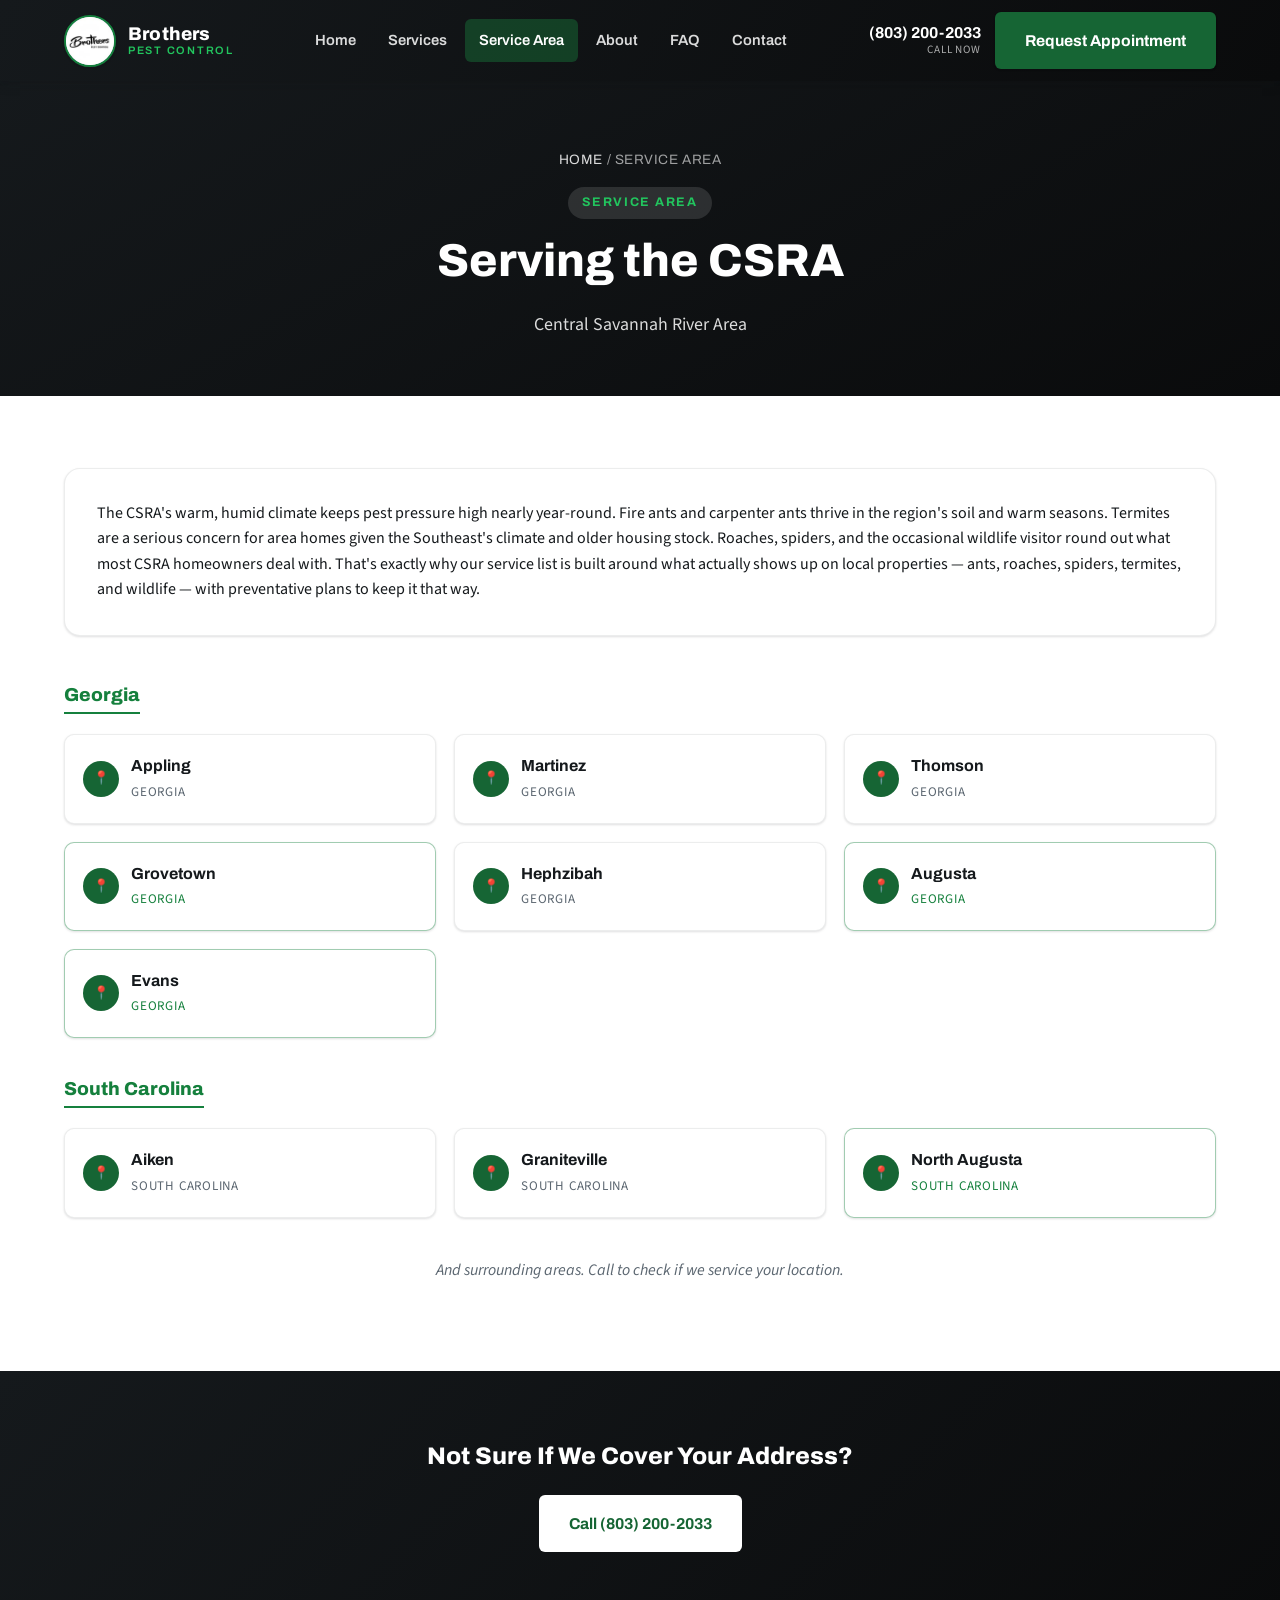
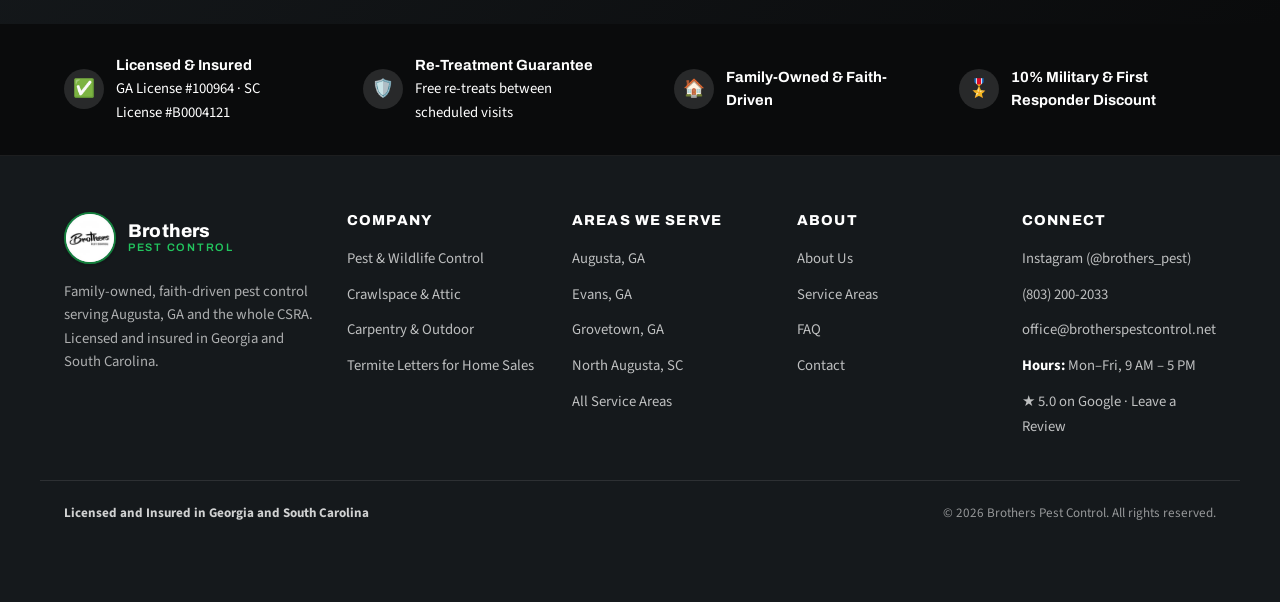
<file: docs/service-area.html>
<!DOCTYPE html>
<html lang="en">
<head>
<meta charset="UTF-8">
<meta name="viewport" content="width=device-width, initial-scale=1.0">
<title>Service Area | Brothers Pest Control</title>
<meta name="description" content="Brothers Pest Control proudly serves 10 communities across Georgia and South Carolina in the Central Savannah River Area.">
<link rel="icon" type="image/jpeg" href="assets/logo-badge.jpg">
<link rel="preconnect" href="https://fonts.googleapis.com">
<link rel="preconnect" href="https://fonts.gstatic.com" crossorigin>
<link href="https://fonts.googleapis.com/css2?family=Archivo:wght@500;600;700;800&family=Source+Sans+3:wght@400;600;700&display=swap" rel="stylesheet">
<link rel="stylesheet" href="styles.css?v=20261120-3">
</head>
<body>

<header class="site-header">
  <div class="header-inner">
    <a href="index.html" class="brand">
      <span class="brand-badge"><img src="assets/logo-badge.jpg" alt="Brothers Pest Control logo badge"></span>
      <span class="brand-word"><strong>Brothers</strong><span>Pest Control</span></span>
    </a>
    <nav class="main-nav" aria-label="Primary">
      <a href="index.html">Home</a>
      <a href="services.html">Services</a>
      <a href="service-area.html" aria-current="page">Service Area</a>
      <a href="about.html">About</a>
      <a href="faq.html">FAQ</a>
      <a href="contact.html">Contact</a>
    </nav>
    <div class="header-cta">
      <a href="tel:8032002033" class="header-phone">(803) 200-2033<small>Call Now</small></a>
      <a href="https://portal.gorilladesk.com/brospestcontrol/booking?fbclid=IwY2xjawTnX89wZG9mBWV4dG4DYWVtAjEwAGJyaWQRMUFJbFFKTzVnUlVubElSN3FzcnRjBmFwcF9pZBAyMjIwMzkxNzg4MjAwODkyAAEewezlgg4vY1GfRL_hwmaiOZm5tj9zatPW8vrMeHS6EONmKB9_aHTJDhF3_zY_aem_PuyCdJYUeGN5oBeG-N2Fog" class="btn btn-primary btn-header-cta" target="_blank" rel="noopener" aria-label="Request Appointment"><span class="full-label">Request Appointment</span><span class="short-label" aria-hidden="true">Request</span></a>
      <button class="nav-toggle" aria-label="Toggle menu" aria-expanded="false"><span></span><span></span><span></span></button>
    </div>
  </div>
</header>

<main>

  <section class="page-header">
    <div class="container">
      <div class="breadcrumb"><a href="index.html">Home</a> / Service Area</div>
      <span class="eyebrow">Service Area</span>
      <h1>Serving the CSRA</h1>
      <p>Central Savannah River Area</p>
    </div>
  </section>

  <section class="section">
    <div class="container">
      <div class="area-intro">
        <p style="margin:0;">The CSRA's warm, humid climate keeps pest pressure high nearly year-round. Fire ants and carpenter ants thrive in the region's soil and warm seasons. Termites are a serious concern for area homes given the Southeast's climate and older housing stock. Roaches, spiders, and the occasional wildlife visitor round out what most CSRA homeowners deal with. That's exactly why our service list is built around what actually shows up on local properties — ants, roaches, spiders, termites, and wildlife — with preventative plans to keep it that way.</p>
      </div>

      <div class="area-state-group">
        <h3>Georgia</h3>
        <div class="area-city-grid">
          <div class="area-city-card"><span class="pin">📍</span><div><strong>Appling</strong><span>Georgia</span></div></div>
          <div class="area-city-card"><span class="pin">📍</span><div><strong>Martinez</strong><span>Georgia</span></div></div>
          <div class="area-city-card"><span class="pin">📍</span><div><strong>Thomson</strong><span>Georgia</span></div></div>
          <a class="area-city-card area-city-card--link" href="pest-control-grovetown-ga.html"><span class="pin">📍</span><div><strong>Grovetown</strong><span>Georgia</span></div></a>
          <div class="area-city-card"><span class="pin">📍</span><div><strong>Hephzibah</strong><span>Georgia</span></div></div>
          <a class="area-city-card area-city-card--link" href="pest-control-augusta-ga.html"><span class="pin">📍</span><div><strong>Augusta</strong><span>Georgia</span></div></a>
          <a class="area-city-card area-city-card--link" href="pest-control-evans-ga.html"><span class="pin">📍</span><div><strong>Evans</strong><span>Georgia</span></div></a>
        </div>
      </div>

      <div class="area-state-group">
        <h3>South Carolina</h3>
        <div class="area-city-grid">
          <div class="area-city-card"><span class="pin">📍</span><div><strong>Aiken</strong><span>South Carolina</span></div></div>
          <div class="area-city-card"><span class="pin">📍</span><div><strong>Graniteville</strong><span>South Carolina</span></div></div>
          <a class="area-city-card area-city-card--link" href="pest-control-north-augusta-sc.html"><span class="pin">📍</span><div><strong>North Augusta</strong><span>South Carolina</span></div></a>
        </div>
      </div>

      <p class="text-center" style="color:var(--slate-gray);"><em>And surrounding areas. Call to check if we service your location.</em></p>
    </div>
  </section>

  <section class="section section--green">
    <div class="container">
      <div class="cta-banner" style="background:transparent; box-shadow:none; padding:0;">
        <h2>Not Sure If We Cover Your Address?</h2>
        <div class="btn-row" style="justify-content:center;">
          <a href="tel:8032002033" class="btn" style="background:var(--pure-white); color:var(--accent-green-deep);">Call (803) 200-2033</a>
        </div>
      </div>
    </div>
  </section>

</main>

<footer class="site-footer">
  <div class="trust-bar">
    <div class="container trust-bar-inner">
      <div class="trust-item"><span class="icon">✅</span><div><strong>Licensed &amp; Insured</strong>GA License #100964 · SC License #B0004121</div></div>
      <div class="trust-item"><span class="icon">🛡️</span><div><strong>Re-Treatment Guarantee</strong>Free re-treats between scheduled visits</div></div>
      <div class="trust-item"><span class="icon">🏠</span><div><strong>Family-Owned &amp; Faith-Driven</strong></div></div>
      <div class="trust-item"><span class="icon">🎖️</span><div><strong>10% Military &amp; First Responder Discount</strong></div></div>
    </div>
  </div>
  <div class="container footer-columns">
    <div class="footer-col footer-brand-col">
      <div class="footer-brand">
        <span class="brand-badge"><img src="assets/logo-badge.jpg" alt="Brothers Pest Control logo badge"></span>
        <span class="brand-word"><strong>Brothers</strong><span>Pest Control</span></span>
      </div>
      <p class="footer-desc">Family-owned, faith-driven pest control serving Augusta, GA and the whole CSRA. Licensed and insured in Georgia and South Carolina.</p>
    </div>
    <div class="footer-col">
      <h4>Company</h4>
      <ul>
        <li><a href="services.html#pest-wildlife">Pest &amp; Wildlife Control</a></li>
        <li><a href="services.html#crawlspace-attic">Crawlspace &amp; Attic</a></li>
        <li><a href="services.html#carpentry-outdoor">Carpentry &amp; Outdoor</a></li>
        <li><a href="termite-letters.html">Termite Letters for Home Sales</a></li>
      </ul>
    </div>
    <div class="footer-col">
      <h4>Areas We Serve</h4>
      <ul>
        <li><a href="pest-control-augusta-ga.html">Augusta, GA</a></li>
        <li><a href="pest-control-evans-ga.html">Evans, GA</a></li>
        <li><a href="pest-control-grovetown-ga.html">Grovetown, GA</a></li>
        <li><a href="pest-control-north-augusta-sc.html">North Augusta, SC</a></li>
        <li><a href="service-area.html">All Service Areas</a></li>
      </ul>
    </div>
    <div class="footer-col">
      <h4>About</h4>
      <ul>
        <li><a href="about.html">About Us</a></li>
        <li><a href="service-area.html">Service Areas</a></li>
        <li><a href="faq.html">FAQ</a></li>
        <li><a href="contact.html">Contact</a></li>
      </ul>
    </div>
    <div class="footer-col">
      <h4>Connect</h4>
      <ul>
        <li><a href="https://www.instagram.com/brothers_pest" target="_blank" rel="noopener">Instagram (@brothers_pest)</a></li>
        <li><a href="tel:8032002033">(803) 200-2033</a></li>
        <li><a href="mailto:office@brotherspestcontrol.net">office@brotherspestcontrol.net</a></li>
        <li><span class="footer-hours"><strong>Hours:</strong> Mon–Fri, 9 AM – 5 PM</span></li>
        <li><a href="https://www.google.com/search?q=Brothers+Pest+Control+(803)+200-2033" target="_blank" rel="noopener">★ 5.0 on Google · Leave a Review</a></li>
      </ul>
    </div>
  </div>
  <div class="container footer-bottom">
    <span><strong>Licensed and Insured in Georgia and South Carolina</strong></span>
    <span>&copy; 2026 Brothers Pest Control. All rights reserved.</span>
  </div>
</footer>

<script src="script.js"></script>
</body>
</html>
</file>
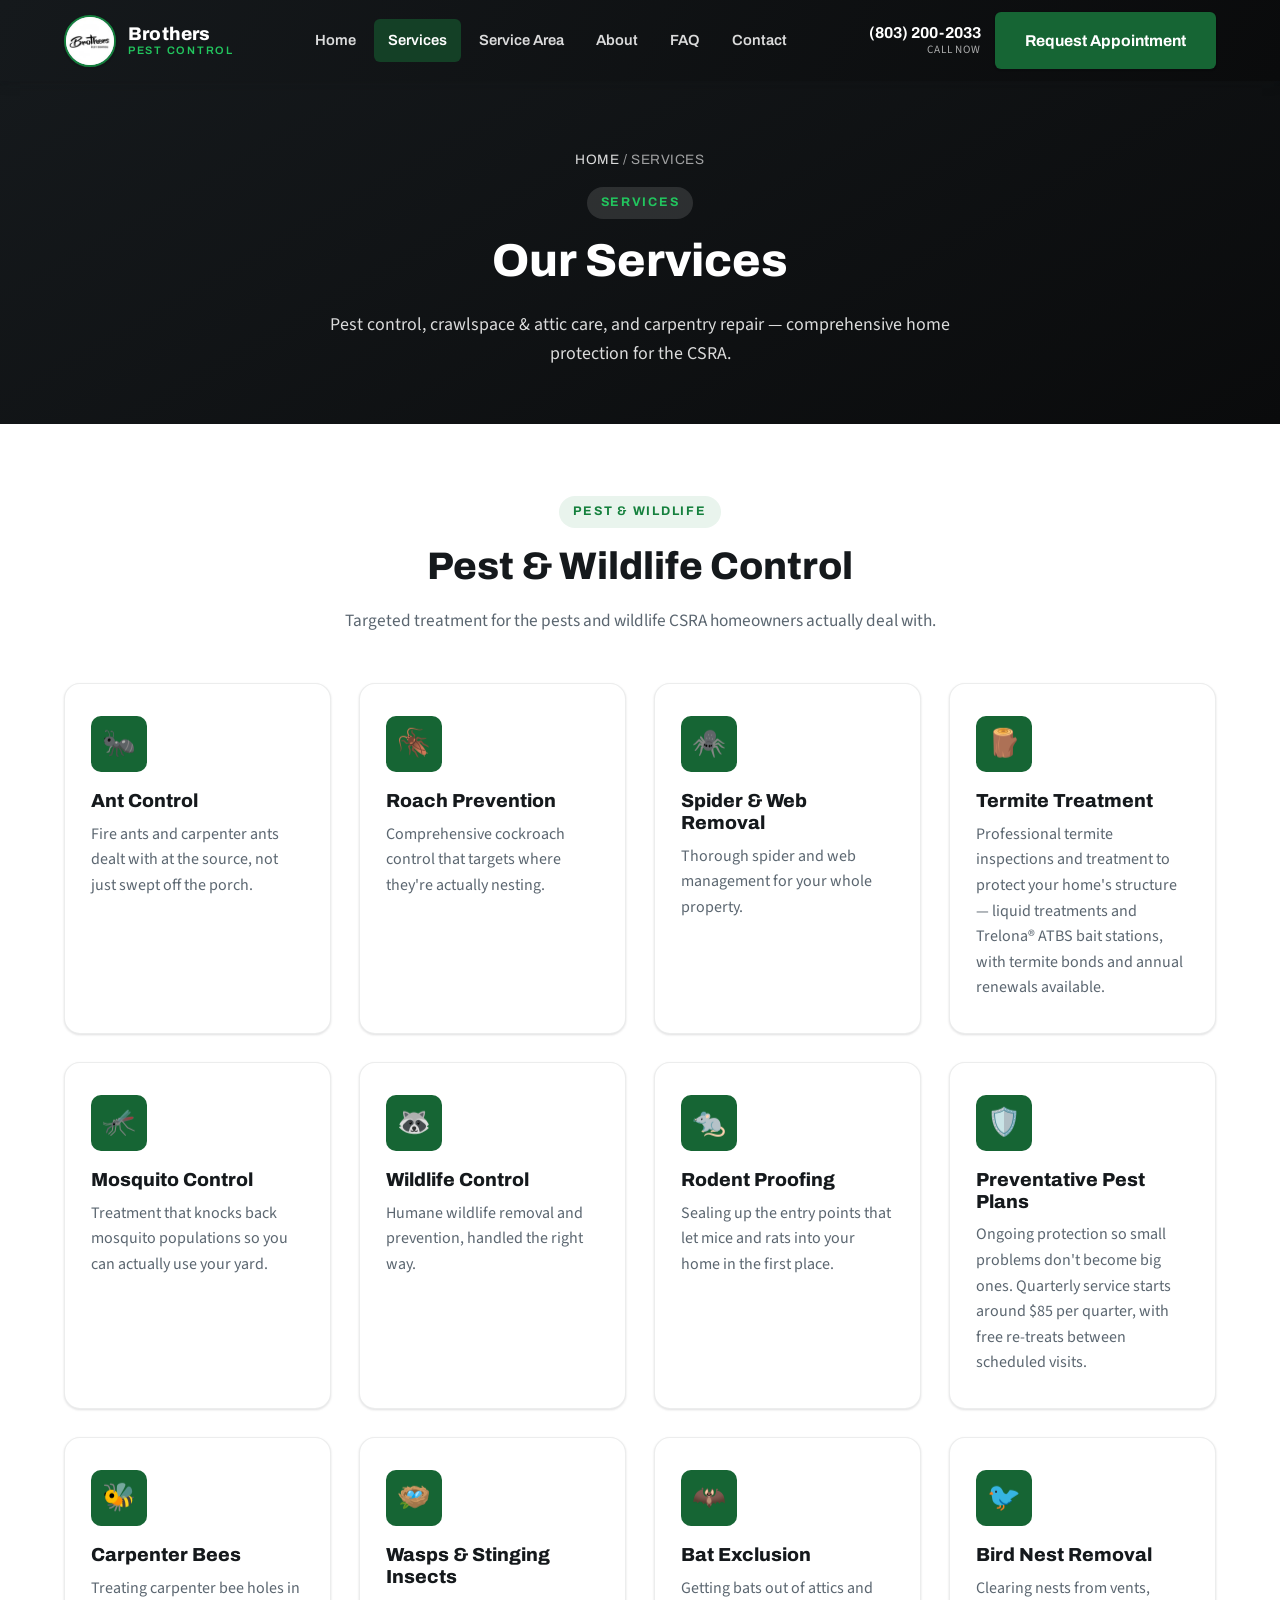
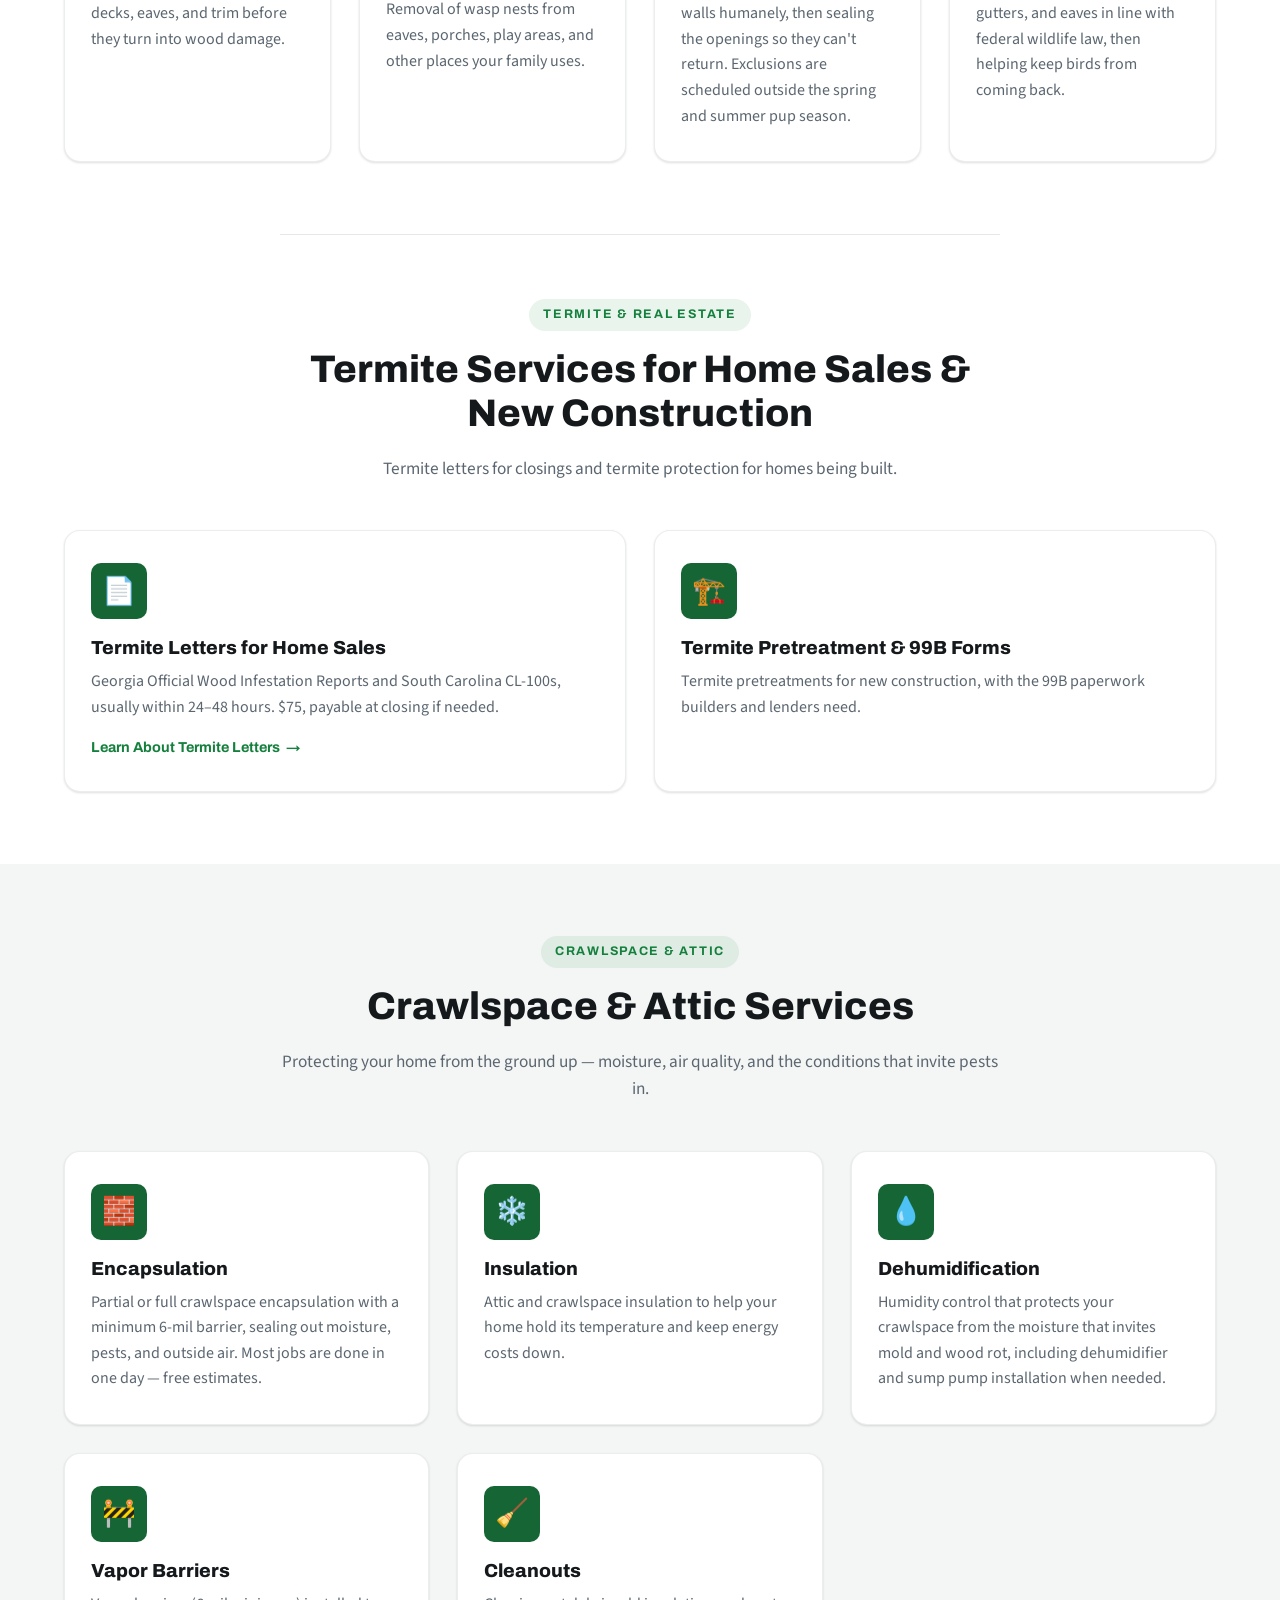
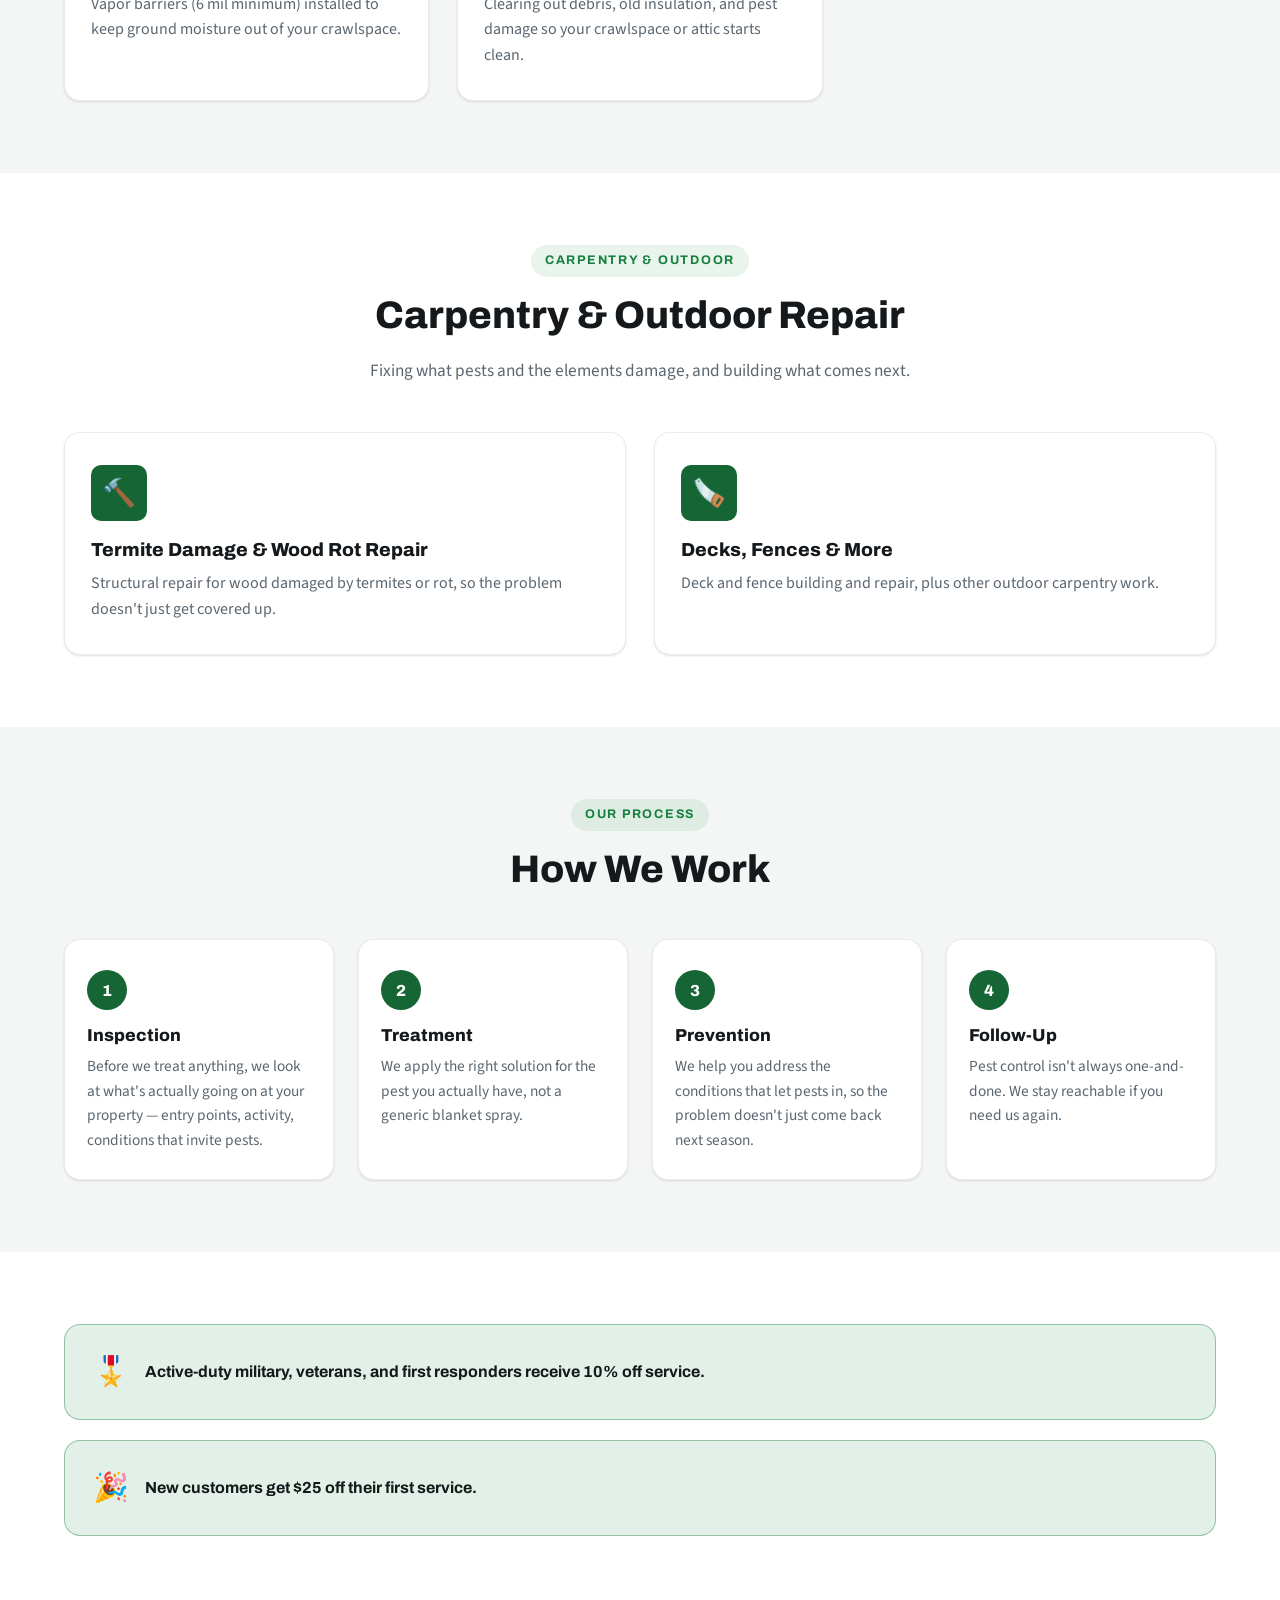
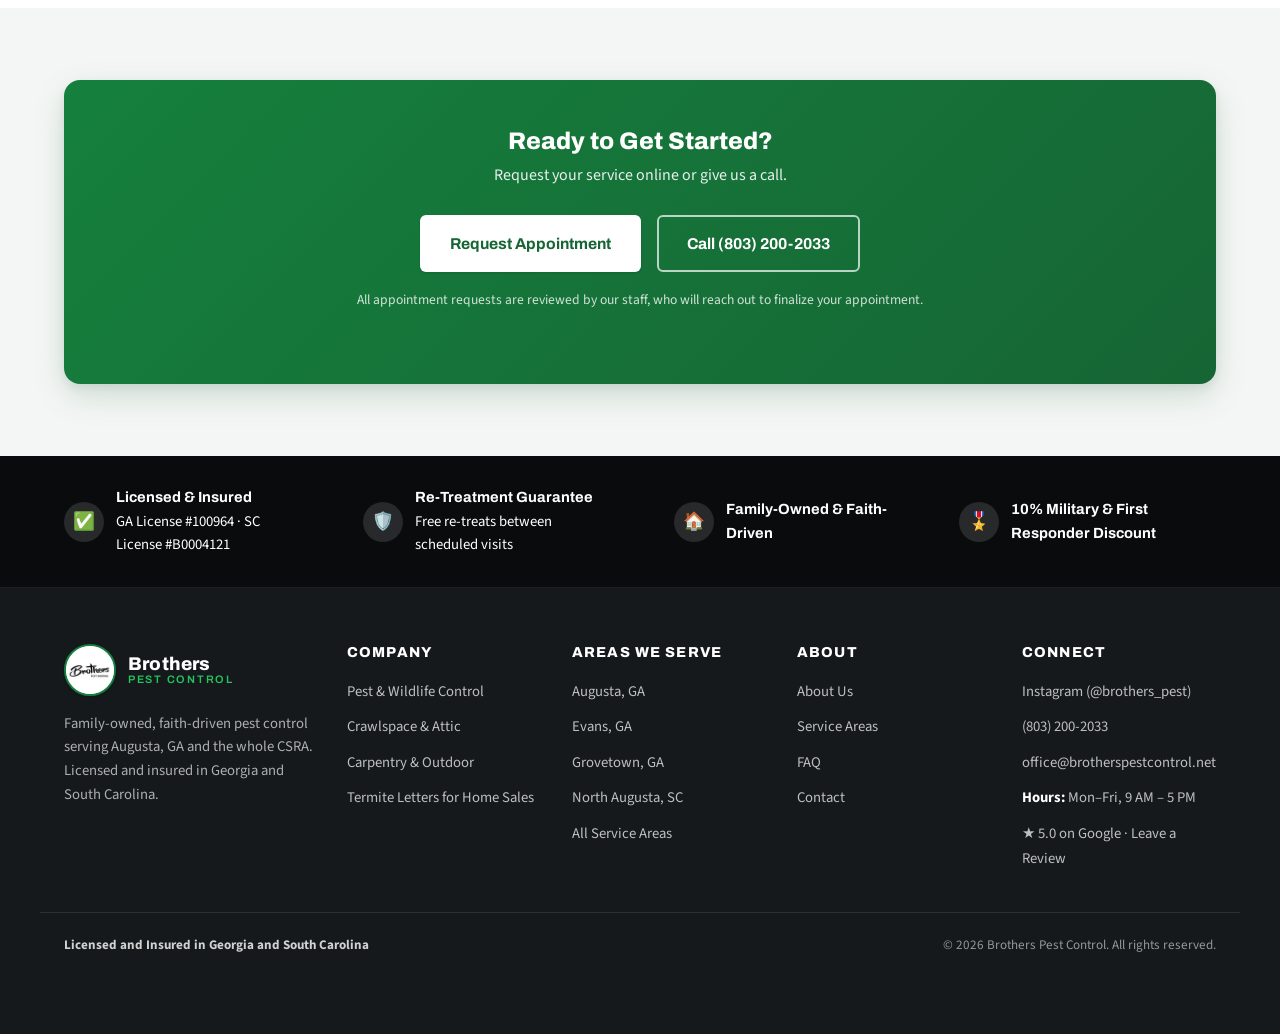
<file: docs/services.html>
<!DOCTYPE html>
<html lang="en">
<head>
<meta charset="UTF-8">
<meta name="viewport" content="width=device-width, initial-scale=1.0">
<title>Our Services | Brothers Pest Control</title>
<meta name="description" content="Pest control, crawlspace & attic services, and carpentry repair for CSRA homes — ant, roach, spider, termite, mosquito, and wildlife control; encapsulation, insulation, and dehumidification; termite/wood rot repair, decks, and fences.">
<link rel="icon" type="image/jpeg" href="assets/logo-badge.jpg">
<link rel="preconnect" href="https://fonts.googleapis.com">
<link rel="preconnect" href="https://fonts.gstatic.com" crossorigin>
<link href="https://fonts.googleapis.com/css2?family=Archivo:wght@500;600;700;800&family=Source+Sans+3:wght@400;600;700&display=swap" rel="stylesheet">
<link rel="stylesheet" href="styles.css?v=20261120-3">
</head>
<body>

<header class="site-header">
  <div class="header-inner">
    <a href="index.html" class="brand">
      <span class="brand-badge"><img src="assets/logo-badge.jpg" alt="Brothers Pest Control logo badge"></span>
      <span class="brand-word"><strong>Brothers</strong><span>Pest Control</span></span>
    </a>
    <nav class="main-nav" aria-label="Primary">
      <a href="index.html">Home</a>
      <a href="services.html" aria-current="page">Services</a>
      <a href="service-area.html">Service Area</a>
      <a href="about.html">About</a>
      <a href="faq.html">FAQ</a>
      <a href="contact.html">Contact</a>
    </nav>
    <div class="header-cta">
      <a href="tel:8032002033" class="header-phone">(803) 200-2033<small>Call Now</small></a>
      <a href="https://portal.gorilladesk.com/brospestcontrol/booking?fbclid=IwY2xjawTnX89wZG9mBWV4dG4DYWVtAjEwAGJyaWQRMUFJbFFKTzVnUlVubElSN3FzcnRjBmFwcF9pZBAyMjIwMzkxNzg4MjAwODkyAAEewezlgg4vY1GfRL_hwmaiOZm5tj9zatPW8vrMeHS6EONmKB9_aHTJDhF3_zY_aem_PuyCdJYUeGN5oBeG-N2Fog" class="btn btn-primary btn-header-cta" target="_blank" rel="noopener" aria-label="Request Appointment"><span class="full-label">Request Appointment</span><span class="short-label" aria-hidden="true">Request</span></a>
      <button class="nav-toggle" aria-label="Toggle menu" aria-expanded="false"><span></span><span></span><span></span></button>
    </div>
  </div>
</header>

<main>

  <section class="page-header">
    <div class="container">
      <div class="breadcrumb"><a href="index.html">Home</a> / Services</div>
      <span class="eyebrow">Services</span>
      <h1>Our Services</h1>
      <p>Pest control, crawlspace &amp; attic care, and carpentry repair — comprehensive home protection for the CSRA.</p>
    </div>
  </section>

  <section class="section" id="pest-wildlife">
    <div class="container">
      <div class="section-head">
        <span class="eyebrow">Pest &amp; Wildlife</span>
        <h2>Pest &amp; Wildlife Control</h2>
        <p>Targeted treatment for the pests and wildlife CSRA homeowners actually deal with.</p>
      </div>
      <div class="grid grid-4">
        <div class="card service-card service-card--full" id="ant-control">
          <span class="card-icon">🐜</span>
          <h3>Ant Control</h3>
          <p>Fire ants and carpenter ants dealt with at the source, not just swept off the porch.</p>
        </div>
        <div class="card service-card service-card--full" id="roach-prevention">
          <span class="card-icon">🪳</span>
          <h3>Roach Prevention</h3>
          <p>Comprehensive cockroach control that targets where they're actually nesting.</p>
        </div>
        <div class="card service-card service-card--full" id="spider-web-removal">
          <span class="card-icon">🕷️</span>
          <h3>Spider &amp; Web Removal</h3>
          <p>Thorough spider and web management for your whole property.</p>
        </div>
        <div class="card service-card service-card--full" id="termite-treatment">
          <span class="card-icon">🪵</span>
          <h3>Termite Treatment</h3>
          <p>Professional termite inspections and treatment to protect your home's structure — liquid treatments and Trelona® ATBS bait stations, with termite bonds and annual renewals available.</p>
        </div>
        <div class="card service-card service-card--full" id="mosquito-control">
          <span class="card-icon">🦟</span>
          <h3>Mosquito Control</h3>
          <p>Treatment that knocks back mosquito populations so you can actually use your yard.</p>
        </div>
        <div class="card service-card service-card--full" id="wildlife-control">
          <span class="card-icon">🦝</span>
          <h3>Wildlife Control</h3>
          <p>Humane wildlife removal and prevention, handled the right way.</p>
        </div>
        <div class="card service-card service-card--full" id="rodent-proofing">
          <span class="card-icon">🐀</span>
          <h3>Rodent Proofing</h3>
          <p>Sealing up the entry points that let mice and rats into your home in the first place.</p>
        </div>
        <div class="card service-card service-card--full" id="preventative-pest-plans">
          <span class="card-icon">🛡️</span>
          <h3>Preventative Pest Plans</h3>
          <p>Ongoing protection so small problems don't become big ones. Quarterly service starts around $85 per quarter, with free re-treats between scheduled visits.</p>
        </div>
        <div class="card service-card service-card--full" id="carpenter-bees">
          <span class="card-icon">🐝</span>
          <h3>Carpenter Bees</h3>
          <p>Treating carpenter bee holes in decks, eaves, and trim before they turn into wood damage.</p>
        </div>
        <div class="card service-card service-card--full" id="wasps">
          <span class="card-icon">🪺</span>
          <h3>Wasps &amp; Stinging Insects</h3>
          <p>Removal of wasp nests from eaves, porches, play areas, and other places your family uses.</p>
        </div>
        <div class="card service-card service-card--full" id="bat-exclusion">
          <span class="card-icon">🦇</span>
          <h3>Bat Exclusion</h3>
          <p>Getting bats out of attics and walls humanely, then sealing the openings so they can't return. Exclusions are scheduled outside the spring and summer pup season.</p>
        </div>
        <div class="card service-card service-card--full" id="bird-nest-removal">
          <span class="card-icon">🐦</span>
          <h3>Bird Nest Removal</h3>
          <p>Clearing nests from vents, gutters, and eaves in line with federal wildlife law, then helping keep birds from coming back.</p>
        </div>
      </div>
      <div class="section-head subsection-head" id="termite-real-estate">
        <span class="eyebrow">Termite &amp; Real Estate</span>
        <h2>Termite Services for Home Sales &amp; New Construction</h2>
        <p>Termite letters for closings and termite protection for homes being built.</p>
      </div>
      <div class="grid grid-2">
        <a class="card service-card service-card--full" href="termite-letters.html" id="termite-letters">
          <span class="card-icon">📄</span>
          <h3>Termite Letters for Home Sales</h3>
          <p>Georgia Official Wood Infestation Reports and South Carolina CL-100s, usually within 24–48 hours. $75, payable at closing if needed.</p>
          <span class="card-link">Learn About Termite Letters</span>
        </a>
        <div class="card service-card service-card--full" id="termite-pretreatment">
          <span class="card-icon">🏗️</span>
          <h3>Termite Pretreatment &amp; 99B Forms</h3>
          <p>Termite pretreatments for new construction, with the 99B paperwork builders and lenders need.</p>
        </div>
      </div>
    </div>
  </section>

  <section class="section section--fog" id="crawlspace-attic">
    <div class="container">
      <div class="section-head">
        <span class="eyebrow">Crawlspace &amp; Attic</span>
        <h2>Crawlspace &amp; Attic Services</h2>
        <p>Protecting your home from the ground up — moisture, air quality, and the conditions that invite pests in.</p>
      </div>
      <div class="grid grid-3">
        <div class="card service-card service-card--full" id="encapsulation">
          <span class="card-icon">🧱</span>
          <h3>Encapsulation</h3>
          <p>Partial or full crawlspace encapsulation with a minimum 6-mil barrier, sealing out moisture, pests, and outside air. Most jobs are done in one day — free estimates.</p>
        </div>
        <div class="card service-card service-card--full" id="insulation">
          <span class="card-icon">❄️</span>
          <h3>Insulation</h3>
          <p>Attic and crawlspace insulation to help your home hold its temperature and keep energy costs down.</p>
        </div>
        <div class="card service-card service-card--full" id="dehumidification">
          <span class="card-icon">💧</span>
          <h3>Dehumidification</h3>
          <p>Humidity control that protects your crawlspace from the moisture that invites mold and wood rot, including dehumidifier and sump pump installation when needed.</p>
        </div>
        <div class="card service-card service-card--full" id="vapor-barriers">
          <span class="card-icon">🚧</span>
          <h3>Vapor Barriers</h3>
          <p>Vapor barriers (6 mil minimum) installed to keep ground moisture out of your crawlspace.</p>
        </div>
        <div class="card service-card service-card--full" id="cleanouts">
          <span class="card-icon">🧹</span>
          <h3>Cleanouts</h3>
          <p>Clearing out debris, old insulation, and pest damage so your crawlspace or attic starts clean.</p>
        </div>
      </div>
    </div>
  </section>

  <section class="section" id="carpentry-outdoor">
    <div class="container">
      <div class="section-head">
        <span class="eyebrow">Carpentry &amp; Outdoor</span>
        <h2>Carpentry &amp; Outdoor Repair</h2>
        <p>Fixing what pests and the elements damage, and building what comes next.</p>
      </div>
      <div class="grid grid-2">
        <div class="card service-card service-card--full" id="termite-wood-rot-repair">
          <span class="card-icon">🔨</span>
          <h3>Termite Damage &amp; Wood Rot Repair</h3>
          <p>Structural repair for wood damaged by termites or rot, so the problem doesn't just get covered up.</p>
        </div>
        <div class="card service-card service-card--full" id="decks-fences">
          <span class="card-icon">🪚</span>
          <h3>Decks, Fences &amp; More</h3>
          <p>Deck and fence building and repair, plus other outdoor carpentry work.</p>
        </div>
      </div>
    </div>
  </section>

  <section class="section section--fog">
    <div class="container">
      <div class="section-head">
        <span class="eyebrow">Our Process</span>
        <h2>How We Work</h2>
      </div>
      <div class="process-steps">
        <div class="process-step">
          <h3>Inspection</h3>
          <p>Before we treat anything, we look at what's actually going on at your property — entry points, activity, conditions that invite pests.</p>
        </div>
        <div class="process-step">
          <h3>Treatment</h3>
          <p>We apply the right solution for the pest you actually have, not a generic blanket spray.</p>
        </div>
        <div class="process-step">
          <h3>Prevention</h3>
          <p>We help you address the conditions that let pests in, so the problem doesn't just come back next season.</p>
        </div>
        <div class="process-step">
          <h3>Follow-Up</h3>
          <p>Pest control isn't always one-and-done. We stay reachable if you need us again.</p>
        </div>
      </div>
    </div>
  </section>

  <section class="section">
    <div class="container">
      <div class="discount-banner">
        <span class="icon">🎖️</span>
        <p style="margin:0;">Active-duty military, veterans, and first responders receive 10% off service.</p>
      </div>
      <div class="discount-banner" style="margin-top:20px;">
        <span class="icon">🎉</span>
        <p style="margin:0;">New customers get $25 off their first service.</p>
      </div>
    </div>
  </section>

  <section class="section section--fog">
    <div class="container">
      <div class="cta-banner">
        <h2>Ready to Get Started?</h2>
        <p>Request your service online or give us a call.</p>
        <div class="btn-row" style="justify-content:center;">
          <a href="https://portal.gorilladesk.com/brospestcontrol/booking?fbclid=IwY2xjawTnX89wZG9mBWV4dG4DYWVtAjEwAGJyaWQRMUFJbFFKTzVnUlVubElSN3FzcnRjBmFwcF9pZBAyMjIwMzkxNzg4MjAwODkyAAEewezlgg4vY1GfRL_hwmaiOZm5tj9zatPW8vrMeHS6EONmKB9_aHTJDhF3_zY_aem_PuyCdJYUeGN5oBeG-N2Fog" class="btn btn-primary" target="_blank" rel="noopener">Request Appointment</a>
          <a href="tel:8032002033" class="btn btn-secondary">Call (803) 200-2033</a>
        </div>
        <p class="disclaimer-note">All appointment requests are reviewed by our staff, who will reach out to finalize your appointment.</p>
      </div>
    </div>
  </section>

</main>

<footer class="site-footer">
  <div class="trust-bar">
    <div class="container trust-bar-inner">
      <div class="trust-item"><span class="icon">✅</span><div><strong>Licensed &amp; Insured</strong>GA License #100964 · SC License #B0004121</div></div>
      <div class="trust-item"><span class="icon">🛡️</span><div><strong>Re-Treatment Guarantee</strong>Free re-treats between scheduled visits</div></div>
      <div class="trust-item"><span class="icon">🏠</span><div><strong>Family-Owned &amp; Faith-Driven</strong></div></div>
      <div class="trust-item"><span class="icon">🎖️</span><div><strong>10% Military &amp; First Responder Discount</strong></div></div>
    </div>
  </div>
  <div class="container footer-columns">
    <div class="footer-col footer-brand-col">
      <div class="footer-brand">
        <span class="brand-badge"><img src="assets/logo-badge.jpg" alt="Brothers Pest Control logo badge"></span>
        <span class="brand-word"><strong>Brothers</strong><span>Pest Control</span></span>
      </div>
      <p class="footer-desc">Family-owned, faith-driven pest control serving Augusta, GA and the whole CSRA. Licensed and insured in Georgia and South Carolina.</p>
    </div>
    <div class="footer-col">
      <h4>Company</h4>
      <ul>
        <li><a href="services.html#pest-wildlife">Pest &amp; Wildlife Control</a></li>
        <li><a href="services.html#crawlspace-attic">Crawlspace &amp; Attic</a></li>
        <li><a href="services.html#carpentry-outdoor">Carpentry &amp; Outdoor</a></li>
        <li><a href="termite-letters.html">Termite Letters for Home Sales</a></li>
      </ul>
    </div>
    <div class="footer-col">
      <h4>Areas We Serve</h4>
      <ul>
        <li><a href="pest-control-augusta-ga.html">Augusta, GA</a></li>
        <li><a href="pest-control-evans-ga.html">Evans, GA</a></li>
        <li><a href="pest-control-grovetown-ga.html">Grovetown, GA</a></li>
        <li><a href="pest-control-north-augusta-sc.html">North Augusta, SC</a></li>
        <li><a href="service-area.html">All Service Areas</a></li>
      </ul>
    </div>
    <div class="footer-col">
      <h4>About</h4>
      <ul>
        <li><a href="about.html">About Us</a></li>
        <li><a href="service-area.html">Service Areas</a></li>
        <li><a href="faq.html">FAQ</a></li>
        <li><a href="contact.html">Contact</a></li>
      </ul>
    </div>
    <div class="footer-col">
      <h4>Connect</h4>
      <ul>
        <li><a href="https://www.instagram.com/brothers_pest" target="_blank" rel="noopener">Instagram (@brothers_pest)</a></li>
        <li><a href="tel:8032002033">(803) 200-2033</a></li>
        <li><a href="mailto:office@brotherspestcontrol.net">office@brotherspestcontrol.net</a></li>
        <li><span class="footer-hours"><strong>Hours:</strong> Mon–Fri, 9 AM – 5 PM</span></li>
        <li><a href="https://www.google.com/search?q=Brothers+Pest+Control+(803)+200-2033" target="_blank" rel="noopener">★ 5.0 on Google · Leave a Review</a></li>
      </ul>
    </div>
  </div>
  <div class="container footer-bottom">
    <span><strong>Licensed and Insured in Georgia and South Carolina</strong></span>
    <span>&copy; 2026 Brothers Pest Control. All rights reserved.</span>
  </div>
</footer>

<script src="script.js"></script>
</body>
</html>
</file>
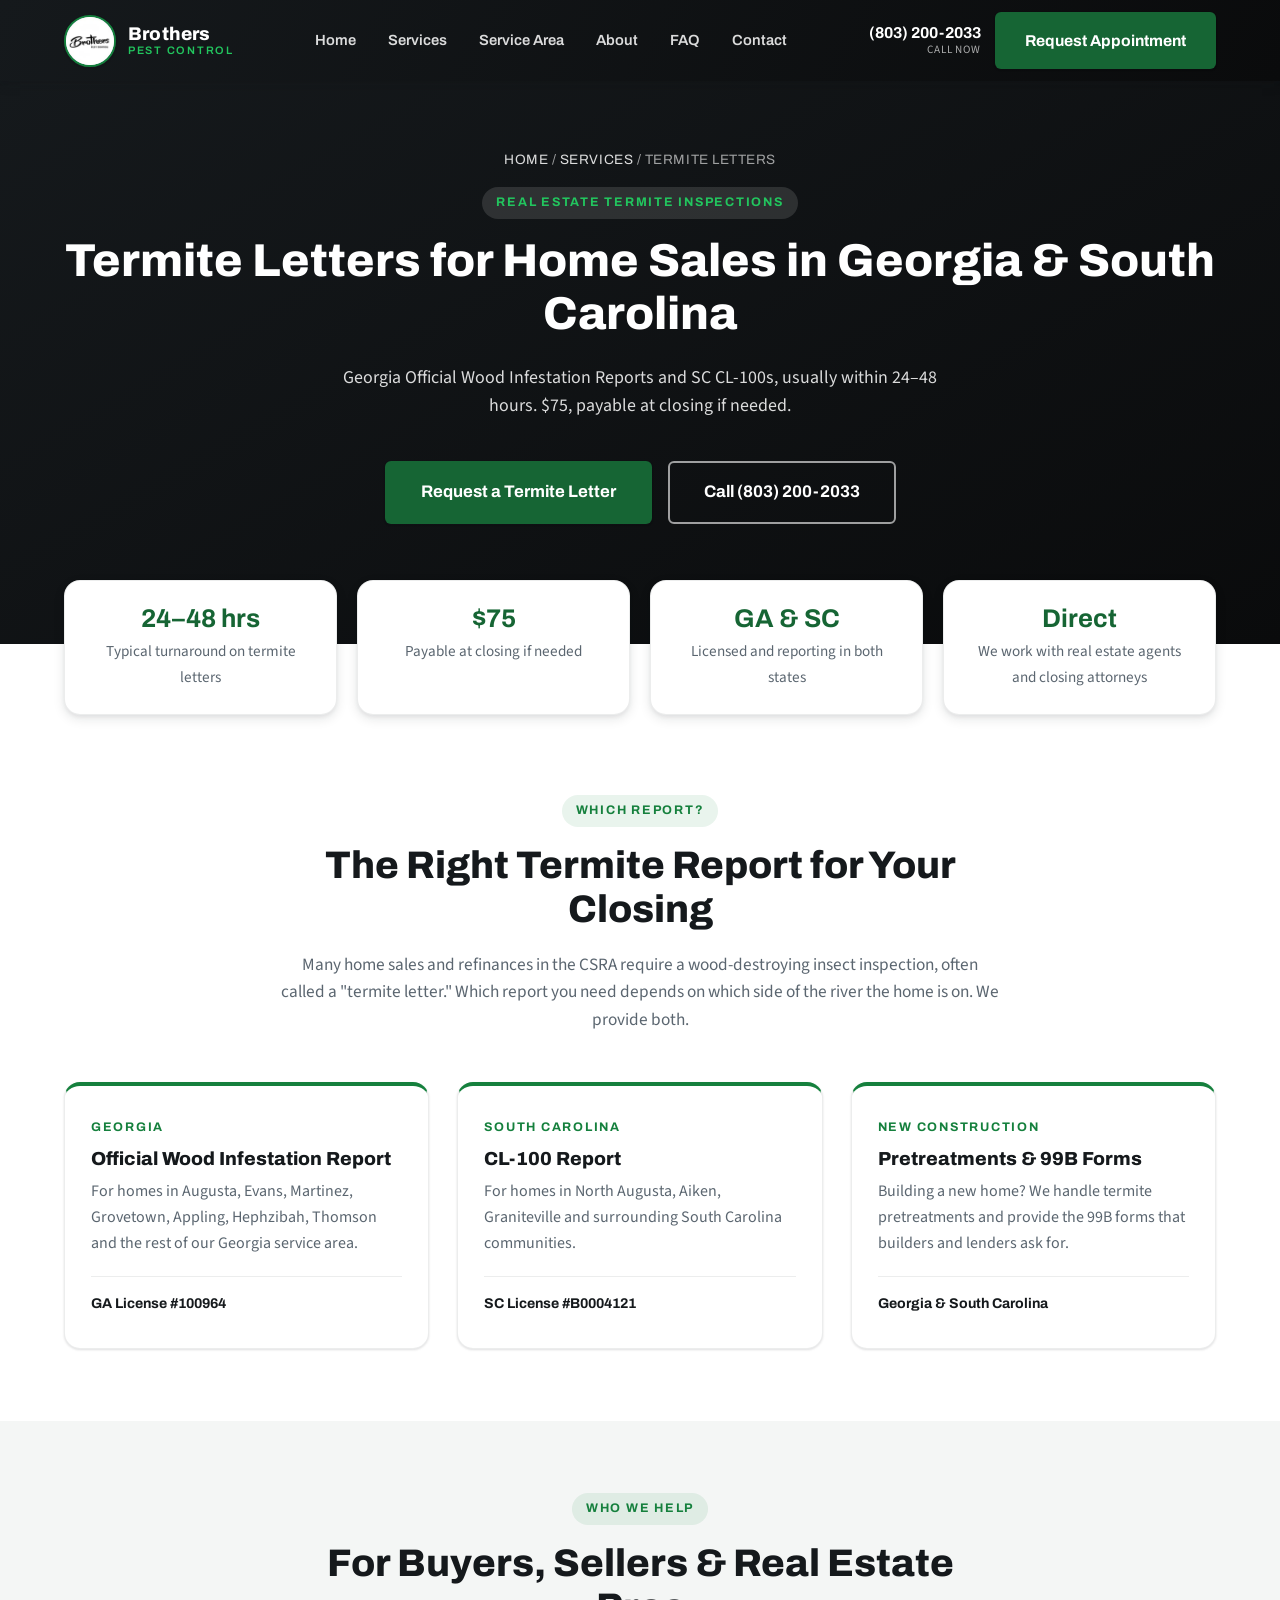
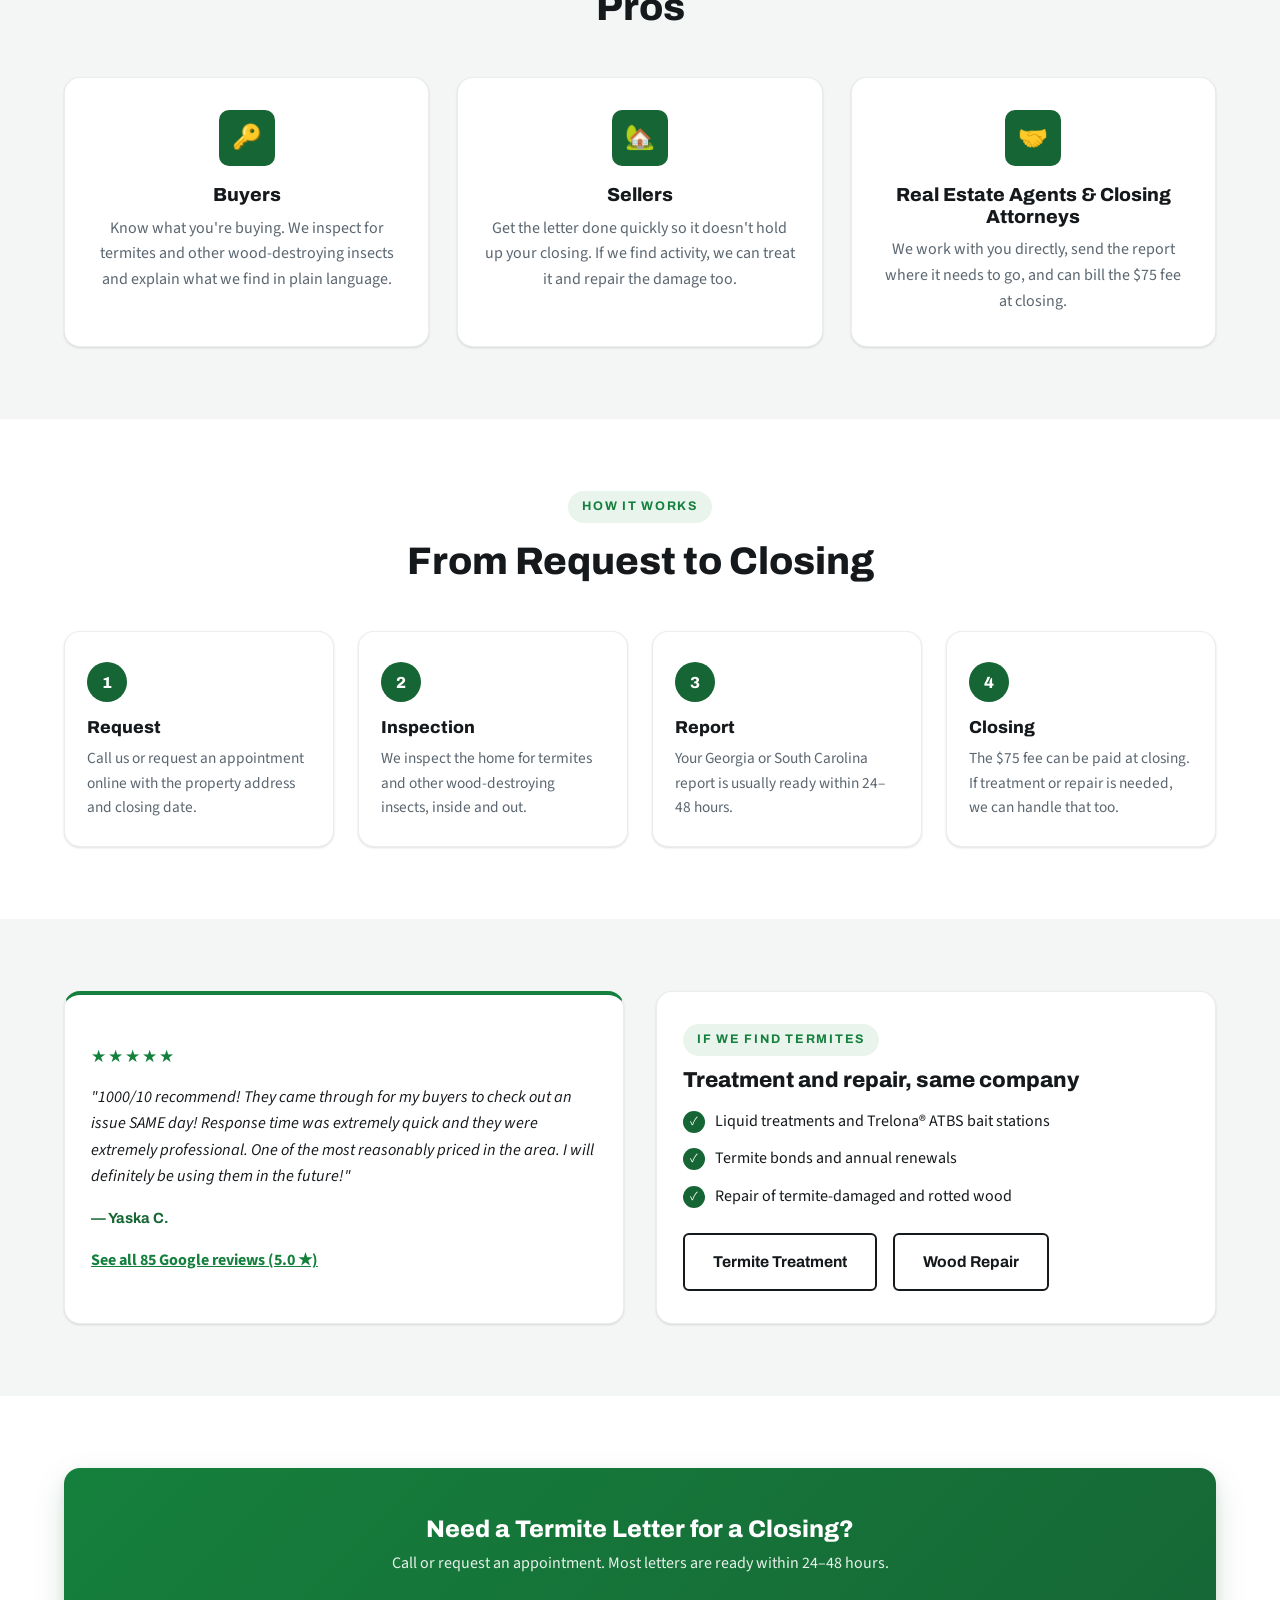
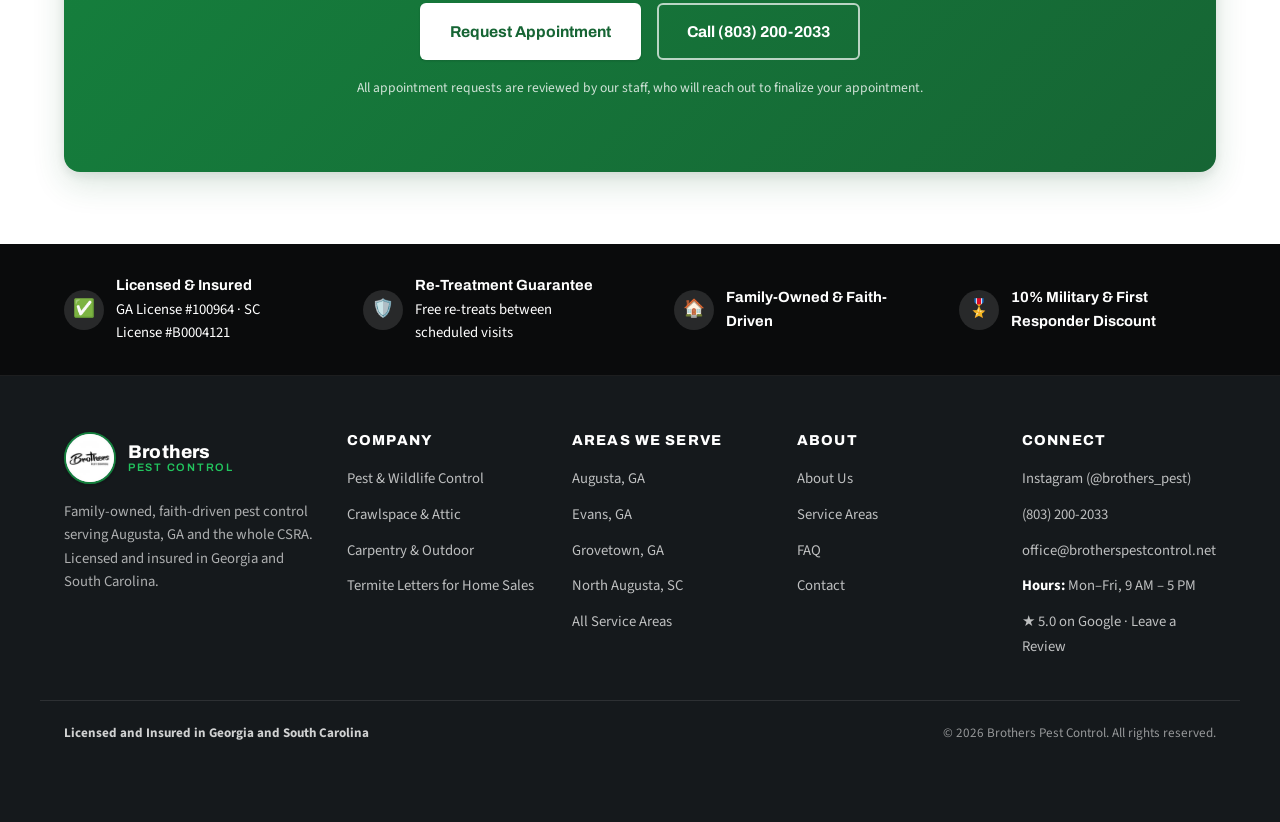
<file: docs/termite-letters.html>
<!DOCTYPE html>
<html lang="en">
<head>
<meta charset="UTF-8">
<meta name="viewport" content="width=device-width, initial-scale=1.0">
<title>Termite Letters for Home Sales | Augusta, GA &amp; SC | Brothers Pest Control</title>
<meta name="description" content="Termite letters for real estate closings in Augusta, GA and the CSRA. Georgia Official Wood Infestation Reports and SC CL-100s in 24–48 hours for $75, payable at closing.">
<link rel="icon" type="image/jpeg" href="assets/logo-badge.jpg">
<link rel="preconnect" href="https://fonts.googleapis.com">
<link rel="preconnect" href="https://fonts.gstatic.com" crossorigin>
<link href="https://fonts.googleapis.com/css2?family=Archivo:wght@500;600;700;800&family=Source+Sans+3:wght@400;600;700&display=swap" rel="stylesheet">
<link rel="stylesheet" href="styles.css?v=20261120-3">
</head>
<body>

<header class="site-header">
  <div class="header-inner">
    <a href="index.html" class="brand">
      <span class="brand-badge"><img src="assets/logo-badge.jpg" alt="Brothers Pest Control logo badge"></span>
      <span class="brand-word"><strong>Brothers</strong><span>Pest Control</span></span>
    </a>
    <nav class="main-nav" aria-label="Primary">
      <a href="index.html">Home</a>
      <a href="services.html">Services</a>
      <a href="service-area.html">Service Area</a>
      <a href="about.html">About</a>
      <a href="faq.html">FAQ</a>
      <a href="contact.html">Contact</a>
    </nav>
    <div class="header-cta">
      <a href="tel:8032002033" class="header-phone">(803) 200-2033<small>Call Now</small></a>
      <a href="https://portal.gorilladesk.com/brospestcontrol/booking?fbclid=IwY2xjawTnX89wZG9mBWV4dG4DYWVtAjEwAGJyaWQRMUFJbFFKTzVnUlVubElSN3FzcnRjBmFwcF9pZBAyMjIwMzkxNzg4MjAwODkyAAEewezlgg4vY1GfRL_hwmaiOZm5tj9zatPW8vrMeHS6EONmKB9_aHTJDhF3_zY_aem_PuyCdJYUeGN5oBeG-N2Fog" class="btn btn-primary btn-header-cta" target="_blank" rel="noopener" aria-label="Request Appointment"><span class="full-label">Request Appointment</span><span class="short-label" aria-hidden="true">Request</span></a>
      <button class="nav-toggle" aria-label="Toggle menu" aria-expanded="false"><span></span><span></span><span></span></button>
    </div>
  </div>
</header>

<main>
  <section class="page-header page-header--with-cta">
    <div class="container">
      <div class="breadcrumb"><a href="index.html">Home</a> / <a href="services.html">Services</a> / Termite Letters</div>
      <span class="eyebrow">Real Estate Termite Inspections</span>
      <h1>Termite Letters for Home Sales in Georgia &amp; South Carolina</h1>
      <p>Georgia Official Wood Infestation Reports and SC CL-100s, usually within 24–48 hours. $75, payable at closing if needed.</p>
      <div class="btn-row header-cta-row">
        <a href="https://portal.gorilladesk.com/brospestcontrol/booking?fbclid=IwY2xjawTnX89wZG9mBWV4dG4DYWVtAjEwAGJyaWQRMUFJbFFKTzVnUlVubElSN3FzcnRjBmFwcF9pZBAyMjIwMzkxNzg4MjAwODkyAAEewezlgg4vY1GfRL_hwmaiOZm5tj9zatPW8vrMeHS6EONmKB9_aHTJDhF3_zY_aem_PuyCdJYUeGN5oBeG-N2Fog" class="btn btn-primary btn-lg" target="_blank" rel="noopener">Request a Termite Letter</a>
        <a href="tel:8032002033" class="btn btn-secondary btn-lg">Call (803) 200-2033</a>
      </div>
    </div>
  </section>

  <section class="fact-strip">
    <div class="container">
      <div class="fact-tiles">
        <div class="fact-tile"><strong>24–48 hrs</strong><span>Typical turnaround on termite letters</span></div>
        <div class="fact-tile"><strong>$75</strong><span>Payable at closing if needed</span></div>
        <div class="fact-tile"><strong>GA &amp; SC</strong><span>Licensed and reporting in both states</span></div>
        <div class="fact-tile"><strong>Direct</strong><span>We work with real estate agents and closing attorneys</span></div>
      </div>
    </div>
  </section>

  <section class="section">
    <div class="container">
      <div class="section-head">
        <span class="eyebrow">Which Report?</span>
        <h2>The Right Termite Report for Your Closing</h2>
        <p>Many home sales and refinances in the CSRA require a wood-destroying insect inspection, often called a "termite letter." Which report you need depends on which side of the river the home is on. We provide both.</p>
      </div>
      <div class="grid grid-3">
        <div class="card report-card">
          <span class="report-state">Georgia</span>
          <h3>Official Wood Infestation Report</h3>
          <p>For homes in Augusta, Evans, Martinez, Grovetown, Appling, Hephzibah, Thomson and the rest of our Georgia service area.</p>
          <span class="report-license">GA License #100964</span>
        </div>
        <div class="card report-card">
          <span class="report-state">South Carolina</span>
          <h3>CL-100 Report</h3>
          <p>For homes in North Augusta, Aiken, Graniteville and surrounding South Carolina communities.</p>
          <span class="report-license">SC License #B0004121</span>
        </div>
        <div class="card report-card">
          <span class="report-state">New Construction</span>
          <h3>Pretreatments &amp; 99B Forms</h3>
          <p>Building a new home? We handle termite pretreatments and provide the 99B forms that builders and lenders ask for.</p>
          <span class="report-license">Georgia &amp; South Carolina</span>
        </div>
      </div>
    </div>
  </section>

  <section class="section section--fog">
    <div class="container">
      <div class="section-head">
        <span class="eyebrow">Who We Help</span>
        <h2>For Buyers, Sellers &amp; Real Estate Pros</h2>
      </div>
      <div class="grid grid-3">
        <div class="card pillar-card">
          <span class="card-icon">🔑</span>
          <h3>Buyers</h3>
          <p>Know what you're buying. We inspect for termites and other wood-destroying insects and explain what we find in plain language.</p>
        </div>
        <div class="card pillar-card">
          <span class="card-icon">🏡</span>
          <h3>Sellers</h3>
          <p>Get the letter done quickly so it doesn't hold up your closing. If we find activity, we can treat it and repair the damage too.</p>
        </div>
        <div class="card pillar-card">
          <span class="card-icon">🤝</span>
          <h3>Real Estate Agents &amp; Closing Attorneys</h3>
          <p>We work with you directly, send the report where it needs to go, and can bill the $75 fee at closing.</p>
        </div>
      </div>
    </div>
  </section>

  <section class="section">
    <div class="container">
      <div class="section-head">
        <span class="eyebrow">How It Works</span>
        <h2>From Request to Closing</h2>
      </div>
      <div class="process-steps">
        <div class="process-step">
          <h3>Request</h3>
          <p>Call us or request an appointment online with the property address and closing date.</p>
        </div>
        <div class="process-step">
          <h3>Inspection</h3>
          <p>We inspect the home for termites and other wood-destroying insects, inside and out.</p>
        </div>
        <div class="process-step">
          <h3>Report</h3>
          <p>Your Georgia or South Carolina report is usually ready within 24–48 hours.</p>
        </div>
        <div class="process-step">
          <h3>Closing</h3>
          <p>The $75 fee can be paid at closing. If treatment or repair is needed, we can handle that too.</p>
        </div>
      </div>
    </div>
  </section>

  <section class="section section--fog">
    <div class="container">
      <div class="split-2">
        <div class="testimonial-card">
          <div class="stars">★★★★★</div>
          <p class="quote">"1000/10 recommend! They came through for my buyers to check out an issue SAME day! Response time was extremely quick and they were extremely professional. One of the most reasonably priced in the area. I will definitely be using them in the future!"</p>
          <div class="author">— Yaska C.</div>
          <p class="testimonial-more"><a href="https://www.google.com/search?q=Brothers+Pest+Control+(803)+200-2033" class="inline-link" target="_blank" rel="noopener">See all 85 Google reviews (5.0 ★)</a></p>
        </div>
        <div class="card info-panel">
          <span class="eyebrow">If We Find Termites</span>
          <h3>Treatment and repair, same company</h3>
          <ul class="check-list">
            <li>Liquid treatments and Trelona® ATBS bait stations</li>
            <li>Termite bonds and annual renewals</li>
            <li>Repair of termite-damaged and rotted wood</li>
          </ul>
          <div class="btn-row">
            <a href="services.html#termite-treatment" class="btn btn-secondary">Termite Treatment</a>
            <a href="services.html#carpentry-outdoor" class="btn btn-secondary">Wood Repair</a>
          </div>
        </div>
      </div>
    </div>
  </section>

  <section class="section">
    <div class="container">
      <div class="cta-banner">
        <h2>Need a Termite Letter for a Closing?</h2>
        <p>Call or request an appointment. Most letters are ready within 24–48 hours.</p>
        <div class="btn-row" style="justify-content:center;">
          <a href="https://portal.gorilladesk.com/brospestcontrol/booking?fbclid=IwY2xjawTnX89wZG9mBWV4dG4DYWVtAjEwAGJyaWQRMUFJbFFKTzVnUlVubElSN3FzcnRjBmFwcF9pZBAyMjIwMzkxNzg4MjAwODkyAAEewezlgg4vY1GfRL_hwmaiOZm5tj9zatPW8vrMeHS6EONmKB9_aHTJDhF3_zY_aem_PuyCdJYUeGN5oBeG-N2Fog" class="btn btn-primary" target="_blank" rel="noopener">Request Appointment</a>
          <a href="tel:8032002033" class="btn btn-secondary">Call (803) 200-2033</a>
        </div>
        <p class="disclaimer-note">All appointment requests are reviewed by our staff, who will reach out to finalize your appointment.</p>
      </div>
    </div>
  </section>

</main>

<footer class="site-footer">
  <div class="trust-bar">
    <div class="container trust-bar-inner">
      <div class="trust-item"><span class="icon">✅</span><div><strong>Licensed &amp; Insured</strong>GA License #100964 · SC License #B0004121</div></div>
      <div class="trust-item"><span class="icon">🛡️</span><div><strong>Re-Treatment Guarantee</strong>Free re-treats between scheduled visits</div></div>
      <div class="trust-item"><span class="icon">🏠</span><div><strong>Family-Owned &amp; Faith-Driven</strong></div></div>
      <div class="trust-item"><span class="icon">🎖️</span><div><strong>10% Military &amp; First Responder Discount</strong></div></div>
    </div>
  </div>
  <div class="container footer-columns">
    <div class="footer-col footer-brand-col">
      <div class="footer-brand">
        <span class="brand-badge"><img src="assets/logo-badge.jpg" alt="Brothers Pest Control logo badge"></span>
        <span class="brand-word"><strong>Brothers</strong><span>Pest Control</span></span>
      </div>
      <p class="footer-desc">Family-owned, faith-driven pest control serving Augusta, GA and the whole CSRA. Licensed and insured in Georgia and South Carolina.</p>
    </div>
    <div class="footer-col">
      <h4>Company</h4>
      <ul>
        <li><a href="services.html#pest-wildlife">Pest &amp; Wildlife Control</a></li>
        <li><a href="services.html#crawlspace-attic">Crawlspace &amp; Attic</a></li>
        <li><a href="services.html#carpentry-outdoor">Carpentry &amp; Outdoor</a></li>
        <li><a href="termite-letters.html">Termite Letters for Home Sales</a></li>
      </ul>
    </div>
    <div class="footer-col">
      <h4>Areas We Serve</h4>
      <ul>
        <li><a href="pest-control-augusta-ga.html">Augusta, GA</a></li>
        <li><a href="pest-control-evans-ga.html">Evans, GA</a></li>
        <li><a href="pest-control-grovetown-ga.html">Grovetown, GA</a></li>
        <li><a href="pest-control-north-augusta-sc.html">North Augusta, SC</a></li>
        <li><a href="service-area.html">All Service Areas</a></li>
      </ul>
    </div>
    <div class="footer-col">
      <h4>About</h4>
      <ul>
        <li><a href="about.html">About Us</a></li>
        <li><a href="service-area.html">Service Areas</a></li>
        <li><a href="faq.html">FAQ</a></li>
        <li><a href="contact.html">Contact</a></li>
      </ul>
    </div>
    <div class="footer-col">
      <h4>Connect</h4>
      <ul>
        <li><a href="https://www.instagram.com/brothers_pest" target="_blank" rel="noopener">Instagram (@brothers_pest)</a></li>
        <li><a href="tel:8032002033">(803) 200-2033</a></li>
        <li><a href="mailto:office@brotherspestcontrol.net">office@brotherspestcontrol.net</a></li>
        <li><span class="footer-hours"><strong>Hours:</strong> Mon–Fri, 9 AM – 5 PM</span></li>
        <li><a href="https://www.google.com/search?q=Brothers+Pest+Control+(803)+200-2033" target="_blank" rel="noopener">★ 5.0 on Google · Leave a Review</a></li>
      </ul>
    </div>
  </div>
  <div class="container footer-bottom">
    <span><strong>Licensed and Insured in Georgia and South Carolina</strong></span>
    <span>&copy; 2026 Brothers Pest Control. All rights reserved.</span>
  </div>
</footer>

<script src="script.js"></script>
</body>
</html>
</file>
<file: docs/styles.css>
/* =========================================================
   Brothers Pest Control — Template v5 "The Authority Standard"
   Shared stylesheet for all 6 pages
   ========================================================= */

:root {
  --charcoal-ink: #15191C;
  --charcoal-deep: #0A0B0C;
  --pure-white: #FFFFFF;
  --accent-green: #15803D;         /* text/UI on light backgrounds; icons on dark backgrounds (3:1 threshold) */
  --accent-green-deep: #166534;    /* solid fills paired with white text/icons (7.4:1 on white) */
  --accent-green-on-dark: #22C55E; /* text-sized accent content on charcoal backgrounds (6.1:1) */
  --fog-gray: #F4F6F5;
  --slate-gray: #5B6670;
  --notice-gold: #D9A441;          /* temporary site-notice banners */
  --notice-gold-deep: #B9862F;

  --font-heading: "Archivo", sans-serif;
  --font-body: "Source Sans 3", sans-serif;

  --max-width: 1200px;
  --radius-sm: 6px;
  --radius-md: 10px;
  --radius-lg: 16px;
  --shadow-sm: 0 1px 3px rgba(21, 25, 28, 0.08), 0 1px 2px rgba(21, 25, 28, 0.06);
  --shadow-md: 0 4px 12px rgba(21, 25, 28, 0.10), 0 2px 4px rgba(21, 25, 28, 0.06);
  --shadow-lg: 0 12px 32px rgba(22, 101, 52, 0.16), 0 4px 10px rgba(21, 25, 28, 0.08);
  --transition-fast: 160ms ease;
  --transition-med: 260ms ease;
}

/* ---------- Reset ---------- */
* , *::before, *::after { box-sizing: border-box; }
html { scroll-behavior: smooth; overflow-x: hidden; width: 100%; }
body {
  margin: 0;
  font-family: var(--font-body);
  color: var(--charcoal-ink);
  background: var(--pure-white);
  line-height: 1.6;
  -webkit-font-smoothing: antialiased;
  overflow-x: hidden;
  width: 100%;
  position: relative;
}
img { max-width: 100%; display: block; }
a { color: inherit; text-decoration: none; }
ul { list-style: none; margin: 0; padding: 0; }
h1, h2, h3, h4, h5, h6 {
  font-family: var(--font-heading);
  font-weight: 800;
  line-height: 1.15;
  margin: 0 0 0.5em;
  color: var(--charcoal-ink);
}
p { margin: 0 0 1em; }
button { font-family: inherit; cursor: pointer; }
input, textarea, select { font-family: inherit; font-size: 1rem; }

.container {
  max-width: var(--max-width);
  margin: 0 auto;
  padding: 0 24px;
}

.visually-hidden {
  position: absolute;
  width: 1px; height: 1px;
  padding: 0; margin: -1px;
  overflow: hidden;
  clip: rect(0,0,0,0);
  white-space: nowrap; border: 0;
}

a:focus-visible,
button:focus-visible,
input:focus-visible,
textarea:focus-visible,
summary:focus-visible {
  outline: 3px solid var(--accent-green);
  outline-offset: 2px;
}

/* ---------- Section rhythm ---------- */
.section {
  padding: 72px 0;
}
.section--tight { padding: 48px 0; }
.section--dark {
  background: linear-gradient(160deg, var(--charcoal-ink) 0%, var(--charcoal-deep) 100%);
  color: var(--pure-white);
}
.section--dark h2, .section--dark h3, .section--dark p { color: var(--pure-white); }
.section--fog { background: var(--fog-gray); }
.section--green {
  background: linear-gradient(135deg, var(--charcoal-ink) 0%, var(--charcoal-deep) 100%);
  color: var(--pure-white);
}
.section--green h2, .section--green h3, .section--green p { color: var(--pure-white); }

.section-head {
  text-align: center;
  max-width: 720px;
  margin: 0 auto 48px;
}
.eyebrow {
  display: inline-block;
  font-family: var(--font-heading);
  font-weight: 700;
  font-size: 0.78rem;
  letter-spacing: 0.14em;
  text-transform: uppercase;
  color: var(--accent-green);
  background: rgba(21, 128, 61, 0.09);
  padding: 6px 14px;
  border-radius: 999px;
  margin-bottom: 16px;
}
.section--dark .eyebrow, .section--green .eyebrow {
  color: var(--accent-green-on-dark);
  background: rgba(255,255,255,0.12);
}
.section-head h2 { font-size: clamp(1.7rem, 3vw, 2.4rem); }
.section-head p { color: var(--slate-gray); font-size: 1.08rem; }
.section--dark .section-head p, .section--green .section-head p { color: rgba(255,255,255,0.85); }

/* ---------- Buttons ---------- */
.btn {
  display: inline-flex;
  align-items: center;
  justify-content: center;
  gap: 8px;
  font-family: var(--font-heading);
  font-weight: 700;
  font-size: 0.98rem;
  padding: 14px 28px;
  border-radius: var(--radius-sm);
  border: 2px solid transparent;
  transition: transform var(--transition-fast), box-shadow var(--transition-fast), background var(--transition-fast), border-color var(--transition-fast), color var(--transition-fast);
  white-space: nowrap;
}
.btn-primary {
  background: var(--accent-green-deep);
  color: var(--pure-white);
  box-shadow: var(--shadow-sm);
}
.btn-primary:hover {
  transform: translateY(-2px);
  box-shadow: var(--shadow-lg);
}
.btn-secondary {
  background: transparent;
  color: var(--charcoal-ink);
  border-color: var(--charcoal-ink);
}
.btn-secondary:hover {
  background: var(--charcoal-ink);
  color: var(--pure-white);
  transform: translateY(-2px);
}
.section--dark .btn-secondary, .section--green .btn-secondary, .hero .btn-secondary {
  color: var(--pure-white);
  border-color: rgba(255,255,255,0.6);
}
.section--dark .btn-secondary:hover, .section--green .btn-secondary:hover, .hero .btn-secondary:hover {
  background: var(--pure-white);
  color: var(--charcoal-ink);
}
.btn-block { width: 100%; }
.btn-lg { padding: 16px 34px; font-size: 1.05rem; }

.btn-row {
  display: flex;
  flex-wrap: wrap;
  gap: 16px;
  align-items: center;
}

/* ---------- Site Announcement Banner (temporary notices) ---------- */
.announcement-bar {
  background: var(--notice-gold);
  color: var(--charcoal-ink);
  border-bottom: 3px solid var(--notice-gold-deep);
  position: relative;
}
.announcement-inner {
  display: flex;
  align-items: center;
  justify-content: center;
  gap: 16px;
  padding: 10px 48px;
  text-align: center;
}
.announcement-icon {
  flex-shrink: 0;
  font-size: 1.1rem;
  line-height: 1;
}
.announcement-text {
  margin: 0;
  font-size: 0.92rem;
  font-weight: 600;
  line-height: 1.5;
  max-width: 880px;
}
.announcement-text strong {
  font-family: var(--font-heading);
  text-transform: uppercase;
  letter-spacing: 0.04em;
  margin-right: 4px;
}
.announcement-text a {
  color: var(--charcoal-ink);
  text-decoration: underline;
  font-weight: 700;
}
.announcement-close {
  position: absolute;
  top: 50%;
  right: 16px;
  transform: translateY(-50%);
  background: transparent;
  border: none;
  color: var(--charcoal-ink);
  font-size: 1.3rem;
  line-height: 1;
  padding: 4px 8px;
  border-radius: var(--radius-sm);
  flex-shrink: 0;
  transition: background var(--transition-fast);
}
.announcement-close:hover,
.announcement-close:focus-visible {
  background: rgba(21, 25, 28, 0.12);
}
.announcement-bar.is-dismissed { display: none; }

@media (max-width: 640px) {
  .announcement-inner { padding: 10px 40px 10px 16px; text-align: left; }
  .announcement-icon { display: none; }
  .announcement-text { font-size: 0.84rem; }
  .announcement-close { right: 6px; }
}

/* ---------- Header ---------- */
.site-header {
  position: sticky;
  top: 0;
  z-index: 100;
  background: linear-gradient(120deg, var(--charcoal-ink) 0%, var(--charcoal-deep) 100%);
  box-shadow: var(--shadow-md);
}
.header-inner {
  display: flex;
  align-items: center;
  justify-content: space-between;
  gap: 20px;
  padding: 12px 24px;
  max-width: var(--max-width);
  margin: 0 auto;
}
.brand {
  display: flex;
  align-items: center;
  gap: 12px;
}
.brand-badge {
  width: 52px;
  height: 52px;
  border-radius: 50%;
  overflow: hidden;
  background: var(--pure-white);
  border: 2px solid var(--accent-green);
  flex-shrink: 0;
  box-shadow: var(--shadow-sm);
}
.brand-badge img {
  width: 100%;
  height: 100%;
  object-fit: cover;
}
.brand-word {
  font-family: var(--font-heading);
  color: var(--pure-white);
  line-height: 1.1;
}
.brand-word strong {
  display: block;
  font-size: 1.15rem;
  font-weight: 800;
  letter-spacing: 0.01em;
}
.brand-word span {
  display: block;
  font-size: 0.68rem;
  letter-spacing: 0.16em;
  text-transform: uppercase;
  color: var(--accent-green-on-dark);
  font-weight: 600;
}

.main-nav {
  display: flex;
  align-items: center;
  gap: 4px;
}
.main-nav a {
  font-family: var(--font-heading);
  font-weight: 600;
  font-size: 0.92rem;
  color: rgba(255,255,255,0.85);
  padding: 10px 14px;
  border-radius: var(--radius-sm);
  transition: background var(--transition-fast), color var(--transition-fast);
}
.main-nav a:hover {
  background: rgba(255,255,255,0.10);
  color: var(--pure-white);
}
.main-nav a[aria-current="page"] {
  color: var(--pure-white);
  background: rgba(22, 101, 52, 0.55);
}

.header-cta {
  display: flex;
  align-items: center;
  gap: 14px;
  flex-shrink: 0;
}
.btn-header-cta .short-label { display: none; }
.header-phone {
  display: flex;
  flex-direction: column;
  align-items: flex-end;
  font-family: var(--font-heading);
  font-weight: 700;
  color: var(--pure-white);
  font-size: 0.98rem;
  line-height: 1.2;
}
.header-phone small {
  font-family: var(--font-body);
  font-weight: 400;
  font-size: 0.7rem;
  color: rgba(255,255,255,0.65);
  text-transform: uppercase;
  letter-spacing: 0.08em;
}

.nav-toggle {
  display: none;
  flex-direction: column;
  justify-content: center;
  background: transparent;
  border: 2px solid rgba(255,255,255,0.5);
  border-radius: var(--radius-sm);
  padding: 8px 10px;
  color: var(--pure-white);
}
.nav-toggle span {
  display: block;
  width: 22px;
  height: 2px;
  background: var(--pure-white);
  margin: 4px 0;
}

/* ---------- Hero ---------- */
.hero {
  background:
    radial-gradient(circle at 85% -10%, rgba(21, 128, 61, 0.18), transparent 55%),
    linear-gradient(150deg, var(--charcoal-ink) 0%, var(--charcoal-deep) 100%);
  color: var(--pure-white);
  padding: 88px 0 80px;
}
.hero-grid {
  display: grid;
  grid-template-columns: 1.15fr 0.85fr;
  gap: 48px;
  align-items: center;
}
.hero h1 {
  color: var(--pure-white);
  font-size: clamp(2.1rem, 4.2vw, 3.4rem);
  margin-bottom: 20px;
}
.hero p.lead {
  font-size: 1.18rem;
  color: rgba(255,255,255,0.88);
  max-width: 560px;
  margin-bottom: 32px;
}
.discount-callout {
  display: inline-flex;
  align-items: center;
  gap: 10px;
  margin-top: 28px;
  background: rgba(21, 128, 61, 0.14);
  border: 1px solid rgba(21, 128, 61, 0.5);
  color: var(--accent-green-on-dark);
  font-family: var(--font-heading);
  font-weight: 700;
  font-size: 0.95rem;
  padding: 12px 20px;
  border-radius: var(--radius-md);
}
.hero-media {
  background: rgba(255,255,255,0.06);
  border: 1px solid rgba(255,255,255,0.16);
  border-radius: var(--radius-lg);
  padding: 32px;
  backdrop-filter: blur(2px);
}
.hero-media-badge {
  width: 140px;
  height: 140px;
  margin: 0 auto 20px;
  border-radius: 50%;
  overflow: hidden;
  background: var(--pure-white);
  border: 4px solid var(--accent-green);
  box-shadow: var(--shadow-lg);
}
.hero-media-badge img { width: 100%; height: 100%; object-fit: cover; }
.hero-media-list {
  display: grid;
  gap: 12px;
}
.hero-media-list li {
  display: flex;
  align-items: center;
  gap: 10px;
  font-size: 0.95rem;
  color: rgba(255,255,255,0.92);
}
.hero-media-list li::before {
  content: "✓";
  display: inline-flex;
  align-items: center;
  justify-content: center;
  width: 22px; height: 22px;
  border-radius: 50%;
  background: var(--accent-green-deep);
  color: var(--pure-white);
  font-size: 0.78rem;
  flex-shrink: 0;
}

/* ---------- Value-prop strip ---------- */
.value-strip {
  background: var(--charcoal-ink);
  color: var(--pure-white);
  padding: 22px 0;
  text-align: center;
}
.value-strip p {
  margin: 0;
  font-family: var(--font-heading);
  font-weight: 600;
  font-size: 1rem;
  letter-spacing: 0.01em;
}
.value-strip strong { color: var(--accent-green-on-dark); }

/* ---------- Page header (interior pages) ---------- */
.page-header {
  background: linear-gradient(150deg, var(--charcoal-ink) 0%, var(--charcoal-deep) 100%);
  color: var(--pure-white);
  padding: 68px 0 56px;
  text-align: center;
}
.page-header .eyebrow {
  color: var(--accent-green-on-dark);
  background: rgba(255,255,255,0.12);
}
.page-header h1 {
  color: var(--pure-white);
  font-size: clamp(1.9rem, 3.6vw, 2.9rem);
}
.page-header p {
  color: rgba(255,255,255,0.85);
  font-size: 1.12rem;
  max-width: 640px;
  margin: 0 auto;
}
.breadcrumb {
  font-size: 0.85rem;
  color: rgba(255,255,255,0.6);
  margin-bottom: 16px;
  font-family: var(--font-heading);
  letter-spacing: 0.04em;
  text-transform: uppercase;
}
.breadcrumb a { color: rgba(255,255,255,0.85); }
.breadcrumb a:hover { text-decoration: underline; }

/* ---------- Grids / Cards ---------- */
.grid {
  display: grid;
  gap: 28px;
}
.grid-2 { grid-template-columns: repeat(2, 1fr); }
.grid-3 { grid-template-columns: repeat(3, 1fr); }
.grid-4 { grid-template-columns: repeat(4, 1fr); }

.card {
  background: var(--pure-white);
  border: 1px solid rgba(21,25,28,0.08);
  border-radius: var(--radius-lg);
  padding: 32px 26px;
  box-shadow: var(--shadow-sm);
  transition: transform var(--transition-med), box-shadow var(--transition-med), border-color var(--transition-med);
}
.card:hover {
  transform: translateY(-6px);
  box-shadow: var(--shadow-lg);
  border-color: rgba(21, 128, 61, 0.35);
}
.card-icon {
  width: 56px;
  height: 56px;
  border-radius: var(--radius-md);
  display: flex;
  align-items: center;
  justify-content: center;
  background: var(--accent-green-deep);
  color: var(--pure-white);
  font-size: 1.5rem;
  margin-bottom: 18px;
}
.card h3 {
  font-size: 1.18rem;
  margin-bottom: 10px;
}
.card p {
  color: var(--slate-gray);
  margin-bottom: 0;
}
.card-link {
  display: inline-flex;
  align-items: center;
  gap: 6px;
  margin-top: 16px;
  font-family: var(--font-heading);
  font-weight: 700;
  font-size: 0.9rem;
  color: var(--accent-green);
}
.card-link::after { content: "→"; transition: transform var(--transition-fast); }
.card:hover .card-link::after { transform: translateX(4px); }

/* Quick-link row (4 cards, home) */
.quick-links .card {
  text-align: left;
}

/* Why choose us pillars */
.pillar-card {
  text-align: center;
}
.pillar-card .card-icon { margin-left: auto; margin-right: auto; }

/* Services grid */
.service-card .card-icon { font-size: 1.7rem; }
.service-card--full {
  display: flex;
  flex-direction: column;
}

/* Process steps */
.process-steps {
  display: grid;
  grid-template-columns: repeat(4, 1fr);
  gap: 24px;
  counter-reset: step;
}
.process-step {
  position: relative;
  background: var(--pure-white);
  border: 1px solid rgba(21,25,28,0.08);
  border-radius: var(--radius-lg);
  padding: 30px 22px 26px;
  box-shadow: var(--shadow-sm);
}
.process-step::before {
  counter-increment: step;
  content: counter(step);
  display: flex;
  align-items: center;
  justify-content: center;
  width: 40px; height: 40px;
  border-radius: 50%;
  background: var(--accent-green-deep);
  color: var(--pure-white);
  font-family: var(--font-heading);
  font-weight: 800;
  margin-bottom: 16px;
}
.process-step h3 { font-size: 1.08rem; margin-bottom: 8px; }
.process-step p { color: var(--slate-gray); font-size: 0.96rem; margin-bottom: 0; }

/* CTA banner */
.cta-banner {
  background: linear-gradient(135deg, var(--accent-green), var(--accent-green-deep));
  color: var(--pure-white);
  border-radius: var(--radius-lg);
  padding: 48px 40px;
  text-align: center;
  box-shadow: var(--shadow-lg);
}
.cta-banner h2 { color: var(--pure-white); margin-bottom: 8px; }
.cta-banner p { color: rgba(255,255,255,0.9); margin-bottom: 26px; }
.cta-banner .btn-secondary {
  color: var(--pure-white);
  border-color: rgba(255,255,255,0.7);
}
.cta-banner .btn-secondary:hover {
  background: var(--pure-white);
  color: var(--accent-green-deep);
}
.cta-banner .btn-primary {
  background: var(--pure-white);
  color: var(--accent-green-deep);
}
.cta-banner .btn-primary:hover {
  background: var(--fog-gray);
}

/* Appointment-request disclaimer (shown near booking CTAs) */
.disclaimer-note {
  font-size: 0.85rem;
  color: rgba(255,255,255,0.65);
  margin-top: 14px;
  line-height: 1.5;
}
.cta-banner .disclaimer-note {
  text-align: center;
  color: rgba(255,255,255,0.8);
  margin-top: 18px;
}

/* Discount callout banner (services page) */
.discount-banner {
  display: flex;
  align-items: center;
  gap: 16px;
  background: rgba(21, 128, 61, 0.12);
  border: 1px solid rgba(21, 128, 61, 0.4);
  border-radius: var(--radius-lg);
  padding: 24px 28px;
  font-family: var(--font-heading);
  font-weight: 700;
  color: var(--charcoal-ink);
}
.discount-banner .icon { font-size: 1.8rem; }

/* Service area */
.area-intro {
  background: var(--pure-white);
  border-radius: var(--radius-lg);
  padding: 32px;
  box-shadow: var(--shadow-sm);
  border: 1px solid rgba(21,25,28,0.08);
  margin-bottom: 48px;
}
.area-state-group {
  margin-bottom: 40px;
}
.area-state-group h3 {
  font-family: var(--font-heading);
  color: var(--accent-green);
  border-bottom: 2px solid var(--accent-green);
  display: inline-block;
  padding-bottom: 6px;
  margin-bottom: 20px;
}
.area-city-grid {
  display: grid;
  grid-template-columns: repeat(3, 1fr);
  gap: 18px;
}
.area-city-card {
  display: flex;
  align-items: center;
  gap: 12px;
  background: var(--pure-white);
  border: 1px solid rgba(21,25,28,0.08);
  border-radius: var(--radius-md);
  padding: 18px 18px;
  box-shadow: var(--shadow-sm);
  transition: border-color var(--transition-fast), transform var(--transition-fast);
}
.area-city-card:hover {
  border-color: var(--accent-green);
  transform: translateY(-3px);
}
.area-city-card .pin {
  width: 36px; height: 36px;
  border-radius: 50%;
  background: var(--accent-green-deep);
  color: var(--pure-white);
  display: flex; align-items: center; justify-content: center;
  flex-shrink: 0;
}
.area-city-card strong {
  font-family: var(--font-heading);
  display: block;
  font-size: 1rem;
}
.area-city-card span {
  font-size: 0.82rem;
  color: var(--slate-gray);
  text-transform: uppercase;
  letter-spacing: 0.06em;
}

/* Compact list on home/contact */
.area-compact-list {
  display: flex;
  flex-wrap: wrap;
  gap: 10px;
  justify-content: center;
}
.area-chip {
  background: rgba(255,255,255,0.1);
  border: 1px solid rgba(255,255,255,0.24);
  color: var(--pure-white);
  padding: 8px 16px;
  border-radius: 999px;
  font-size: 0.9rem;
  font-family: var(--font-heading);
  font-weight: 600;
}
.section--fog .area-compact-list .area-chip,
.area-compact-list.on-light .area-chip {
  background: var(--pure-white);
  border-color: rgba(21,25,28,0.1);
  color: var(--charcoal-ink);
  box-shadow: var(--shadow-sm);
}

/* Testimonials */
.testimonial-grid {
  display: grid;
  grid-template-columns: repeat(3, 1fr);
  gap: 28px;
}
.testimonial-card {
  background: var(--pure-white);
  border-radius: var(--radius-lg);
  padding: 30px 26px;
  box-shadow: var(--shadow-sm);
  border: 1px solid rgba(21,25,28,0.08);
  border-top: 4px solid var(--accent-green);
}
.stars {
  color: var(--accent-green);
  font-size: 1.05rem;
  letter-spacing: 2px;
  margin-bottom: 14px;
}
.testimonial-card p.quote {
  font-size: 1.02rem;
  font-style: italic;
  color: var(--charcoal-ink);
  margin-bottom: 18px;
}
.testimonial-card .author {
  font-family: var(--font-heading);
  font-weight: 700;
  color: var(--accent-green-deep);
  font-size: 0.92rem;
}

/* Why-choose-us / About page commitment / licensed callout */
.commitment-block {
  background: var(--fog-gray);
  border-left: 4px solid var(--accent-green);
  border-radius: var(--radius-md);
  padding: 32px;
  margin: 40px 0;
}
.licensed-callout {
  display: flex;
  align-items: center;
  gap: 16px;
  background: var(--accent-green-deep);
  color: var(--pure-white);
  border-radius: var(--radius-lg);
  padding: 26px 30px;
  font-family: var(--font-heading);
  font-weight: 700;
  font-size: 1.05rem;
}
.licensed-callout .icon { font-size: 1.6rem; }
.story-block {
  max-width: 780px;
  margin: 0 auto;
  font-size: 1.08rem;
}
.story-block p { color: var(--charcoal-ink); }

/* FAQ accordion */
.faq-list {
  max-width: 820px;
  margin: 0 auto;
  display: grid;
  gap: 14px;
}
.faq-item {
  background: var(--pure-white);
  border: 1px solid rgba(21,25,28,0.1);
  border-radius: var(--radius-md);
  overflow: hidden;
  box-shadow: var(--shadow-sm);
}
.faq-question {
  width: 100%;
  display: flex;
  align-items: center;
  justify-content: space-between;
  gap: 16px;
  background: transparent;
  border: none;
  text-align: left;
  padding: 20px 24px;
  font-family: var(--font-heading);
  font-weight: 700;
  font-size: 1.02rem;
  color: var(--charcoal-ink);
}
.faq-question .plus {
  flex-shrink: 0;
  width: 30px; height: 30px;
  border-radius: 50%;
  background: var(--fog-gray);
  color: var(--accent-green);
  display: flex; align-items: center; justify-content: center;
  font-size: 1.2rem;
  transition: transform var(--transition-med), background var(--transition-med);
}
.faq-item[data-open="true"] .faq-question .plus {
  transform: rotate(45deg);
  background: var(--accent-green-deep);
  color: var(--pure-white);
}
.faq-answer {
  max-height: 0;
  overflow: hidden;
  transition: max-height var(--transition-med) ease, padding var(--transition-med) ease;
  padding: 0 24px;
}
.faq-item[data-open="true"] .faq-answer {
  max-height: 480px;
  padding: 0 24px 22px;
}
.faq-answer p {
  color: var(--slate-gray);
  margin: 0;
}

/* Contact page */
.contact-grid {
  display: grid;
  grid-template-columns: 0.85fr 1.15fr;
  gap: 40px;
  align-items: start;
}
.contact-info-card {
  background: linear-gradient(150deg, var(--charcoal-ink), var(--charcoal-deep));
  color: var(--pure-white);
  border-radius: var(--radius-lg);
  padding: 36px 30px;
  box-shadow: var(--shadow-md);
}
.contact-info-card h3 { color: var(--pure-white); }
.contact-info-list {
  display: grid;
  gap: 18px;
  margin: 24px 0 28px;
}
.contact-info-list li {
  display: flex;
  align-items: flex-start;
  gap: 14px;
}
.contact-info-list .icon {
  width: 38px; height: 38px;
  border-radius: 50%;
  background: rgba(255,255,255,0.12);
  display: flex; align-items: center; justify-content: center;
  flex-shrink: 0;
  color: var(--accent-green-on-dark);
}
.contact-info-list a, .contact-info-list span.value {
  font-family: var(--font-heading);
  font-weight: 700;
  color: var(--pure-white);
  word-break: break-word;
}
.contact-info-list a:hover { text-decoration: underline; }
.contact-info-list small {
  display: block;
  color: rgba(255,255,255,0.6);
  font-size: 0.76rem;
  text-transform: uppercase;
  letter-spacing: 0.08em;
  margin-bottom: 2px;
}

.contact-form-card {
  background: var(--pure-white);
  border: 1px solid rgba(21,25,28,0.08);
  border-radius: var(--radius-lg);
  padding: 36px;
  box-shadow: var(--shadow-sm);
}
.form-row {
  display: grid;
  grid-template-columns: 1fr 1fr;
  gap: 18px;
}
.field {
  margin-bottom: 18px;
}
.field label {
  display: block;
  font-family: var(--font-heading);
  font-weight: 700;
  font-size: 0.88rem;
  margin-bottom: 6px;
  color: var(--charcoal-ink);
}
.field input, .field textarea {
  width: 100%;
  border: 1.5px solid rgba(21,25,28,0.16);
  border-radius: var(--radius-sm);
  padding: 12px 14px;
  transition: border-color var(--transition-fast), box-shadow var(--transition-fast);
  background: var(--pure-white);
  color: var(--charcoal-ink);
}
.field input:focus, .field textarea:focus {
  outline: none;
  border-color: var(--accent-green);
  box-shadow: 0 0 0 3px rgba(21, 128, 61, 0.15);
}
.field textarea { resize: vertical; min-height: 130px; }
.form-note {
  font-size: 0.82rem;
  color: var(--slate-gray);
  margin-top: 12px;
}
.gorilladesk-embed {
  width: 100%;
  min-height: 760px;
  border-radius: var(--radius-md);
  overflow: hidden;
  background: var(--fog-gray);
}
.gorilladesk-embed iframe {
  display: block;
  width: 100%;
  height: 760px;
  min-height: 760px;
  border: 0;
}
@media (max-width: 640px) {
  .gorilladesk-embed, .gorilladesk-embed iframe {
    height: 640px;
    min-height: 640px;
  }
}
.form-success {
  display: none;
  align-items: center;
  gap: 12px;
  background: rgba(21, 128, 61, 0.10);
  border: 1px solid rgba(21, 128, 61, 0.35);
  color: var(--accent-green-deep);
  border-radius: var(--radius-md);
  padding: 16px 20px;
  font-family: var(--font-heading);
  font-weight: 700;
  margin-bottom: 20px;
}
.form-success.is-visible { display: flex; }
.map-list {
  margin-top: 48px;
}
.map-list h3 {
  text-align: center;
  color: var(--accent-green);
}

/* ---------- Footer ---------- */
.site-footer {
  background: var(--charcoal-ink);
  color: rgba(255,255,255,0.82);
}
.trust-bar {
  background: var(--charcoal-deep);
  border-bottom: 1px solid rgba(255,255,255,0.08);
}
.trust-bar-inner {
  display: grid;
  grid-template-columns: repeat(4, 1fr);
  gap: 20px;
  padding-top: 30px;
  padding-bottom: 30px;
}
.trust-item {
  display: flex;
  align-items: center;
  gap: 12px;
  color: var(--pure-white);
  font-size: 0.92rem;
}
.trust-item .icon {
  width: 40px; height: 40px;
  border-radius: 50%;
  background: rgba(255,255,255,0.12);
  display: flex; align-items: center; justify-content: center;
  flex-shrink: 0;
  font-size: 1.1rem;
  color: var(--accent-green-on-dark);
}
.trust-item.quote-item .icon { color: var(--accent-green-on-dark); }
.trust-item strong { display: block; font-family: var(--font-heading); }
.trust-item .stars-mini { color: var(--accent-green-on-dark); letter-spacing: 1px; font-size: 0.85rem; }

.footer-columns {
  display: grid;
  grid-template-columns: 1.3fr 1fr 1fr 1fr;
  gap: 32px;
  padding-top: 56px;
  padding-bottom: 40px;
}
.footer-brand {
  display: flex;
  align-items: center;
  gap: 12px;
  margin-bottom: 16px;
}
.footer-brand .brand-badge {
  border-color: var(--accent-green);
}
.footer-brand .brand-word strong { color: var(--pure-white); }
.footer-col h4 {
  font-family: var(--font-heading);
  color: var(--pure-white);
  font-size: 0.9rem;
  letter-spacing: 0.08em;
  text-transform: uppercase;
  margin-bottom: 18px;
}
.footer-col ul { display: grid; gap: 10px; }
.footer-col a {
  color: rgba(255,255,255,0.72);
  font-size: 0.92rem;
  transition: color var(--transition-fast);
}
.footer-col a:hover { color: var(--pure-white); }
.footer-desc {
  color: rgba(255,255,255,0.65);
  font-size: 0.92rem;
  max-width: 320px;
}

.footer-bottom {
  border-top: 1px solid rgba(255,255,255,0.1);
  padding-top: 22px;
  padding-bottom: calc(22px + 56px + env(safe-area-inset-bottom, 0px));
  display: flex;
  flex-wrap: wrap;
  justify-content: space-between;
  gap: 10px;
  font-size: 0.82rem;
  color: rgba(255,255,255,0.55);
}
.footer-bottom strong { color: rgba(255,255,255,0.8); }

/* ---------- Utility ---------- */
.mt-0 { margin-top: 0; }
.text-center { text-align: center; }

/* =========================================================
   Responsive breakpoints
   ========================================================= */

@media (max-width: 980px) {
  .main-nav { display: none; }
  .nav-toggle { display: inline-flex; align-items: center; flex-shrink: 0; }
  .header-phone { display: none; }
  .site-header.nav-open .main-nav {
    display: flex;
    flex-direction: column;
    position: absolute;
    top: 100%;
    left: 0; right: 0;
    background: var(--charcoal-ink);
    padding: 12px;
    gap: 2px;
    box-shadow: var(--shadow-md);
  }
  .site-header.nav-open .main-nav a { padding: 14px; }

  .hero-grid { grid-template-columns: 1fr; }
  .hero-media { order: -1; max-width: 360px; margin: 0 auto; }

  .grid-4 { grid-template-columns: repeat(2, 1fr); }
  .grid-3 { grid-template-columns: repeat(2, 1fr); }
  .process-steps { grid-template-columns: repeat(2, 1fr); }
  .testimonial-grid { grid-template-columns: repeat(1, 1fr); }
  .area-city-grid { grid-template-columns: repeat(2, 1fr); }
  .contact-grid { grid-template-columns: 1fr; }
  .footer-columns { grid-template-columns: 1fr 1fr; }
  .trust-bar-inner { grid-template-columns: repeat(2, 1fr); }
}

@media (max-width: 640px) {
  .section { padding: 52px 0; }
  .grid-4, .grid-3, .grid-2, .process-steps, .area-city-grid { grid-template-columns: 1fr; }
  .form-row { grid-template-columns: 1fr; }
  .footer-columns { grid-template-columns: 1fr; }
  .trust-bar-inner { grid-template-columns: 1fr; }
  .hero { padding: 56px 0 48px; }
  .cta-banner { padding: 36px 22px; }
  .btn-row { flex-direction: column; align-items: stretch; }
  .btn:not(.btn-header-cta) { width: 100%; }
  .discount-banner { flex-direction: column; text-align: center; }
  .licensed-callout { flex-direction: column; text-align: center; }
  .footer-bottom { flex-direction: column; text-align: center; }

  /* Keep the sticky header from overflowing on narrow phones: shrink the
     brand mark and swap the CTA button to a compact "Book" label so it
     never pushes the hamburger nav-toggle off-screen. */
  .header-inner { padding: 10px 14px; gap: 10px; }
  .brand { gap: 8px; }
  .brand-badge { width: 38px; height: 38px; }
  .brand-word strong { font-size: 0.95rem; }
  .brand-word span { display: none; }
  .header-cta { gap: 8px; }
  .btn-header-cta {
    padding: 9px 14px;
    font-size: 0.85rem;
  }
  .btn-header-cta .full-label { display: none; }
  .btn-header-cta .short-label { display: inline; }
  .nav-toggle { padding: 7px 9px; }
}

/* =========================================================
   SEO round 1 additions (Nov 2026) — rating badge, guarantee,
   termite-letter band, town/termite pages, 5-col footer
   ========================================================= */
.rating-badge {
  display: inline-flex;
  align-items: center;
  gap: 8px;
  background: rgba(255,255,255,0.08);
  border: 1px solid rgba(255,255,255,0.2);
  color: var(--pure-white);
  font-size: 0.92rem;
  padding: 8px 14px;
  border-radius: 999px;
  margin-bottom: 20px;
  transition: background var(--transition-fast);
}
.rating-badge:hover { background: rgba(255,255,255,0.16); }
.rating-badge strong { font-family: var(--font-heading); }
.rating-stars { color: var(--notice-gold); letter-spacing: 1px; }

.callout-row { display: flex; flex-wrap: wrap; gap: 12px; margin-top: 28px; }
.callout-row .discount-callout { margin-top: 0; }

.guarantee-panel {
  margin-top: 40px;
  background: var(--pure-white);
  border: 1px solid rgba(21,25,28,0.08);
  border-top: 4px solid var(--accent-green);
  border-radius: var(--radius-lg);
  padding: 32px;
  box-shadow: var(--shadow-sm);
}
.guarantee-head { display: flex; align-items: center; gap: 18px; margin-bottom: 20px; }
.guarantee-head .eyebrow { margin-bottom: 8px; }
.guarantee-head h3 { margin: 0; font-size: 1.5rem; }
.guarantee-icon {
  width: 64px; height: 64px; border-radius: 50%;
  background: var(--accent-green-deep); color: var(--pure-white);
  display: flex; align-items: center; justify-content: center;
  font-size: 1.8rem; flex-shrink: 0;
}
.guarantee-terms { display: grid; grid-template-columns: 1fr 1fr; gap: 24px; }
.guarantee-terms h4 { font-size: 1.05rem; margin-bottom: 6px; color: var(--accent-green-deep); }
.guarantee-terms p { color: var(--slate-gray); margin: 0; }

.feature-band {
  display: flex;
  align-items: center;
  gap: 20px;
  margin-top: 32px;
  background: var(--fog-gray);
  border: 1px solid rgba(21, 128, 61, 0.3);
  border-radius: var(--radius-lg);
  padding: 24px 28px;
  transition: border-color var(--transition-fast), box-shadow var(--transition-fast);
}
.feature-band:hover { border-color: var(--accent-green); box-shadow: var(--shadow-md); }
.feature-band-icon { font-size: 2rem; flex-shrink: 0; }
.feature-band-copy { flex: 1; }
.feature-band-copy strong { display: block; font-family: var(--font-heading); font-size: 1.1rem; margin-bottom: 4px; }
.feature-band-copy span { color: var(--slate-gray); }
.feature-band .card-link { margin-top: 0; white-space: nowrap; }

a.area-chip--link { text-decoration: none; border-color: var(--accent-green-on-dark); transition: background var(--transition-fast); }
a.area-chip--link:hover { background: var(--accent-green-deep); color: var(--pure-white); }
.area-compact-list.on-light a.area-chip--link { border-color: var(--accent-green); color: var(--accent-green-deep); }
.area-compact-list.on-light a.area-chip--link:hover { background: var(--accent-green-deep); color: var(--pure-white); }
a.area-city-card--link { border-color: rgba(21, 128, 61, 0.4); }
a.area-city-card--link span:not(.pin) { color: var(--accent-green); }

.review-summary { margin-top: 4px; }
.review-summary strong { color: var(--charcoal-ink); }
.review-actions { justify-content: center; margin-top: 32px; }

.subsection-title {
  font-size: 1.35rem;
  text-align: center;
  margin: 56px 0 28px;
}
.inline-link { color: var(--accent-green); font-weight: 700; text-decoration: underline; }

/* Termite letter + town pages */
.fact-tiles { display: grid; grid-template-columns: repeat(4, 1fr); gap: 20px; }
.fact-tile {
  background: var(--pure-white);
  border: 1px solid rgba(21,25,28,0.08);
  border-radius: var(--radius-lg);
  padding: 24px 22px;
  box-shadow: var(--shadow-sm);
  text-align: center;
}
.fact-tile strong { display: block; font-family: var(--font-heading); font-size: 1.6rem; color: var(--accent-green-deep); line-height: 1.1; margin-bottom: 6px; }
.fact-tile span { color: var(--slate-gray); font-size: 0.95rem; }
.two-col { display: grid; grid-template-columns: 1.4fr 1fr; gap: 40px; align-items: start; }
.prose h2 { font-size: clamp(1.5rem, 2.6vw, 2rem); }
.prose h3 { font-size: 1.2rem; margin-top: 1.6em; }
.prose p { font-size: 1.06rem; }
.info-card {
  background: var(--fog-gray);
  border-radius: var(--radius-lg);
  padding: 28px;
  border-left: 4px solid var(--accent-green);
}
.info-card h3 { font-size: 1.1rem; }
.check-list { display: grid; gap: 10px; margin-bottom: 0; }
.check-list li { display: flex; gap: 10px; align-items: flex-start; }
.check-list li::before {
  content: "✓"; flex-shrink: 0;
  width: 22px; height: 22px; border-radius: 50%;
  background: var(--accent-green-deep); color: var(--pure-white);
  display: inline-flex; align-items: center; justify-content: center;
  font-size: 0.78rem; margin-top: 2px;
}
.prose .check-list { margin: 0 0 1em; }

/* Footer: 5 trust items + 5 columns */
.trust-bar-inner { grid-template-columns: repeat(5, 1fr); }
.footer-columns { grid-template-columns: 1.3fr 1fr 1fr 1fr 1fr; }
.footer-hours { color: rgba(255,255,255,0.72); font-size: 0.92rem; }
.footer-hours strong { color: var(--pure-white); }

@media (max-width: 980px) {
  .trust-bar-inner { grid-template-columns: repeat(2, 1fr); }
  .footer-columns { grid-template-columns: 1fr 1fr; }
  .fact-tiles { grid-template-columns: repeat(2, 1fr); }
  .two-col { grid-template-columns: 1fr; }
}
@media (max-width: 640px) {
  .trust-bar-inner, .footer-columns, .fact-tiles, .guarantee-terms { grid-template-columns: 1fr; }
  .guarantee-panel { padding: 24px 20px; }
  .feature-band { flex-direction: column; align-items: flex-start; }
}

/* Hero: Google rating badge sits under the logo box (right column) */
.hero-side { display: flex; flex-direction: column; align-items: center; gap: 28px; }
.hero-side .hero-media { width: 100%; }
.hero-side .rating-badge { margin-bottom: 0; }
@media (max-width: 980px) {
  .hero-side { order: -1; }
}

/* Services: termite sub-section gets its own spaced header with a divider */
.subsection-head {
  margin-top: 72px;
  padding-top: 64px;
  border-top: 1px solid rgba(21,25,28,0.1);
}
@media (max-width: 640px) {
  .subsection-head { margin-top: 48px; padding-top: 44px; }
}

/* Termite letters page: header CTAs, overlapping fact strip, report cards, split row */
.page-header--with-cta { padding-bottom: 120px; }
.header-cta-row { justify-content: center; margin-top: 28px; }
.fact-strip { position: relative; margin-top: -64px; padding-bottom: 8px; }
.fact-strip .fact-tile { box-shadow: var(--shadow-md); }
.report-card {
  display: flex;
  flex-direction: column;
  border-top: 4px solid var(--accent-green);
}
.report-state {
  font-family: var(--font-heading);
  font-weight: 700;
  font-size: 0.78rem;
  letter-spacing: 0.14em;
  text-transform: uppercase;
  color: var(--accent-green);
  margin-bottom: 10px;
}
.report-card p { margin-bottom: 20px; }
.report-license {
  margin-top: auto;
  padding-top: 16px;
  border-top: 1px solid rgba(21,25,28,0.08);
  font-family: var(--font-heading);
  font-weight: 700;
  font-size: 0.88rem;
  color: var(--charcoal-ink);
}
.split-2 { display: grid; grid-template-columns: 1fr 1fr; gap: 32px; align-items: stretch; }
.split-2 .testimonial-card { display: flex; flex-direction: column; justify-content: center; }
.testimonial-more { margin: 18px 0 0; }
.info-panel .eyebrow { margin-bottom: 12px; align-self: flex-start; }
.info-panel h3 { font-size: 1.35rem; margin-bottom: 16px; }
.info-panel .check-list { margin-bottom: 24px; }
.info-panel:hover { transform: none; }
@media (max-width: 980px) {
  .split-2 { grid-template-columns: 1fr; }
}
@media (max-width: 640px) {
  .page-header--with-cta { padding-bottom: 96px; }
  .fact-strip { margin-top: -56px; }
}
.page-header .btn-secondary { color: var(--pure-white); border-color: rgba(255,255,255,0.6); }
.page-header .btn-secondary:hover { background: var(--pure-white); color: var(--charcoal-ink); }
@media (max-width: 640px) {
  .fact-strip .fact-tiles { grid-template-columns: 1fr 1fr; gap: 12px; }
  .fact-strip .fact-tile { padding: 18px 12px; }
  .fact-strip .fact-tile strong { font-size: 1.3rem; }
  .fact-strip .fact-tile span { font-size: 0.85rem; }
}

/* Service area: only linked town cards react on hover */
.area-city-card:not(a):hover { border-color: rgba(21,25,28,0.08); transform: none; }
a.area-city-card--link { cursor: pointer; }
a.area-city-card--link:hover { box-shadow: var(--shadow-md); }

/* Footer trust bar: four items (review quote removed), centered as a group */
.trust-bar-inner { grid-template-columns: repeat(4, auto); justify-content: center; column-gap: 56px; }
@media (max-width: 980px) {
  .trust-bar-inner { grid-template-columns: repeat(2, auto); column-gap: 40px; }
}
@media (max-width: 640px) {
  .trust-bar-inner { grid-template-columns: auto; }
}

/* Termite letters header: more room above the buttons, centered, outlined Call button like the homepage */
.page-header .header-cta-row { margin-top: 40px; justify-content: center; }
.page-header .header-cta-row .btn-secondary {
  background: transparent;
  color: var(--pure-white);
  border-color: rgba(255,255,255,0.6);
}
.page-header .header-cta-row .btn-secondary:hover { background: var(--pure-white); color: var(--charcoal-ink); }

/* Spacing pass: give headings, lists and button rows room to breathe */
.cta-banner h2 + .btn-row { margin-top: 24px; }
.check-list + .btn-row, .check-list + p { margin-top: 24px; }
.info-card h3, .info-panel h3 { margin-bottom: 16px; }
.info-panel .check-list { margin-bottom: 0; }
.check-list { gap: 12px; }
.guarantee-terms h4 { margin-bottom: 8px; }
.map-list h3 { margin-bottom: 18px; }
</file>
